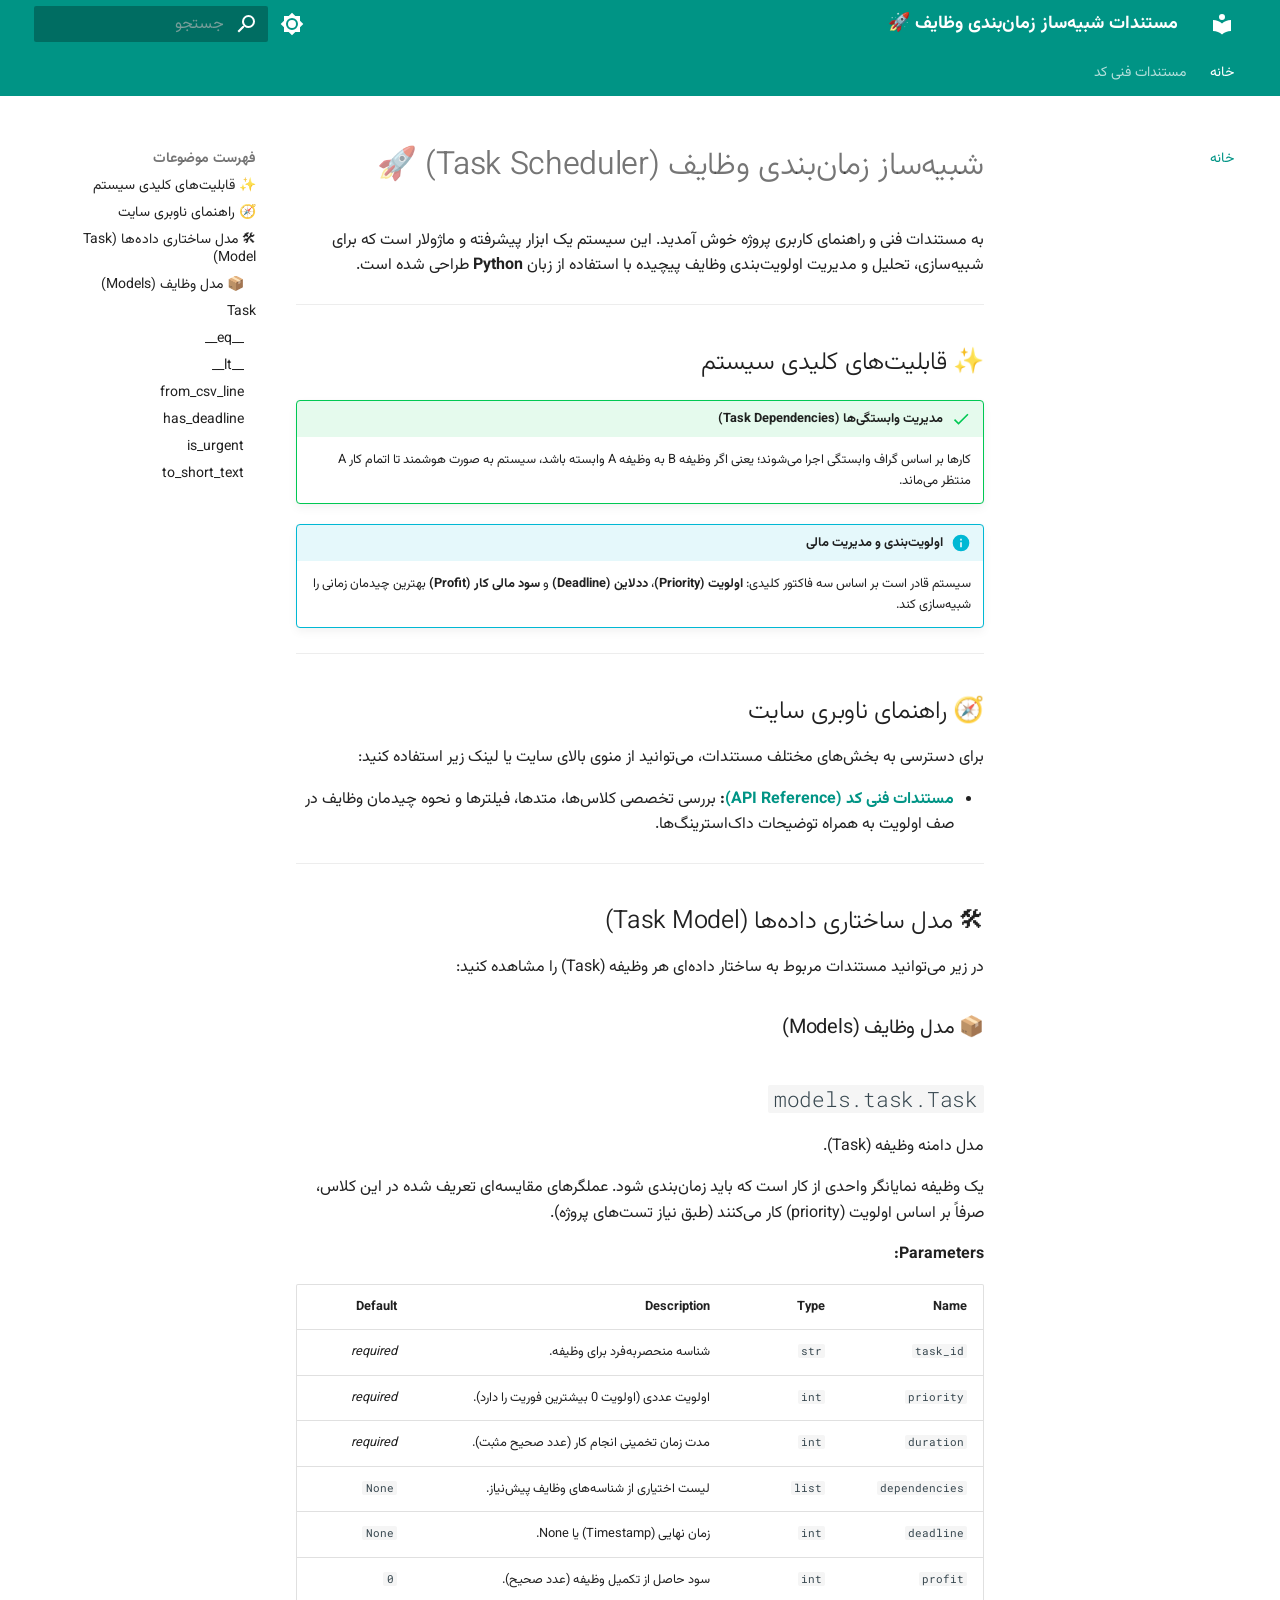
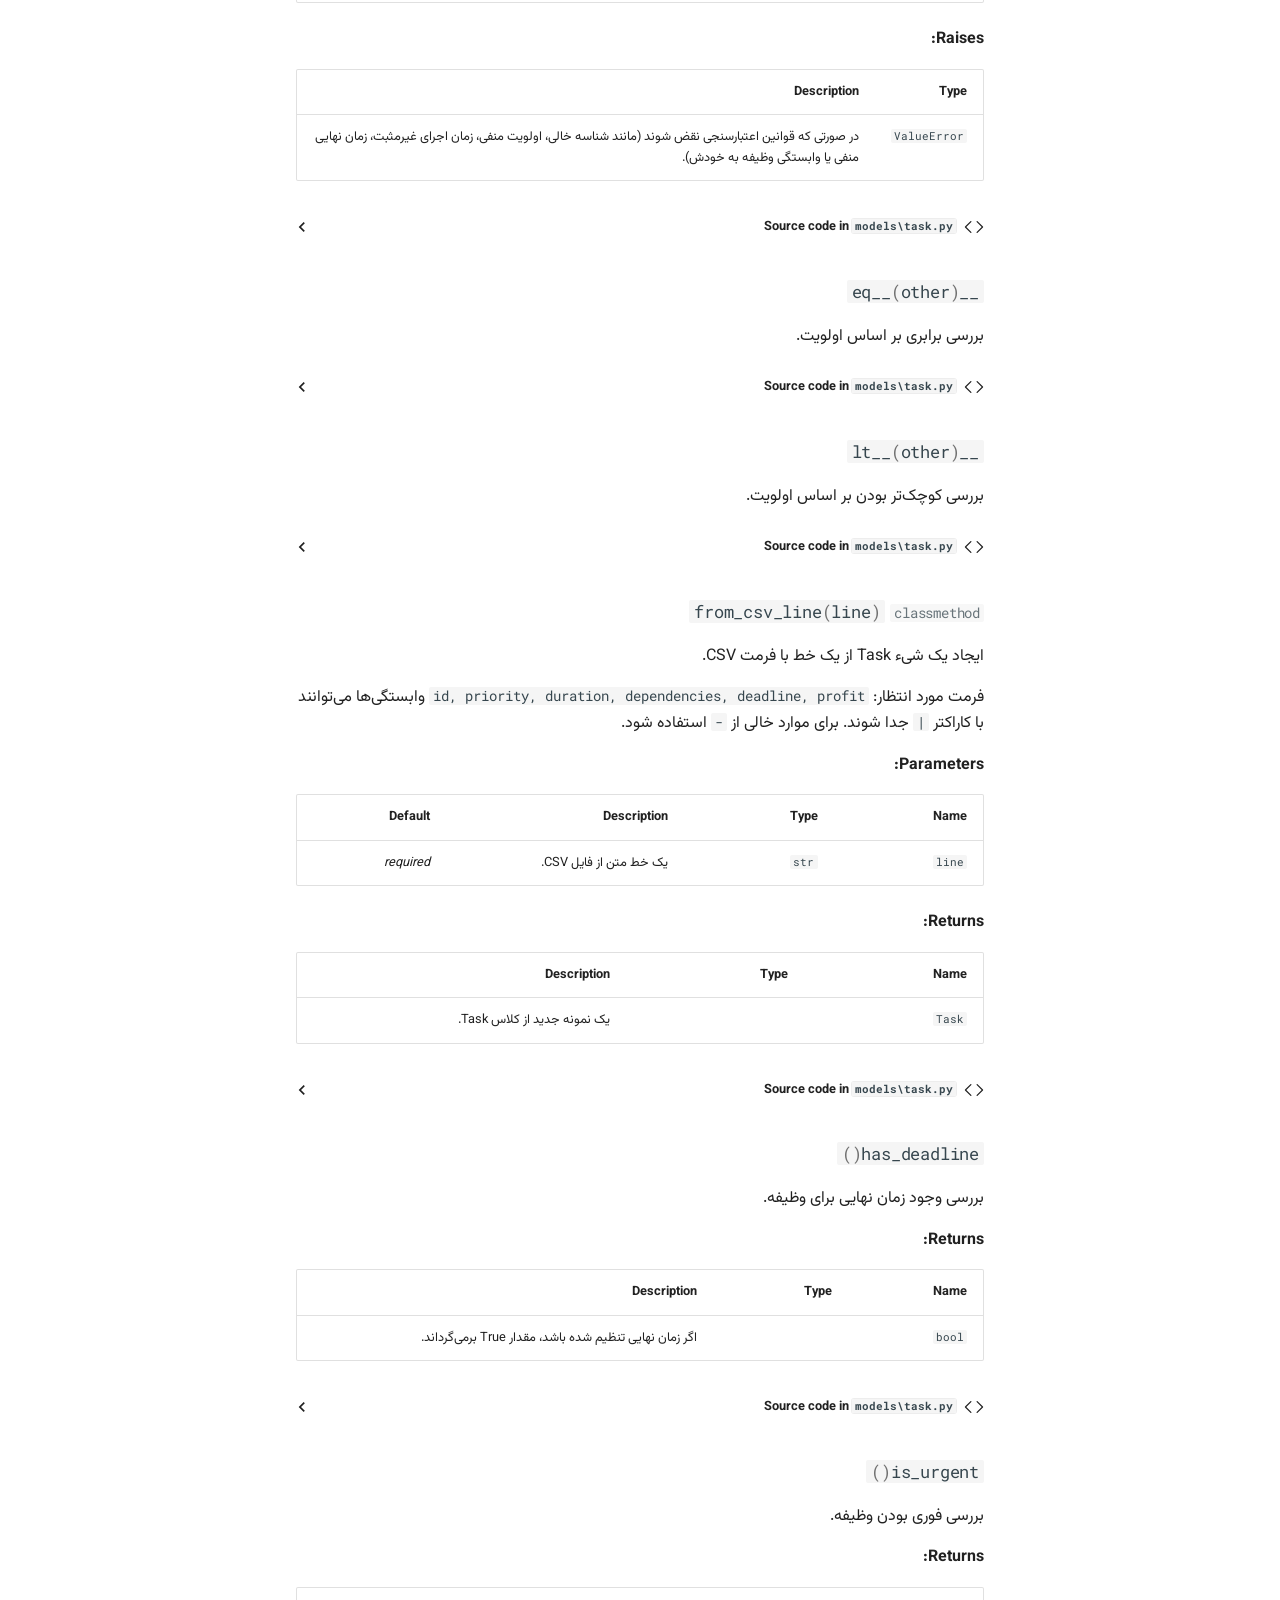
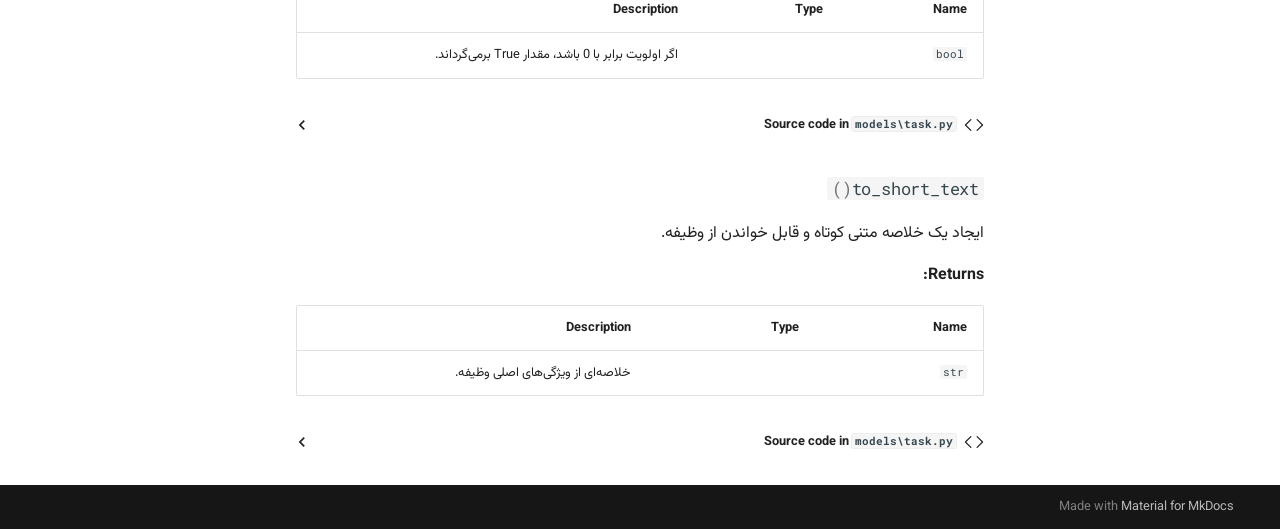
<file: index.html>
<!doctype html>
<html lang="fa" class="no-js">
  <head>
    
      <meta charset="utf-8">
      <meta name="viewport" content="width=device-width,initial-scale=1">
      
        <meta name="description" content="شبیه‌ساز هوشمند زمان‌بندی و مدیریت تسک‌ها با پایتون">
      
      
      
      
      
        <link rel="next" href="simulation/">
      
      
        
      
      
      <link rel="icon" href="assets/images/favicon.png">
      <meta name="generator" content="mkdocs-1.6.1, mkdocs-material-9.7.6">
    
    
      
        <title>مستندات شبیه‌ساز زمان‌بندی وظایف 🚀</title>
      
    
    
      <link rel="stylesheet" href="assets/stylesheets/main.484c7ddc.min.css">
      
        
        <link rel="stylesheet" href="assets/stylesheets/palette.ab4e12ef.min.css">
      
      


    
    
      
    
    
      
        
        
        <link rel="preconnect" href="https://fonts.gstatic.com" crossorigin>
        <link rel="stylesheet" href="https://fonts.googleapis.com/css?family=Vazirmatn:300,300i,400,400i,700,700i%7CRoboto+Mono:400,400i,700,700i&display=fallback">
        <style>:root{--md-text-font:"Vazirmatn";--md-code-font:"Roboto Mono"}</style>
      
    
    
      <link rel="stylesheet" href="assets/_mkdocstrings.css">
    
      <link rel="stylesheet" href="https://fonts.googleapis.com/css2?family=Vazirmatn:wght@300;400;700&display=swap">
    
    <script>__md_scope=new URL(".",location),__md_hash=e=>[...e].reduce(((e,_)=>(e<<5)-e+_.charCodeAt(0)),0),__md_get=(e,_=localStorage,t=__md_scope)=>JSON.parse(_.getItem(t.pathname+"."+e)),__md_set=(e,_,t=localStorage,a=__md_scope)=>{try{t.setItem(a.pathname+"."+e,JSON.stringify(_))}catch(e){}}</script>
    
      

    
    
  </head>
  
  
    
    
      
    
    
    
    
    <body dir="rtl" data-md-color-scheme="default" data-md-color-primary="teal" data-md-color-accent="teal">
  
    
    <input class="md-toggle" data-md-toggle="drawer" type="checkbox" id="__drawer" autocomplete="off">
    <input class="md-toggle" data-md-toggle="search" type="checkbox" id="__search" autocomplete="off">
    <label class="md-overlay" for="__drawer"></label>
    <div data-md-component="skip">
      
        
        <a href="#task-scheduler" class="md-skip">
          پرش به محتویات
        </a>
      
    </div>
    <div data-md-component="announce">
      
    </div>
    
    
      

<header class="md-header" data-md-component="header">
  <nav class="md-header__inner md-grid" aria-label="سرتیتر">
    <a href="." title="مستندات شبیه‌ساز زمان‌بندی وظایف 🚀" class="md-header__button md-logo" aria-label="مستندات شبیه‌ساز زمان‌بندی وظایف 🚀" data-md-component="logo">
      
  
  <svg xmlns="http://www.w3.org/2000/svg" viewBox="0 0 24 24"><path d="M12 8a3 3 0 0 0 3-3 3 3 0 0 0-3-3 3 3 0 0 0-3 3 3 3 0 0 0 3 3m0 3.54C9.64 9.35 6.5 8 3 8v11c3.5 0 6.64 1.35 9 3.54 2.36-2.19 5.5-3.54 9-3.54V8c-3.5 0-6.64 1.35-9 3.54"/></svg>

    </a>
    <label class="md-header__button md-icon" for="__drawer">
      
      <svg xmlns="http://www.w3.org/2000/svg" viewBox="0 0 24 24"><path d="M3 6h18v2H3zm0 5h18v2H3zm0 5h18v2H3z"/></svg>
    </label>
    <div class="md-header__title" data-md-component="header-title">
      <div class="md-header__ellipsis">
        <div class="md-header__topic">
          <span class="md-ellipsis">
            مستندات شبیه‌ساز زمان‌بندی وظایف 🚀
          </span>
        </div>
        <div class="md-header__topic" data-md-component="header-topic">
          <span class="md-ellipsis">
            
              خانه
            
          </span>
        </div>
      </div>
    </div>
    
      
        <form class="md-header__option" data-md-component="palette">
  
    
    
    
    <input class="md-option" data-md-color-media="(prefers-color-scheme: light)" data-md-color-scheme="default" data-md-color-primary="teal" data-md-color-accent="teal"  aria-label="تغییر به حالت تاریک"  type="radio" name="__palette" id="__palette_0">
    
      <label class="md-header__button md-icon" title="تغییر به حالت تاریک" for="__palette_1" hidden>
        <svg xmlns="http://www.w3.org/2000/svg" viewBox="0 0 24 24"><path d="M12 8a4 4 0 0 0-4 4 4 4 0 0 0 4 4 4 4 0 0 0 4-4 4 4 0 0 0-4-4m0 10a6 6 0 0 1-6-6 6 6 0 0 1 6-6 6 6 0 0 1 6 6 6 6 0 0 1-6 6m8-9.31V4h-4.69L12 .69 8.69 4H4v4.69L.69 12 4 15.31V20h4.69L12 23.31 15.31 20H20v-4.69L23.31 12z"/></svg>
      </label>
    
  
    
    
    
    <input class="md-option" data-md-color-media="(prefers-color-scheme: dark)" data-md-color-scheme="slate" data-md-color-primary="teal" data-md-color-accent="teal"  aria-label="تغییر به حالت روشن"  type="radio" name="__palette" id="__palette_1">
    
      <label class="md-header__button md-icon" title="تغییر به حالت روشن" for="__palette_0" hidden>
        <svg xmlns="http://www.w3.org/2000/svg" viewBox="0 0 24 24"><path d="M12 18c-.89 0-1.74-.2-2.5-.55C11.56 16.5 13 14.42 13 12s-1.44-4.5-3.5-5.45C10.26 6.2 11.11 6 12 6a6 6 0 0 1 6 6 6 6 0 0 1-6 6m8-9.31V4h-4.69L12 .69 8.69 4H4v4.69L.69 12 4 15.31V20h4.69L12 23.31 15.31 20H20v-4.69L23.31 12z"/></svg>
      </label>
    
  
</form>
      
    
    
      <script>var palette=__md_get("__palette");if(palette&&palette.color){if("(prefers-color-scheme)"===palette.color.media){var media=matchMedia("(prefers-color-scheme: light)"),input=document.querySelector(media.matches?"[data-md-color-media='(prefers-color-scheme: light)']":"[data-md-color-media='(prefers-color-scheme: dark)']");palette.color.media=input.getAttribute("data-md-color-media"),palette.color.scheme=input.getAttribute("data-md-color-scheme"),palette.color.primary=input.getAttribute("data-md-color-primary"),palette.color.accent=input.getAttribute("data-md-color-accent")}for(var[key,value]of Object.entries(palette.color))document.body.setAttribute("data-md-color-"+key,value)}</script>
    
    
    
      
      
        <label class="md-header__button md-icon" for="__search">
          
          <svg xmlns="http://www.w3.org/2000/svg" viewBox="0 0 24 24"><path d="M9.5 3A6.5 6.5 0 0 1 16 9.5c0 1.61-.59 3.09-1.56 4.23l.27.27h.79l5 5-1.5 1.5-5-5v-.79l-.27-.27A6.52 6.52 0 0 1 9.5 16 6.5 6.5 0 0 1 3 9.5 6.5 6.5 0 0 1 9.5 3m0 2C7 5 5 7 5 9.5S7 14 9.5 14 14 12 14 9.5 12 5 9.5 5"/></svg>
        </label>
        <div class="md-search" data-md-component="search" role="dialog">
  <label class="md-search__overlay" for="__search"></label>
  <div class="md-search__inner" role="search">
    <form class="md-search__form" name="search">
      <input type="text" class="md-search__input" name="query" aria-label="جستجو" placeholder="جستجو" autocapitalize="off" autocorrect="off" autocomplete="off" spellcheck="false" data-md-component="search-query" required>
      <label class="md-search__icon md-icon" for="__search">
        
        <svg xmlns="http://www.w3.org/2000/svg" viewBox="0 0 24 24"><path d="M9.5 3A6.5 6.5 0 0 1 16 9.5c0 1.61-.59 3.09-1.56 4.23l.27.27h.79l5 5-1.5 1.5-5-5v-.79l-.27-.27A6.52 6.52 0 0 1 9.5 16 6.5 6.5 0 0 1 3 9.5 6.5 6.5 0 0 1 9.5 3m0 2C7 5 5 7 5 9.5S7 14 9.5 14 14 12 14 9.5 12 5 9.5 5"/></svg>
        
        <svg xmlns="http://www.w3.org/2000/svg" viewBox="0 0 24 24"><path d="M20 11v2H8l5.5 5.5-1.42 1.42L4.16 12l7.92-7.92L13.5 5.5 8 11z"/></svg>
      </label>
      <nav class="md-search__options" aria-label="جستجو">
        
        <button type="reset" class="md-search__icon md-icon" title="بازنشانی" aria-label="بازنشانی" tabindex="-1">
          
          <svg xmlns="http://www.w3.org/2000/svg" viewBox="0 0 24 24"><path d="M19 6.41 17.59 5 12 10.59 6.41 5 5 6.41 10.59 12 5 17.59 6.41 19 12 13.41 17.59 19 19 17.59 13.41 12z"/></svg>
        </button>
      </nav>
      
        <div class="md-search__suggest" data-md-component="search-suggest"></div>
      
    </form>
    <div class="md-search__output">
      <div class="md-search__scrollwrap" tabindex="0" data-md-scrollfix>
        <div class="md-search-result" data-md-component="search-result">
          <div class="md-search-result__meta">
            راه‌اندازی جستجو
          </div>
          <ol class="md-search-result__list" role="presentation"></ol>
        </div>
      </div>
    </div>
  </div>
</div>
      
    
    
  </nav>
  
</header>
    
    <div class="md-container" data-md-component="container">
      
      
        
          
            
<nav class="md-tabs" aria-label="زبانه‌ها" data-md-component="tabs">
  <div class="md-grid">
    <ul class="md-tabs__list">
      
        
  
  
  
    
  
  
    <li class="md-tabs__item md-tabs__item--active">
      <a href="." class="md-tabs__link">
        
  
  
    
  
  خانه

      </a>
    </li>
  

      
        
  
  
  
  
    <li class="md-tabs__item">
      <a href="simulation/" class="md-tabs__link">
        
  
  
    
  
  مستندات فنی کد

      </a>
    </li>
  

      
    </ul>
  </div>
</nav>
          
        
      
      <main class="md-main" data-md-component="main">
        <div class="md-main__inner md-grid">
          
            
              
              <div class="md-sidebar md-sidebar--primary" data-md-component="sidebar" data-md-type="navigation" >
                <div class="md-sidebar__scrollwrap">
                  <div class="md-sidebar__inner">
                    


  


<nav class="md-nav md-nav--primary md-nav--lifted" aria-label="هدایت" data-md-level="0">
  <label class="md-nav__title" for="__drawer">
    <a href="." title="مستندات شبیه‌ساز زمان‌بندی وظایف 🚀" class="md-nav__button md-logo" aria-label="مستندات شبیه‌ساز زمان‌بندی وظایف 🚀" data-md-component="logo">
      
  
  <svg xmlns="http://www.w3.org/2000/svg" viewBox="0 0 24 24"><path d="M12 8a3 3 0 0 0 3-3 3 3 0 0 0-3-3 3 3 0 0 0-3 3 3 3 0 0 0 3 3m0 3.54C9.64 9.35 6.5 8 3 8v11c3.5 0 6.64 1.35 9 3.54 2.36-2.19 5.5-3.54 9-3.54V8c-3.5 0-6.64 1.35-9 3.54"/></svg>

    </a>
    مستندات شبیه‌ساز زمان‌بندی وظایف 🚀
  </label>
  
  <ul class="md-nav__list" data-md-scrollfix>
    
      
      
  
  
    
  
  
  
    <li class="md-nav__item md-nav__item--active">
      
      <input class="md-nav__toggle md-toggle" type="checkbox" id="__toc">
      
      
        
      
      
        <label class="md-nav__link md-nav__link--active" for="__toc">
          
  
  
  <span class="md-ellipsis">
    
  
    خانه
  

    
  </span>
  
  

          <span class="md-nav__icon md-icon"></span>
        </label>
      
      <a href="." class="md-nav__link md-nav__link--active">
        
  
  
  <span class="md-ellipsis">
    
  
    خانه
  

    
  </span>
  
  

      </a>
      
        

<nav class="md-nav md-nav--secondary" aria-label="فهرست موضوعات">
  
  
  
    
  
  
    <label class="md-nav__title" for="__toc">
      <span class="md-nav__icon md-icon"></span>
      فهرست موضوعات
    </label>
    <ul class="md-nav__list" data-md-component="toc" data-md-scrollfix>
      
        <li class="md-nav__item">
  <a href="#_1" class="md-nav__link">
    <span class="md-ellipsis">
      
        ✨ قابلیت‌های کلیدی سیستم
      
    </span>
  </a>
  
</li>
      
        <li class="md-nav__item">
  <a href="#_2" class="md-nav__link">
    <span class="md-ellipsis">
      
        🧭 راهنمای ناوبری سایت
      
    </span>
  </a>
  
</li>
      
        <li class="md-nav__item">
  <a href="#task-model" class="md-nav__link">
    <span class="md-ellipsis">
      
        🛠 مدل ساختاری داده‌ها (Task Model)
      
    </span>
  </a>
  
    <nav class="md-nav" aria-label="🛠 مدل ساختاری داده‌ها (Task Model)">
      <ul class="md-nav__list">
        
          <li class="md-nav__item">
  <a href="#models" class="md-nav__link">
    <span class="md-ellipsis">
      
        📦 مدل وظایف (Models)
      
    </span>
  </a>
  
</li>
        
      </ul>
    </nav>
  
</li>
      
        <li class="md-nav__item">
  <a href="#models.task.Task" class="md-nav__link">
    <span class="md-ellipsis">
      
        Task
      
    </span>
  </a>
  
    <nav class="md-nav" aria-label="Task">
      <ul class="md-nav__list">
        
          <li class="md-nav__item">
  <a href="#models.task.Task.__eq__" class="md-nav__link">
    <span class="md-ellipsis">
      
        __eq__
      
    </span>
  </a>
  
</li>
        
          <li class="md-nav__item">
  <a href="#models.task.Task.__lt__" class="md-nav__link">
    <span class="md-ellipsis">
      
        __lt__
      
    </span>
  </a>
  
</li>
        
          <li class="md-nav__item">
  <a href="#models.task.Task.from_csv_line" class="md-nav__link">
    <span class="md-ellipsis">
      
        from_csv_line
      
    </span>
  </a>
  
</li>
        
          <li class="md-nav__item">
  <a href="#models.task.Task.has_deadline" class="md-nav__link">
    <span class="md-ellipsis">
      
        has_deadline
      
    </span>
  </a>
  
</li>
        
          <li class="md-nav__item">
  <a href="#models.task.Task.is_urgent" class="md-nav__link">
    <span class="md-ellipsis">
      
        is_urgent
      
    </span>
  </a>
  
</li>
        
          <li class="md-nav__item">
  <a href="#models.task.Task.to_short_text" class="md-nav__link">
    <span class="md-ellipsis">
      
        to_short_text
      
    </span>
  </a>
  
</li>
        
      </ul>
    </nav>
  
</li>
      
    </ul>
  
</nav>
      
    </li>
  

    
      
      
  
  
  
  
    <li class="md-nav__item">
      <a href="simulation/" class="md-nav__link">
        
  
  
  <span class="md-ellipsis">
    
  
    مستندات فنی کد
  

    
  </span>
  
  

      </a>
    </li>
  

    
  </ul>
</nav>
                  </div>
                </div>
              </div>
            
            
              
              <div class="md-sidebar md-sidebar--secondary" data-md-component="sidebar" data-md-type="toc" >
                <div class="md-sidebar__scrollwrap">
                  <div class="md-sidebar__inner">
                    

<nav class="md-nav md-nav--secondary" aria-label="فهرست موضوعات">
  
  
  
    
  
  
    <label class="md-nav__title" for="__toc">
      <span class="md-nav__icon md-icon"></span>
      فهرست موضوعات
    </label>
    <ul class="md-nav__list" data-md-component="toc" data-md-scrollfix>
      
        <li class="md-nav__item">
  <a href="#_1" class="md-nav__link">
    <span class="md-ellipsis">
      
        ✨ قابلیت‌های کلیدی سیستم
      
    </span>
  </a>
  
</li>
      
        <li class="md-nav__item">
  <a href="#_2" class="md-nav__link">
    <span class="md-ellipsis">
      
        🧭 راهنمای ناوبری سایت
      
    </span>
  </a>
  
</li>
      
        <li class="md-nav__item">
  <a href="#task-model" class="md-nav__link">
    <span class="md-ellipsis">
      
        🛠 مدل ساختاری داده‌ها (Task Model)
      
    </span>
  </a>
  
    <nav class="md-nav" aria-label="🛠 مدل ساختاری داده‌ها (Task Model)">
      <ul class="md-nav__list">
        
          <li class="md-nav__item">
  <a href="#models" class="md-nav__link">
    <span class="md-ellipsis">
      
        📦 مدل وظایف (Models)
      
    </span>
  </a>
  
</li>
        
      </ul>
    </nav>
  
</li>
      
        <li class="md-nav__item">
  <a href="#models.task.Task" class="md-nav__link">
    <span class="md-ellipsis">
      
        Task
      
    </span>
  </a>
  
    <nav class="md-nav" aria-label="Task">
      <ul class="md-nav__list">
        
          <li class="md-nav__item">
  <a href="#models.task.Task.__eq__" class="md-nav__link">
    <span class="md-ellipsis">
      
        __eq__
      
    </span>
  </a>
  
</li>
        
          <li class="md-nav__item">
  <a href="#models.task.Task.__lt__" class="md-nav__link">
    <span class="md-ellipsis">
      
        __lt__
      
    </span>
  </a>
  
</li>
        
          <li class="md-nav__item">
  <a href="#models.task.Task.from_csv_line" class="md-nav__link">
    <span class="md-ellipsis">
      
        from_csv_line
      
    </span>
  </a>
  
</li>
        
          <li class="md-nav__item">
  <a href="#models.task.Task.has_deadline" class="md-nav__link">
    <span class="md-ellipsis">
      
        has_deadline
      
    </span>
  </a>
  
</li>
        
          <li class="md-nav__item">
  <a href="#models.task.Task.is_urgent" class="md-nav__link">
    <span class="md-ellipsis">
      
        is_urgent
      
    </span>
  </a>
  
</li>
        
          <li class="md-nav__item">
  <a href="#models.task.Task.to_short_text" class="md-nav__link">
    <span class="md-ellipsis">
      
        to_short_text
      
    </span>
  </a>
  
</li>
        
      </ul>
    </nav>
  
</li>
      
    </ul>
  
</nav>
                  </div>
                </div>
              </div>
            
          
          
            <div class="md-content" data-md-component="content">
              
              <article class="md-content__inner md-typeset">
                
                  



<h1 id="task-scheduler">شبیه‌ساز زمان‌بندی وظایف (Task Scheduler) 🚀<a class="headerlink" href="#task-scheduler" title="Permanent link">&para;</a></h1>
<p>به مستندات فنی و راهنمای کاربری پروژه خوش آمدید. این سیستم یک ابزار پیشرفته و ماژولار است که برای شبیه‌سازی، تحلیل و مدیریت اولویت‌بندی وظایف پیچیده با استفاده از زبان <strong>Python</strong> طراحی شده است.</p>
<hr />
<h2 id="_1">✨ قابلیت‌های کلیدی سیستم<a class="headerlink" href="#_1" title="Permanent link">&para;</a></h2>
<div class="admonition success">
<p class="admonition-title">مدیریت وابستگی‌ها (Task Dependencies)</p>
<p>کارها بر اساس گراف وابستگی اجرا می‌شوند؛ یعنی اگر وظیفه B به وظیفه A وابسته باشد، سیستم به صورت هوشمند تا اتمام کار A منتظر می‌ماند.</p>
</div>
<div class="admonition info">
<p class="admonition-title">اولویت‌بندی و مدیریت مالی</p>
<p>سیستم قادر است بر اساس سه فاکتور کلیدی: <strong>اولویت (Priority)</strong>، <strong>ددلاین (Deadline)</strong> و <strong>سود مالی کار (Profit)</strong> بهترین چیدمان زمانی را شبیه‌سازی کند.</p>
</div>
<hr />
<h2 id="_2">🧭 راهنمای ناوبری سایت<a class="headerlink" href="#_2" title="Permanent link">&para;</a></h2>
<p>برای دسترسی به بخش‌های مختلف مستندات، می‌توانید از منوی بالای سایت یا لینک زیر استفاده کنید:</p>
<ul>
<li><strong><a href="simulation/">مستندات فنی کد (API Reference)</a>:</strong> بررسی تخصصی کلاس‌ها، متدها، فیلترها و نحوه چیدمان وظایف در صف اولویت به همراه توضیحات داک‌استرینگ‌ها.</li>
</ul>
<hr />
<h2 id="task-model">🛠 مدل ساختاری داده‌ها (Task Model)<a class="headerlink" href="#task-model" title="Permanent link">&para;</a></h2>
<p>در زیر می‌توانید مستندات مربوط به ساختار داده‌ای هر وظیفه (Task) را مشاهده کنید:</p>
<h3 id="models">📦 مدل وظایف (Models)<a class="headerlink" href="#models" title="Permanent link">&para;</a></h3>


<div class="doc doc-object doc-class">



<h2 id="models.task.Task" class="doc doc-heading">
            <code>models.task.Task</code>


<a href="#models.task.Task" class="headerlink" title="Permanent link">&para;</a></h2>


    <div class="doc doc-contents first">



        <p>مدل دامنه وظیفه (Task).</p>
<p>یک وظیفه نمایانگر واحدی از کار است که باید زمان‌بندی شود. عملگرهای مقایسه‌ای
تعریف شده در این کلاس، صرفاً بر اساس اولویت (priority) کار می‌کنند (طبق نیاز تست‌های پروژه).</p>


<p><span class="doc-section-title">Parameters:</span></p>
    <table>
      <thead>
        <tr>
          <th>Name</th>
          <th>Type</th>
          <th>Description</th>
          <th>Default</th>
        </tr>
      </thead>
      <tbody>
          <tr class="doc-section-item">
            <td>
                <code>task_id</code>
            </td>
            <td>
                  <code><span title="str">str</span></code>
            </td>
            <td>
              <div class="doc-md-description">
                <p>شناسه منحصربه‌فرد برای وظیفه.</p>
              </div>
            </td>
            <td>
                <em>required</em>
            </td>
          </tr>
          <tr class="doc-section-item">
            <td>
                <code>priority</code>
            </td>
            <td>
                  <code><span title="int">int</span></code>
            </td>
            <td>
              <div class="doc-md-description">
                <p>اولویت عددی (اولویت 0 بیشترین فوریت را دارد).</p>
              </div>
            </td>
            <td>
                <em>required</em>
            </td>
          </tr>
          <tr class="doc-section-item">
            <td>
                <code>duration</code>
            </td>
            <td>
                  <code><span title="int">int</span></code>
            </td>
            <td>
              <div class="doc-md-description">
                <p>مدت زمان تخمینی انجام کار (عدد صحیح مثبت).</p>
              </div>
            </td>
            <td>
                <em>required</em>
            </td>
          </tr>
          <tr class="doc-section-item">
            <td>
                <code>dependencies</code>
            </td>
            <td>
                  <code><span title="list">list</span></code>
            </td>
            <td>
              <div class="doc-md-description">
                <p>لیست اختیاری از شناسه‌های وظایف پیش‌نیاز.</p>
              </div>
            </td>
            <td>
                  <code>None</code>
            </td>
          </tr>
          <tr class="doc-section-item">
            <td>
                <code>deadline</code>
            </td>
            <td>
                  <code><span title="int">int</span></code>
            </td>
            <td>
              <div class="doc-md-description">
                <p>زمان نهایی (Timestamp) یا None.</p>
              </div>
            </td>
            <td>
                  <code>None</code>
            </td>
          </tr>
          <tr class="doc-section-item">
            <td>
                <code>profit</code>
            </td>
            <td>
                  <code><span title="int">int</span></code>
            </td>
            <td>
              <div class="doc-md-description">
                <p>سود حاصل از تکمیل وظیفه (عدد صحیح).</p>
              </div>
            </td>
            <td>
                  <code>0</code>
            </td>
          </tr>
      </tbody>
    </table>


<p><span class="doc-section-title">Raises:</span></p>
    <table>
      <thead>
        <tr>
          <th>Type</th>
          <th>Description</th>
        </tr>
      </thead>
      <tbody>
          <tr class="doc-section-item">
            <td>
                  <code><span title="ValueError">ValueError</span></code>
            </td>
            <td>
              <div class="doc-md-description">
                <p>در صورتی که قوانین اعتبارسنجی نقض شوند (مانند شناسه خالی، اولویت منفی، 
زمان اجرای غیرمثبت، زمان نهایی منفی یا وابستگی وظیفه به خودش).</p>
              </div>
            </td>
          </tr>
      </tbody>
    </table>








              <details class="mkdocstrings-source">
                <summary>Source code in <code>models\task.py</code></summary>
                <div class="highlight"><table class="highlighttable"><tr><td class="linenos"><div class="linenodiv"><pre><span></span><span class="normal">  4</span>
<span class="normal">  5</span>
<span class="normal">  6</span>
<span class="normal">  7</span>
<span class="normal">  8</span>
<span class="normal">  9</span>
<span class="normal"> 10</span>
<span class="normal"> 11</span>
<span class="normal"> 12</span>
<span class="normal"> 13</span>
<span class="normal"> 14</span>
<span class="normal"> 15</span>
<span class="normal"> 16</span>
<span class="normal"> 17</span>
<span class="normal"> 18</span>
<span class="normal"> 19</span>
<span class="normal"> 20</span>
<span class="normal"> 21</span>
<span class="normal"> 22</span>
<span class="normal"> 23</span>
<span class="normal"> 24</span>
<span class="normal"> 25</span>
<span class="normal"> 26</span>
<span class="normal"> 27</span>
<span class="normal"> 28</span>
<span class="normal"> 29</span>
<span class="normal"> 30</span>
<span class="normal"> 31</span>
<span class="normal"> 32</span>
<span class="normal"> 33</span>
<span class="normal"> 34</span>
<span class="normal"> 35</span>
<span class="normal"> 36</span>
<span class="normal"> 37</span>
<span class="normal"> 38</span>
<span class="normal"> 39</span>
<span class="normal"> 40</span>
<span class="normal"> 41</span>
<span class="normal"> 42</span>
<span class="normal"> 43</span>
<span class="normal"> 44</span>
<span class="normal"> 45</span>
<span class="normal"> 46</span>
<span class="normal"> 47</span>
<span class="normal"> 48</span>
<span class="normal"> 49</span>
<span class="normal"> 50</span>
<span class="normal"> 51</span>
<span class="normal"> 52</span>
<span class="normal"> 53</span>
<span class="normal"> 54</span>
<span class="normal"> 55</span>
<span class="normal"> 56</span>
<span class="normal"> 57</span>
<span class="normal"> 58</span>
<span class="normal"> 59</span>
<span class="normal"> 60</span>
<span class="normal"> 61</span>
<span class="normal"> 62</span>
<span class="normal"> 63</span>
<span class="normal"> 64</span>
<span class="normal"> 65</span>
<span class="normal"> 66</span>
<span class="normal"> 67</span>
<span class="normal"> 68</span>
<span class="normal"> 69</span>
<span class="normal"> 70</span>
<span class="normal"> 71</span>
<span class="normal"> 72</span>
<span class="normal"> 73</span>
<span class="normal"> 74</span>
<span class="normal"> 75</span>
<span class="normal"> 76</span>
<span class="normal"> 77</span>
<span class="normal"> 78</span>
<span class="normal"> 79</span>
<span class="normal"> 80</span>
<span class="normal"> 81</span>
<span class="normal"> 82</span>
<span class="normal"> 83</span>
<span class="normal"> 84</span>
<span class="normal"> 85</span>
<span class="normal"> 86</span>
<span class="normal"> 87</span>
<span class="normal"> 88</span>
<span class="normal"> 89</span>
<span class="normal"> 90</span>
<span class="normal"> 91</span>
<span class="normal"> 92</span>
<span class="normal"> 93</span>
<span class="normal"> 94</span>
<span class="normal"> 95</span>
<span class="normal"> 96</span>
<span class="normal"> 97</span>
<span class="normal"> 98</span>
<span class="normal"> 99</span>
<span class="normal">100</span>
<span class="normal">101</span>
<span class="normal">102</span>
<span class="normal">103</span>
<span class="normal">104</span>
<span class="normal">105</span>
<span class="normal">106</span>
<span class="normal">107</span>
<span class="normal">108</span>
<span class="normal">109</span>
<span class="normal">110</span>
<span class="normal">111</span>
<span class="normal">112</span>
<span class="normal">113</span>
<span class="normal">114</span>
<span class="normal">115</span>
<span class="normal">116</span>
<span class="normal">117</span>
<span class="normal">118</span>
<span class="normal">119</span>
<span class="normal">120</span>
<span class="normal">121</span>
<span class="normal">122</span>
<span class="normal">123</span>
<span class="normal">124</span>
<span class="normal">125</span>
<span class="normal">126</span>
<span class="normal">127</span>
<span class="normal">128</span>
<span class="normal">129</span>
<span class="normal">130</span>
<span class="normal">131</span>
<span class="normal">132</span>
<span class="normal">133</span>
<span class="normal">134</span>
<span class="normal">135</span>
<span class="normal">136</span>
<span class="normal">137</span>
<span class="normal">138</span>
<span class="normal">139</span></pre></div></td><td class="code"><div><pre><span></span><code><span class="nd">@total_ordering</span>
<span class="k">class</span><span class="w"> </span><span class="nc">Task</span><span class="p">:</span>
<span class="w">    </span><span class="sd">&quot;&quot;&quot;مدل دامنه وظیفه (Task).</span>

<span class="sd">    یک وظیفه نمایانگر واحدی از کار است که باید زمان‌بندی شود. عملگرهای مقایسه‌ای</span>
<span class="sd">    تعریف شده در این کلاس، صرفاً بر اساس اولویت (priority) کار می‌کنند (طبق نیاز تست‌های پروژه).</span>

<span class="sd">    Args:</span>
<span class="sd">        task_id (str): شناسه منحصربه‌فرد برای وظیفه.</span>
<span class="sd">        priority (int): اولویت عددی (اولویت 0 بیشترین فوریت را دارد).</span>
<span class="sd">        duration (int): مدت زمان تخمینی انجام کار (عدد صحیح مثبت).</span>
<span class="sd">        dependencies (list, optional): لیست اختیاری از شناسه‌های وظایف پیش‌نیاز.</span>
<span class="sd">        deadline (int, optional): زمان نهایی (Timestamp) یا None.</span>
<span class="sd">        profit (int, optional): سود حاصل از تکمیل وظیفه (عدد صحیح).</span>

<span class="sd">    Raises:</span>
<span class="sd">        ValueError: در صورتی که قوانین اعتبارسنجی نقض شوند (مانند شناسه خالی، اولویت منفی، </span>
<span class="sd">            زمان اجرای غیرمثبت، زمان نهایی منفی یا وابستگی وظیفه به خودش).</span>
<span class="sd">    &quot;&quot;&quot;</span>

    <span class="k">def</span><span class="w"> </span><span class="fm">__init__</span><span class="p">(</span><span class="bp">self</span><span class="p">,</span> <span class="n">task_id</span><span class="p">,</span> <span class="n">priority</span><span class="p">,</span> <span class="n">duration</span><span class="p">,</span> <span class="n">dependencies</span><span class="o">=</span><span class="kc">None</span><span class="p">,</span> <span class="n">deadline</span><span class="o">=</span><span class="kc">None</span><span class="p">,</span> <span class="n">profit</span><span class="o">=</span><span class="mi">0</span><span class="p">):</span>
        <span class="k">if</span> <span class="n">dependencies</span> <span class="ow">is</span> <span class="kc">None</span><span class="p">:</span>
            <span class="n">dependencies</span> <span class="o">=</span> <span class="p">[]</span>

        <span class="bp">self</span><span class="o">.</span><span class="n">task_id</span> <span class="o">=</span> <span class="n">task_id</span><span class="o">.</span><span class="n">strip</span><span class="p">()</span>
        <span class="bp">self</span><span class="o">.</span><span class="n">priority</span> <span class="o">=</span> <span class="n">priority</span>
        <span class="bp">self</span><span class="o">.</span><span class="n">duration</span> <span class="o">=</span> <span class="n">duration</span>
        <span class="bp">self</span><span class="o">.</span><span class="n">dependencies</span> <span class="o">=</span> <span class="n">dependencies</span>
        <span class="bp">self</span><span class="o">.</span><span class="n">deadline</span> <span class="o">=</span> <span class="n">deadline</span>
        <span class="bp">self</span><span class="o">.</span><span class="n">profit</span> <span class="o">=</span> <span class="n">profit</span>

        <span class="c1"># اجرای اعتبارسنجی در هنگام نمونه‌سازی</span>
        <span class="bp">self</span><span class="o">.</span><span class="n">_validate</span><span class="p">()</span>

    <span class="k">def</span><span class="w"> </span><span class="nf">_validate</span><span class="p">(</span><span class="bp">self</span><span class="p">):</span>
<span class="w">        </span><span class="sd">&quot;&quot;&quot;اعتبارسنجی داخلی فیلدهای وظیفه.</span>

<span class="sd">        رشته‌های وابستگی را پاک‌سازی کرده و قوانین اصلی داده‌ها را بررسی می‌کند.</span>
<span class="sd">        &quot;&quot;&quot;</span>

        <span class="c1"># پاک‌سازی لیست وابستگی‌ها از فضاهای خالی</span>
        <span class="n">clean_deps</span> <span class="o">=</span> <span class="p">[]</span>
        <span class="k">for</span> <span class="n">d</span> <span class="ow">in</span> <span class="bp">self</span><span class="o">.</span><span class="n">dependencies</span><span class="p">:</span>
            <span class="n">d</span> <span class="o">=</span> <span class="n">d</span><span class="o">.</span><span class="n">strip</span><span class="p">()</span>
            <span class="k">if</span> <span class="n">d</span><span class="p">:</span>
                <span class="n">clean_deps</span><span class="o">.</span><span class="n">append</span><span class="p">(</span><span class="n">d</span><span class="p">)</span>
        <span class="bp">self</span><span class="o">.</span><span class="n">dependencies</span> <span class="o">=</span> <span class="n">clean_deps</span>

        <span class="c1"># بررسی خالی نبودن شناسه</span>
        <span class="k">if</span> <span class="bp">self</span><span class="o">.</span><span class="n">task_id</span> <span class="o">==</span> <span class="s2">&quot;&quot;</span><span class="p">:</span>
            <span class="k">raise</span> <span class="ne">ValueError</span><span class="p">(</span><span class="s2">&quot;Task id cannot be empty&quot;</span><span class="p">)</span>

        <span class="c1"># اولویت نمی‌تواند عدد منفی باشد</span>
        <span class="k">if</span> <span class="bp">self</span><span class="o">.</span><span class="n">priority</span> <span class="o">&lt;</span> <span class="mi">0</span><span class="p">:</span>
            <span class="k">raise</span> <span class="ne">ValueError</span><span class="p">(</span><span class="s2">&quot;Priority must be &gt;= 0&quot;</span><span class="p">)</span>

        <span class="c1"># مدت زمان اجرا باید حتماً بزرگتر از صفر باشد</span>
        <span class="k">if</span> <span class="bp">self</span><span class="o">.</span><span class="n">duration</span> <span class="o">&lt;=</span> <span class="mi">0</span><span class="p">:</span>
            <span class="k">raise</span> <span class="ne">ValueError</span><span class="p">(</span><span class="s2">&quot;Duration must be &gt; 0&quot;</span><span class="p">)</span>

        <span class="c1"># زمان نهایی در صورت وجود نباید منفی باشد</span>
        <span class="k">if</span> <span class="bp">self</span><span class="o">.</span><span class="n">deadline</span> <span class="ow">is</span> <span class="ow">not</span> <span class="kc">None</span> <span class="ow">and</span> <span class="bp">self</span><span class="o">.</span><span class="n">deadline</span> <span class="o">&lt;</span> <span class="mi">0</span><span class="p">:</span>
            <span class="k">raise</span> <span class="ne">ValueError</span><span class="p">(</span><span class="s2">&quot;Deadline cannot be negative&quot;</span><span class="p">)</span>

        <span class="c1"># یک وظیفه نمی‌تواند به خودش وابسته باشد</span>
        <span class="k">if</span> <span class="bp">self</span><span class="o">.</span><span class="n">task_id</span> <span class="ow">in</span> <span class="bp">self</span><span class="o">.</span><span class="n">dependencies</span><span class="p">:</span>
            <span class="k">raise</span> <span class="ne">ValueError</span><span class="p">(</span><span class="s2">&quot;Task cannot depend on itself&quot;</span><span class="p">)</span>

    <span class="k">def</span><span class="w"> </span><span class="fm">__lt__</span><span class="p">(</span><span class="bp">self</span><span class="p">,</span> <span class="n">other</span><span class="p">):</span>
<span class="w">        </span><span class="sd">&quot;&quot;&quot;بررسی کوچک‌تر بودن بر اساس اولویت.&quot;&quot;&quot;</span>
        <span class="k">return</span> <span class="bp">self</span><span class="o">.</span><span class="n">priority</span> <span class="o">&lt;</span> <span class="n">other</span><span class="o">.</span><span class="n">priority</span>

    <span class="k">def</span><span class="w"> </span><span class="fm">__eq__</span><span class="p">(</span><span class="bp">self</span><span class="p">,</span> <span class="n">other</span><span class="p">):</span>
<span class="w">        </span><span class="sd">&quot;&quot;&quot;بررسی برابری بر اساس اولویت.&quot;&quot;&quot;</span>
        <span class="k">return</span> <span class="bp">self</span><span class="o">.</span><span class="n">priority</span> <span class="o">==</span> <span class="n">other</span><span class="o">.</span><span class="n">priority</span>

    <span class="k">def</span><span class="w"> </span><span class="nf">is_urgent</span><span class="p">(</span><span class="bp">self</span><span class="p">):</span>
<span class="w">        </span><span class="sd">&quot;&quot;&quot;بررسی فوری بودن وظیفه.</span>

<span class="sd">        Returns:</span>
<span class="sd">            bool: اگر اولویت برابر با 0 باشد، مقدار True برمی‌گرداند.</span>
<span class="sd">        &quot;&quot;&quot;</span>
        <span class="k">return</span> <span class="bp">self</span><span class="o">.</span><span class="n">priority</span> <span class="o">==</span> <span class="mi">0</span>

    <span class="k">def</span><span class="w"> </span><span class="nf">has_deadline</span><span class="p">(</span><span class="bp">self</span><span class="p">):</span>
<span class="w">        </span><span class="sd">&quot;&quot;&quot;بررسی وجود زمان نهایی برای وظیفه.</span>

<span class="sd">        Returns:</span>
<span class="sd">            bool: اگر زمان نهایی تنظیم شده باشد، مقدار True برمی‌گرداند.</span>
<span class="sd">        &quot;&quot;&quot;</span>
        <span class="k">return</span> <span class="bp">self</span><span class="o">.</span><span class="n">deadline</span> <span class="ow">is</span> <span class="ow">not</span> <span class="kc">None</span>

    <span class="nd">@classmethod</span>
    <span class="k">def</span><span class="w"> </span><span class="nf">from_csv_line</span><span class="p">(</span><span class="bp">cls</span><span class="p">,</span> <span class="n">line</span><span class="p">):</span>
<span class="w">        </span><span class="sd">&quot;&quot;&quot;ایجاد یک شیء Task از یک خط با فرمت CSV.</span>

<span class="sd">        فرمت مورد انتظار: ``id, priority, duration, dependencies, deadline, profit``</span>
<span class="sd">        وابستگی‌ها می‌توانند با کاراکتر ``|`` جدا شوند. برای موارد خالی از ``-`` استفاده شود.</span>

<span class="sd">        Args:</span>
<span class="sd">            line (str): یک خط متن از فایل CSV.</span>

<span class="sd">        Returns:</span>
<span class="sd">            Task: یک نمونه جدید از کلاس Task.</span>
<span class="sd">        &quot;&quot;&quot;</span>
        <span class="n">parts</span> <span class="o">=</span> <span class="n">line</span><span class="o">.</span><span class="n">split</span><span class="p">(</span><span class="s2">&quot;,&quot;</span><span class="p">)</span>
        <span class="n">task_id</span> <span class="o">=</span> <span class="n">parts</span><span class="p">[</span><span class="mi">0</span><span class="p">]</span><span class="o">.</span><span class="n">strip</span><span class="p">()</span>
        <span class="n">priority</span> <span class="o">=</span> <span class="nb">int</span><span class="p">(</span><span class="n">parts</span><span class="p">[</span><span class="mi">1</span><span class="p">])</span>
        <span class="n">duration</span> <span class="o">=</span> <span class="nb">int</span><span class="p">(</span><span class="n">parts</span><span class="p">[</span><span class="mi">2</span><span class="p">])</span>

        <span class="c1"># پردازش وابستگی‌ها</span>
        <span class="n">dependencies</span> <span class="o">=</span> <span class="p">[]</span>
        <span class="k">if</span> <span class="nb">len</span><span class="p">(</span><span class="n">parts</span><span class="p">)</span> <span class="o">&gt;</span> <span class="mi">3</span> <span class="ow">and</span> <span class="n">parts</span><span class="p">[</span><span class="mi">3</span><span class="p">]</span> <span class="o">!=</span> <span class="s2">&quot;-&quot;</span><span class="p">:</span>
            <span class="n">dependencies</span> <span class="o">=</span> <span class="n">parts</span><span class="p">[</span><span class="mi">3</span><span class="p">]</span><span class="o">.</span><span class="n">split</span><span class="p">(</span><span class="s2">&quot;|&quot;</span><span class="p">)</span>

        <span class="c1"># پردازش زمان نهایی</span>
        <span class="n">deadline</span> <span class="o">=</span> <span class="kc">None</span>
        <span class="k">if</span> <span class="nb">len</span><span class="p">(</span><span class="n">parts</span><span class="p">)</span> <span class="o">&gt;</span> <span class="mi">4</span> <span class="ow">and</span> <span class="n">parts</span><span class="p">[</span><span class="mi">4</span><span class="p">]</span> <span class="o">!=</span> <span class="s2">&quot;-&quot;</span><span class="p">:</span>
            <span class="n">deadline</span> <span class="o">=</span> <span class="nb">int</span><span class="p">(</span><span class="n">parts</span><span class="p">[</span><span class="mi">4</span><span class="p">])</span>

        <span class="c1"># پردازش سود</span>
        <span class="n">profit</span> <span class="o">=</span> <span class="mi">0</span>
        <span class="k">if</span> <span class="nb">len</span><span class="p">(</span><span class="n">parts</span><span class="p">)</span> <span class="o">&gt;</span> <span class="mi">5</span> <span class="ow">and</span> <span class="n">parts</span><span class="p">[</span><span class="mi">5</span><span class="p">]</span> <span class="o">!=</span> <span class="s2">&quot;-&quot;</span><span class="p">:</span>
            <span class="n">profit</span> <span class="o">=</span> <span class="nb">int</span><span class="p">(</span><span class="n">parts</span><span class="p">[</span><span class="mi">5</span><span class="p">])</span>

        <span class="k">return</span> <span class="bp">cls</span><span class="p">(</span><span class="n">task_id</span><span class="p">,</span> <span class="n">priority</span><span class="p">,</span> <span class="n">duration</span><span class="p">,</span> <span class="n">dependencies</span><span class="p">,</span> <span class="n">deadline</span><span class="p">,</span> <span class="n">profit</span><span class="p">)</span>

    <span class="k">def</span><span class="w"> </span><span class="nf">to_short_text</span><span class="p">(</span><span class="bp">self</span><span class="p">):</span>
<span class="w">        </span><span class="sd">&quot;&quot;&quot;ایجاد یک خلاصه متنی کوتاه و قابل خواندن از وظیفه.</span>

<span class="sd">        Returns:</span>
<span class="sd">            str: خلاصه‌ای از ویژگی‌های اصلی وظیفه.</span>
<span class="sd">        &quot;&quot;&quot;</span>
        <span class="n">deps</span> <span class="o">=</span> <span class="s2">&quot;-&quot;</span> <span class="k">if</span> <span class="ow">not</span> <span class="bp">self</span><span class="o">.</span><span class="n">dependencies</span> <span class="k">else</span> <span class="s2">&quot;|&quot;</span><span class="o">.</span><span class="n">join</span><span class="p">(</span><span class="bp">self</span><span class="o">.</span><span class="n">dependencies</span><span class="p">)</span>
        <span class="n">dl</span> <span class="o">=</span> <span class="s2">&quot;-&quot;</span> <span class="k">if</span> <span class="bp">self</span><span class="o">.</span><span class="n">deadline</span> <span class="ow">is</span> <span class="kc">None</span> <span class="k">else</span> <span class="nb">str</span><span class="p">(</span><span class="bp">self</span><span class="o">.</span><span class="n">deadline</span><span class="p">)</span>
        <span class="k">return</span> <span class="sa">f</span><span class="s2">&quot;</span><span class="si">{</span><span class="bp">self</span><span class="o">.</span><span class="n">task_id</span><span class="si">}</span><span class="s2"> (p=</span><span class="si">{</span><span class="bp">self</span><span class="o">.</span><span class="n">priority</span><span class="si">}</span><span class="s2">, d=</span><span class="si">{</span><span class="bp">self</span><span class="o">.</span><span class="n">duration</span><span class="si">}</span><span class="s2">, deps=</span><span class="si">{</span><span class="n">deps</span><span class="si">}</span><span class="s2">, dl=</span><span class="si">{</span><span class="n">dl</span><span class="si">}</span><span class="s2">, profit=</span><span class="si">{</span><span class="bp">self</span><span class="o">.</span><span class="n">profit</span><span class="si">}</span><span class="s2">)&quot;</span>
</code></pre></div></td></tr></table></div>
              </details>



<div class="doc doc-children">










<div class="doc doc-object doc-function">


<h3 id="models.task.Task.__eq__" class="doc doc-heading">
            <code class="highlight language-python"><span class="fm">__eq__</span><span class="p">(</span><span class="n">other</span><span class="p">)</span></code>

<a href="#models.task.Task.__eq__" class="headerlink" title="Permanent link">&para;</a></h3>


    <div class="doc doc-contents ">

        <p>بررسی برابری بر اساس اولویت.</p>


            <details class="mkdocstrings-source">
              <summary>Source code in <code>models\task.py</code></summary>
              <div class="highlight"><table class="highlighttable"><tr><td class="linenos"><div class="linenodiv"><pre><span></span><span class="normal">76</span>
<span class="normal">77</span>
<span class="normal">78</span></pre></div></td><td class="code"><div><pre><span></span><code><span class="k">def</span><span class="w"> </span><span class="fm">__eq__</span><span class="p">(</span><span class="bp">self</span><span class="p">,</span> <span class="n">other</span><span class="p">):</span>
<span class="w">    </span><span class="sd">&quot;&quot;&quot;بررسی برابری بر اساس اولویت.&quot;&quot;&quot;</span>
    <span class="k">return</span> <span class="bp">self</span><span class="o">.</span><span class="n">priority</span> <span class="o">==</span> <span class="n">other</span><span class="o">.</span><span class="n">priority</span>
</code></pre></div></td></tr></table></div>
            </details>
    </div>

</div>

<div class="doc doc-object doc-function">


<h3 id="models.task.Task.__lt__" class="doc doc-heading">
            <code class="highlight language-python"><span class="fm">__lt__</span><span class="p">(</span><span class="n">other</span><span class="p">)</span></code>

<a href="#models.task.Task.__lt__" class="headerlink" title="Permanent link">&para;</a></h3>


    <div class="doc doc-contents ">

        <p>بررسی کوچک‌تر بودن بر اساس اولویت.</p>


            <details class="mkdocstrings-source">
              <summary>Source code in <code>models\task.py</code></summary>
              <div class="highlight"><table class="highlighttable"><tr><td class="linenos"><div class="linenodiv"><pre><span></span><span class="normal">72</span>
<span class="normal">73</span>
<span class="normal">74</span></pre></div></td><td class="code"><div><pre><span></span><code><span class="k">def</span><span class="w"> </span><span class="fm">__lt__</span><span class="p">(</span><span class="bp">self</span><span class="p">,</span> <span class="n">other</span><span class="p">):</span>
<span class="w">    </span><span class="sd">&quot;&quot;&quot;بررسی کوچک‌تر بودن بر اساس اولویت.&quot;&quot;&quot;</span>
    <span class="k">return</span> <span class="bp">self</span><span class="o">.</span><span class="n">priority</span> <span class="o">&lt;</span> <span class="n">other</span><span class="o">.</span><span class="n">priority</span>
</code></pre></div></td></tr></table></div>
            </details>
    </div>

</div>

<div class="doc doc-object doc-function">


<h3 id="models.task.Task.from_csv_line" class="doc doc-heading">
            <code class="highlight language-python"><span class="n">from_csv_line</span><span class="p">(</span><span class="n">line</span><span class="p">)</span></code>

  <span class="doc doc-labels">
      <small class="doc doc-label doc-label-classmethod"><code>classmethod</code></small>
  </span>

<a href="#models.task.Task.from_csv_line" class="headerlink" title="Permanent link">&para;</a></h3>


    <div class="doc doc-contents ">

        <p>ایجاد یک شیء Task از یک خط با فرمت CSV.</p>
<p>فرمت مورد انتظار: <code>id, priority, duration, dependencies, deadline, profit</code>
وابستگی‌ها می‌توانند با کاراکتر <code>|</code> جدا شوند. برای موارد خالی از <code>-</code> استفاده شود.</p>


<p><span class="doc-section-title">Parameters:</span></p>
    <table>
      <thead>
        <tr>
          <th>Name</th>
          <th>Type</th>
          <th>Description</th>
          <th>Default</th>
        </tr>
      </thead>
      <tbody>
          <tr class="doc-section-item">
            <td>
                <code>line</code>
            </td>
            <td>
                  <code><span title="str">str</span></code>
            </td>
            <td>
              <div class="doc-md-description">
                <p>یک خط متن از فایل CSV.</p>
              </div>
            </td>
            <td>
                <em>required</em>
            </td>
          </tr>
      </tbody>
    </table>


    <p><span class="doc-section-title">Returns:</span></p>
    <table>
      <thead>
        <tr>
<th>Name</th>          <th>Type</th>
          <th>Description</th>
        </tr>
      </thead>
      <tbody>
          <tr class="doc-section-item">
<td><code>Task</code></td>            <td>
            </td>
            <td>
              <div class="doc-md-description">
                <p>یک نمونه جدید از کلاس Task.</p>
              </div>
            </td>
          </tr>
      </tbody>
    </table>


            <details class="mkdocstrings-source">
              <summary>Source code in <code>models\task.py</code></summary>
              <div class="highlight"><table class="highlighttable"><tr><td class="linenos"><div class="linenodiv"><pre><span></span><span class="normal"> 96</span>
<span class="normal"> 97</span>
<span class="normal"> 98</span>
<span class="normal"> 99</span>
<span class="normal">100</span>
<span class="normal">101</span>
<span class="normal">102</span>
<span class="normal">103</span>
<span class="normal">104</span>
<span class="normal">105</span>
<span class="normal">106</span>
<span class="normal">107</span>
<span class="normal">108</span>
<span class="normal">109</span>
<span class="normal">110</span>
<span class="normal">111</span>
<span class="normal">112</span>
<span class="normal">113</span>
<span class="normal">114</span>
<span class="normal">115</span>
<span class="normal">116</span>
<span class="normal">117</span>
<span class="normal">118</span>
<span class="normal">119</span>
<span class="normal">120</span>
<span class="normal">121</span>
<span class="normal">122</span>
<span class="normal">123</span>
<span class="normal">124</span>
<span class="normal">125</span>
<span class="normal">126</span>
<span class="normal">127</span>
<span class="normal">128</span>
<span class="normal">129</span></pre></div></td><td class="code"><div><pre><span></span><code><span class="nd">@classmethod</span>
<span class="k">def</span><span class="w"> </span><span class="nf">from_csv_line</span><span class="p">(</span><span class="bp">cls</span><span class="p">,</span> <span class="n">line</span><span class="p">):</span>
<span class="w">    </span><span class="sd">&quot;&quot;&quot;ایجاد یک شیء Task از یک خط با فرمت CSV.</span>

<span class="sd">    فرمت مورد انتظار: ``id, priority, duration, dependencies, deadline, profit``</span>
<span class="sd">    وابستگی‌ها می‌توانند با کاراکتر ``|`` جدا شوند. برای موارد خالی از ``-`` استفاده شود.</span>

<span class="sd">    Args:</span>
<span class="sd">        line (str): یک خط متن از فایل CSV.</span>

<span class="sd">    Returns:</span>
<span class="sd">        Task: یک نمونه جدید از کلاس Task.</span>
<span class="sd">    &quot;&quot;&quot;</span>
    <span class="n">parts</span> <span class="o">=</span> <span class="n">line</span><span class="o">.</span><span class="n">split</span><span class="p">(</span><span class="s2">&quot;,&quot;</span><span class="p">)</span>
    <span class="n">task_id</span> <span class="o">=</span> <span class="n">parts</span><span class="p">[</span><span class="mi">0</span><span class="p">]</span><span class="o">.</span><span class="n">strip</span><span class="p">()</span>
    <span class="n">priority</span> <span class="o">=</span> <span class="nb">int</span><span class="p">(</span><span class="n">parts</span><span class="p">[</span><span class="mi">1</span><span class="p">])</span>
    <span class="n">duration</span> <span class="o">=</span> <span class="nb">int</span><span class="p">(</span><span class="n">parts</span><span class="p">[</span><span class="mi">2</span><span class="p">])</span>

    <span class="c1"># پردازش وابستگی‌ها</span>
    <span class="n">dependencies</span> <span class="o">=</span> <span class="p">[]</span>
    <span class="k">if</span> <span class="nb">len</span><span class="p">(</span><span class="n">parts</span><span class="p">)</span> <span class="o">&gt;</span> <span class="mi">3</span> <span class="ow">and</span> <span class="n">parts</span><span class="p">[</span><span class="mi">3</span><span class="p">]</span> <span class="o">!=</span> <span class="s2">&quot;-&quot;</span><span class="p">:</span>
        <span class="n">dependencies</span> <span class="o">=</span> <span class="n">parts</span><span class="p">[</span><span class="mi">3</span><span class="p">]</span><span class="o">.</span><span class="n">split</span><span class="p">(</span><span class="s2">&quot;|&quot;</span><span class="p">)</span>

    <span class="c1"># پردازش زمان نهایی</span>
    <span class="n">deadline</span> <span class="o">=</span> <span class="kc">None</span>
    <span class="k">if</span> <span class="nb">len</span><span class="p">(</span><span class="n">parts</span><span class="p">)</span> <span class="o">&gt;</span> <span class="mi">4</span> <span class="ow">and</span> <span class="n">parts</span><span class="p">[</span><span class="mi">4</span><span class="p">]</span> <span class="o">!=</span> <span class="s2">&quot;-&quot;</span><span class="p">:</span>
        <span class="n">deadline</span> <span class="o">=</span> <span class="nb">int</span><span class="p">(</span><span class="n">parts</span><span class="p">[</span><span class="mi">4</span><span class="p">])</span>

    <span class="c1"># پردازش سود</span>
    <span class="n">profit</span> <span class="o">=</span> <span class="mi">0</span>
    <span class="k">if</span> <span class="nb">len</span><span class="p">(</span><span class="n">parts</span><span class="p">)</span> <span class="o">&gt;</span> <span class="mi">5</span> <span class="ow">and</span> <span class="n">parts</span><span class="p">[</span><span class="mi">5</span><span class="p">]</span> <span class="o">!=</span> <span class="s2">&quot;-&quot;</span><span class="p">:</span>
        <span class="n">profit</span> <span class="o">=</span> <span class="nb">int</span><span class="p">(</span><span class="n">parts</span><span class="p">[</span><span class="mi">5</span><span class="p">])</span>

    <span class="k">return</span> <span class="bp">cls</span><span class="p">(</span><span class="n">task_id</span><span class="p">,</span> <span class="n">priority</span><span class="p">,</span> <span class="n">duration</span><span class="p">,</span> <span class="n">dependencies</span><span class="p">,</span> <span class="n">deadline</span><span class="p">,</span> <span class="n">profit</span><span class="p">)</span>
</code></pre></div></td></tr></table></div>
            </details>
    </div>

</div>

<div class="doc doc-object doc-function">


<h3 id="models.task.Task.has_deadline" class="doc doc-heading">
            <code class="highlight language-python"><span class="n">has_deadline</span><span class="p">()</span></code>

<a href="#models.task.Task.has_deadline" class="headerlink" title="Permanent link">&para;</a></h3>


    <div class="doc doc-contents ">

        <p>بررسی وجود زمان نهایی برای وظیفه.</p>


    <p><span class="doc-section-title">Returns:</span></p>
    <table>
      <thead>
        <tr>
<th>Name</th>          <th>Type</th>
          <th>Description</th>
        </tr>
      </thead>
      <tbody>
          <tr class="doc-section-item">
<td><code>bool</code></td>            <td>
            </td>
            <td>
              <div class="doc-md-description">
                <p>اگر زمان نهایی تنظیم شده باشد، مقدار True برمی‌گرداند.</p>
              </div>
            </td>
          </tr>
      </tbody>
    </table>


            <details class="mkdocstrings-source">
              <summary>Source code in <code>models\task.py</code></summary>
              <div class="highlight"><table class="highlighttable"><tr><td class="linenos"><div class="linenodiv"><pre><span></span><span class="normal">88</span>
<span class="normal">89</span>
<span class="normal">90</span>
<span class="normal">91</span>
<span class="normal">92</span>
<span class="normal">93</span>
<span class="normal">94</span></pre></div></td><td class="code"><div><pre><span></span><code><span class="k">def</span><span class="w"> </span><span class="nf">has_deadline</span><span class="p">(</span><span class="bp">self</span><span class="p">):</span>
<span class="w">    </span><span class="sd">&quot;&quot;&quot;بررسی وجود زمان نهایی برای وظیفه.</span>

<span class="sd">    Returns:</span>
<span class="sd">        bool: اگر زمان نهایی تنظیم شده باشد، مقدار True برمی‌گرداند.</span>
<span class="sd">    &quot;&quot;&quot;</span>
    <span class="k">return</span> <span class="bp">self</span><span class="o">.</span><span class="n">deadline</span> <span class="ow">is</span> <span class="ow">not</span> <span class="kc">None</span>
</code></pre></div></td></tr></table></div>
            </details>
    </div>

</div>

<div class="doc doc-object doc-function">


<h3 id="models.task.Task.is_urgent" class="doc doc-heading">
            <code class="highlight language-python"><span class="n">is_urgent</span><span class="p">()</span></code>

<a href="#models.task.Task.is_urgent" class="headerlink" title="Permanent link">&para;</a></h3>


    <div class="doc doc-contents ">

        <p>بررسی فوری بودن وظیفه.</p>


    <p><span class="doc-section-title">Returns:</span></p>
    <table>
      <thead>
        <tr>
<th>Name</th>          <th>Type</th>
          <th>Description</th>
        </tr>
      </thead>
      <tbody>
          <tr class="doc-section-item">
<td><code>bool</code></td>            <td>
            </td>
            <td>
              <div class="doc-md-description">
                <p>اگر اولویت برابر با 0 باشد، مقدار True برمی‌گرداند.</p>
              </div>
            </td>
          </tr>
      </tbody>
    </table>


            <details class="mkdocstrings-source">
              <summary>Source code in <code>models\task.py</code></summary>
              <div class="highlight"><table class="highlighttable"><tr><td class="linenos"><div class="linenodiv"><pre><span></span><span class="normal">80</span>
<span class="normal">81</span>
<span class="normal">82</span>
<span class="normal">83</span>
<span class="normal">84</span>
<span class="normal">85</span>
<span class="normal">86</span></pre></div></td><td class="code"><div><pre><span></span><code><span class="k">def</span><span class="w"> </span><span class="nf">is_urgent</span><span class="p">(</span><span class="bp">self</span><span class="p">):</span>
<span class="w">    </span><span class="sd">&quot;&quot;&quot;بررسی فوری بودن وظیفه.</span>

<span class="sd">    Returns:</span>
<span class="sd">        bool: اگر اولویت برابر با 0 باشد، مقدار True برمی‌گرداند.</span>
<span class="sd">    &quot;&quot;&quot;</span>
    <span class="k">return</span> <span class="bp">self</span><span class="o">.</span><span class="n">priority</span> <span class="o">==</span> <span class="mi">0</span>
</code></pre></div></td></tr></table></div>
            </details>
    </div>

</div>

<div class="doc doc-object doc-function">


<h3 id="models.task.Task.to_short_text" class="doc doc-heading">
            <code class="highlight language-python"><span class="n">to_short_text</span><span class="p">()</span></code>

<a href="#models.task.Task.to_short_text" class="headerlink" title="Permanent link">&para;</a></h3>


    <div class="doc doc-contents ">

        <p>ایجاد یک خلاصه متنی کوتاه و قابل خواندن از وظیفه.</p>


    <p><span class="doc-section-title">Returns:</span></p>
    <table>
      <thead>
        <tr>
<th>Name</th>          <th>Type</th>
          <th>Description</th>
        </tr>
      </thead>
      <tbody>
          <tr class="doc-section-item">
<td><code>str</code></td>            <td>
            </td>
            <td>
              <div class="doc-md-description">
                <p>خلاصه‌ای از ویژگی‌های اصلی وظیفه.</p>
              </div>
            </td>
          </tr>
      </tbody>
    </table>


            <details class="mkdocstrings-source">
              <summary>Source code in <code>models\task.py</code></summary>
              <div class="highlight"><table class="highlighttable"><tr><td class="linenos"><div class="linenodiv"><pre><span></span><span class="normal">131</span>
<span class="normal">132</span>
<span class="normal">133</span>
<span class="normal">134</span>
<span class="normal">135</span>
<span class="normal">136</span>
<span class="normal">137</span>
<span class="normal">138</span>
<span class="normal">139</span></pre></div></td><td class="code"><div><pre><span></span><code><span class="k">def</span><span class="w"> </span><span class="nf">to_short_text</span><span class="p">(</span><span class="bp">self</span><span class="p">):</span>
<span class="w">    </span><span class="sd">&quot;&quot;&quot;ایجاد یک خلاصه متنی کوتاه و قابل خواندن از وظیفه.</span>

<span class="sd">    Returns:</span>
<span class="sd">        str: خلاصه‌ای از ویژگی‌های اصلی وظیفه.</span>
<span class="sd">    &quot;&quot;&quot;</span>
    <span class="n">deps</span> <span class="o">=</span> <span class="s2">&quot;-&quot;</span> <span class="k">if</span> <span class="ow">not</span> <span class="bp">self</span><span class="o">.</span><span class="n">dependencies</span> <span class="k">else</span> <span class="s2">&quot;|&quot;</span><span class="o">.</span><span class="n">join</span><span class="p">(</span><span class="bp">self</span><span class="o">.</span><span class="n">dependencies</span><span class="p">)</span>
    <span class="n">dl</span> <span class="o">=</span> <span class="s2">&quot;-&quot;</span> <span class="k">if</span> <span class="bp">self</span><span class="o">.</span><span class="n">deadline</span> <span class="ow">is</span> <span class="kc">None</span> <span class="k">else</span> <span class="nb">str</span><span class="p">(</span><span class="bp">self</span><span class="o">.</span><span class="n">deadline</span><span class="p">)</span>
    <span class="k">return</span> <span class="sa">f</span><span class="s2">&quot;</span><span class="si">{</span><span class="bp">self</span><span class="o">.</span><span class="n">task_id</span><span class="si">}</span><span class="s2"> (p=</span><span class="si">{</span><span class="bp">self</span><span class="o">.</span><span class="n">priority</span><span class="si">}</span><span class="s2">, d=</span><span class="si">{</span><span class="bp">self</span><span class="o">.</span><span class="n">duration</span><span class="si">}</span><span class="s2">, deps=</span><span class="si">{</span><span class="n">deps</span><span class="si">}</span><span class="s2">, dl=</span><span class="si">{</span><span class="n">dl</span><span class="si">}</span><span class="s2">, profit=</span><span class="si">{</span><span class="bp">self</span><span class="o">.</span><span class="n">profit</span><span class="si">}</span><span class="s2">)&quot;</span>
</code></pre></div></td></tr></table></div>
            </details>
    </div>

</div>



  </div>

    </div>

</div>












                
              </article>
            </div>
          
          
<script>var target=document.getElementById(location.hash.slice(1));target&&target.name&&(target.checked=target.name.startsWith("__tabbed_"))</script>
        </div>
        
          <button type="button" class="md-top md-icon" data-md-component="top" hidden>
  
  <svg xmlns="http://www.w3.org/2000/svg" viewBox="0 0 24 24"><path d="M13 20h-2V8l-5.5 5.5-1.42-1.42L12 4.16l7.92 7.92-1.42 1.42L13 8z"/></svg>
  برگشت به بالا
</button>
        
      </main>
      
        <footer class="md-footer">
  
  <div class="md-footer-meta md-typeset">
    <div class="md-footer-meta__inner md-grid">
      <div class="md-copyright">
  
  
    Made with
    <a href="https://squidfunk.github.io/mkdocs-material/" target="_blank" rel="noopener">
      Material for MkDocs
    </a>
  
</div>
      
    </div>
  </div>
</footer>
      
    </div>
    <div class="md-dialog" data-md-component="dialog">
      <div class="md-dialog__inner md-typeset"></div>
    </div>
    
    
    
      
      
      <script id="__config" type="application/json">{"annotate": null, "base": ".", "features": ["navigation.tabs", "navigation.sections", "navigation.top", "search.suggest", "search.highlight", "content.code.copy"], "search": "assets/javascripts/workers/search.2c215733.min.js", "tags": null, "translations": {"clipboard.copied": "\u06a9\u067e\u06cc \u0634\u062f", "clipboard.copy": "\u06a9\u067e\u06cc \u06a9\u0631\u062f\u0646", "search.result.more.one": "1 \u0645\u0648\u0631\u062f \u062f\u06cc\u06af\u0631 \u062f\u0631 \u0627\u06cc\u0646 \u0635\u0641\u062d\u0647", "search.result.more.other": "# \u0645\u0648\u0631\u062f \u062f\u06cc\u06af\u0631 \u062f\u0631 \u0627\u06cc\u0646 \u0635\u0641\u062d\u0647", "search.result.none": "\u0633\u0646\u062f\u06cc \u06cc\u0627\u0641\u062a \u0646\u0634\u062f", "search.result.one": "1 \u0633\u0646\u062f \u06cc\u0627\u0641\u062a \u0634\u062f", "search.result.other": "# \u0633\u0646\u062f \u06cc\u0627\u0641\u062a \u0634\u062f", "search.result.placeholder": "\u0628\u0631\u0627\u06cc \u0634\u0631\u0648\u0639 \u062c\u0633\u062a\u062c\u0648 \u062a\u0627\u06cc\u067e \u06a9\u0646\u06cc\u062f", "search.result.term.missing": "\u0645\u0648\u062c\u0648\u062f \u0646\u06cc\u0633\u062a", "select.version": "\u0627\u0646\u062a\u062e\u0627\u0628 \u0648\u06cc\u0631\u0627\u06cc\u0634"}, "version": null}</script>
    
    
      <script src="assets/javascripts/bundle.79ae519e.min.js"></script>
      
    
  </body>
</html>
</file>
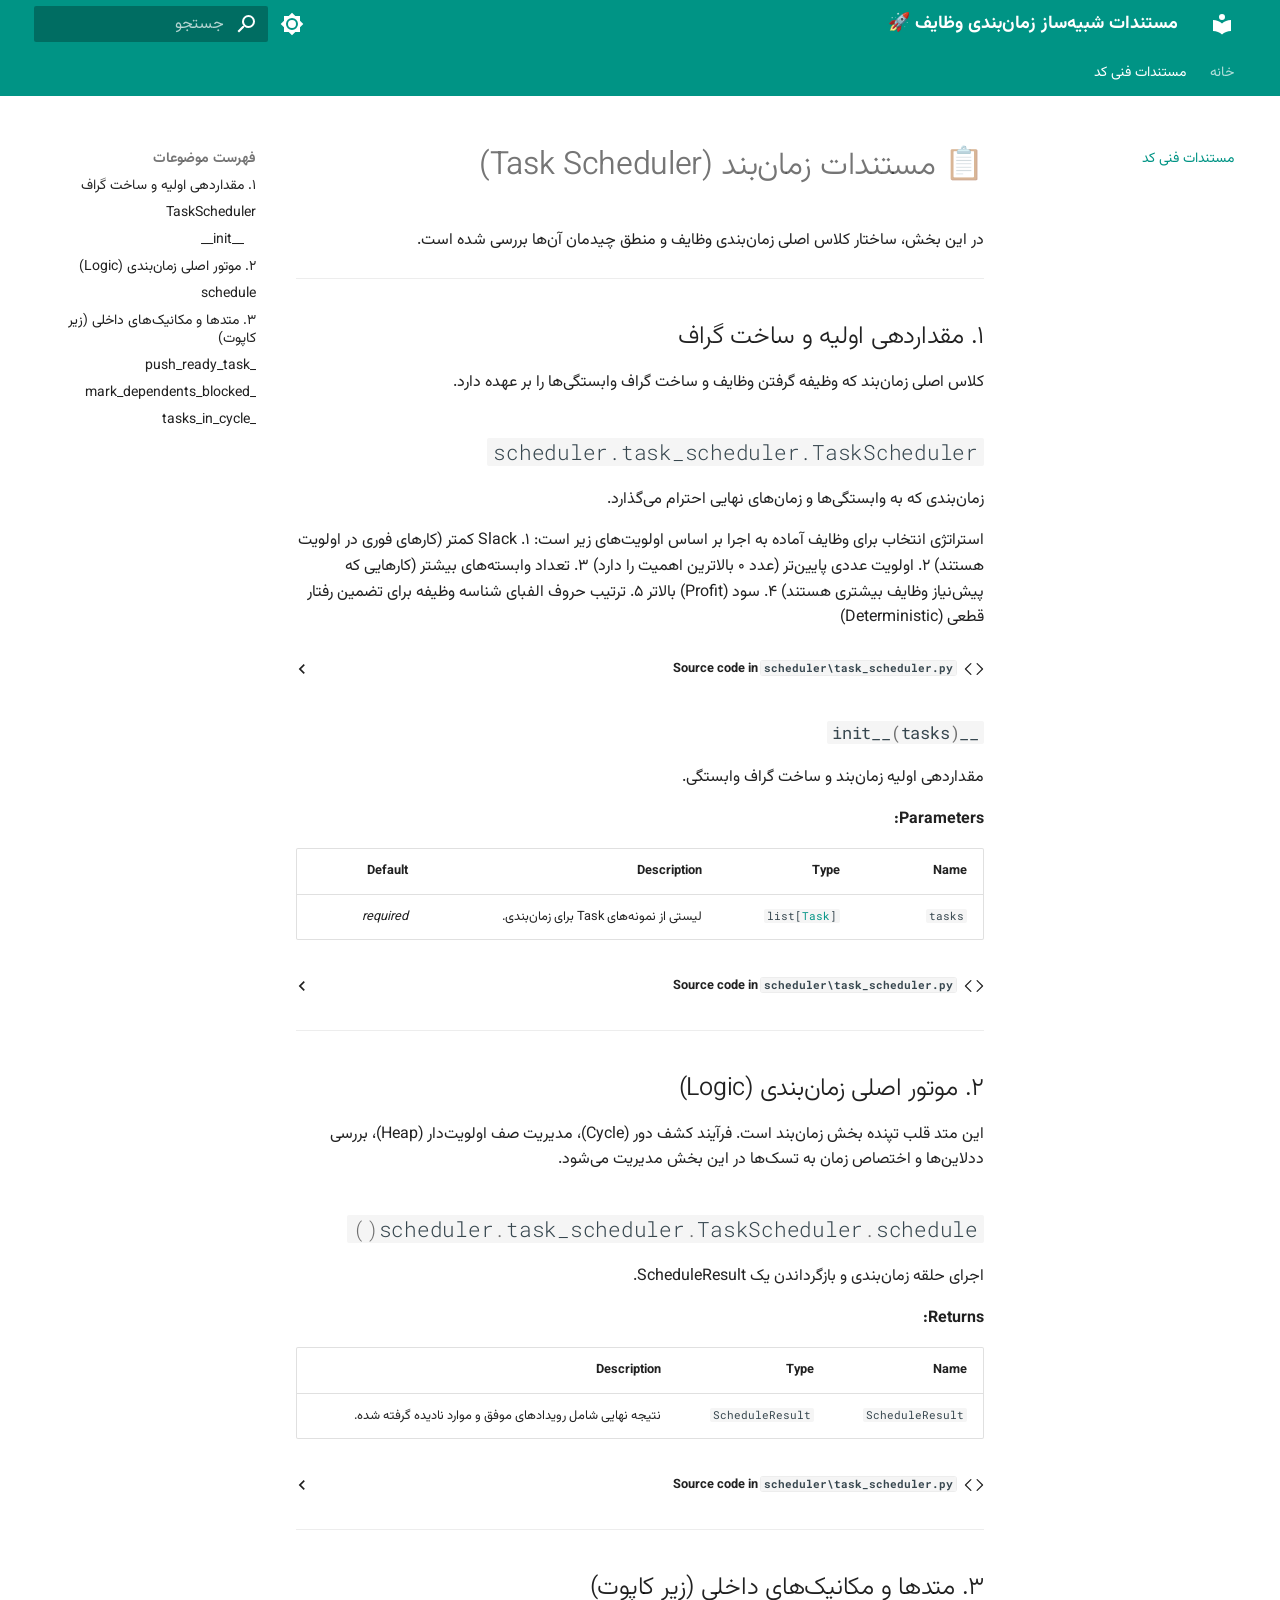
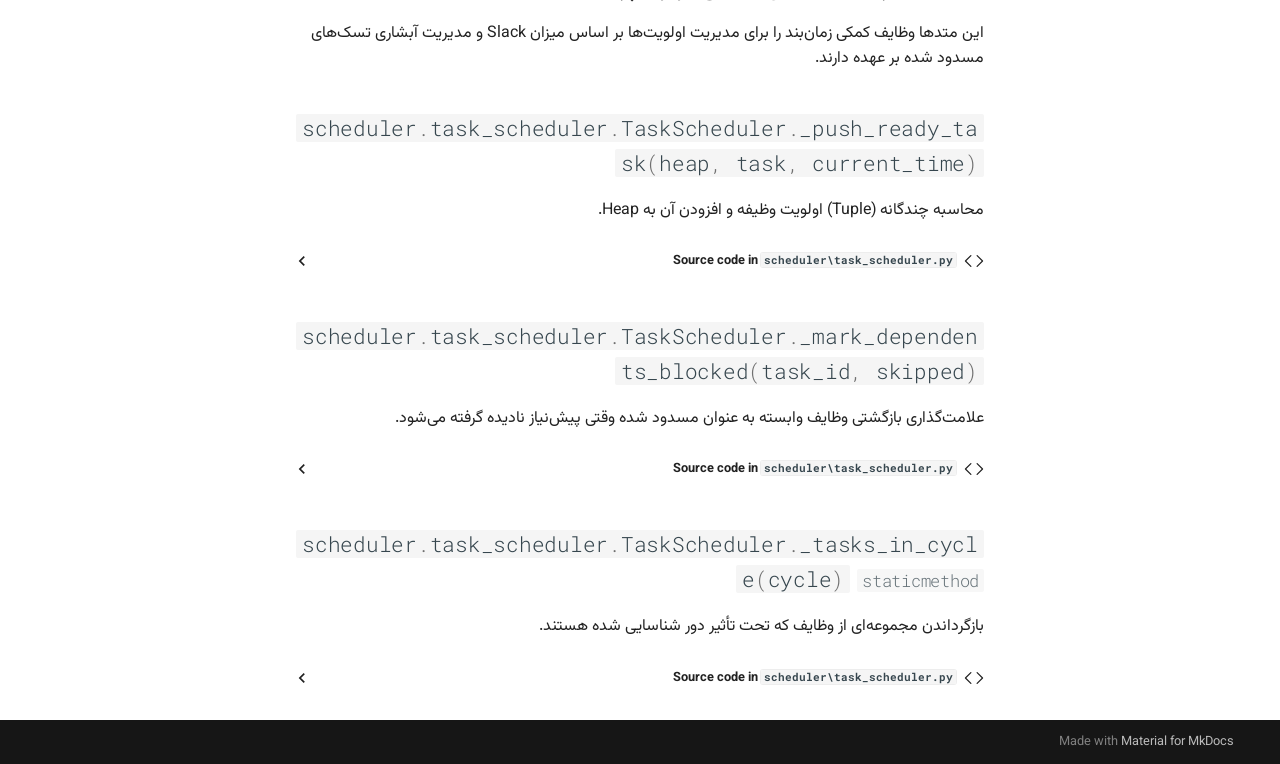
<file: simulation/index.html>
<!doctype html>
<html lang="fa" class="no-js">
  <head>
    
      <meta charset="utf-8">
      <meta name="viewport" content="width=device-width,initial-scale=1">
      
        <meta name="description" content="شبیه‌ساز هوشمند زمان‌بندی و مدیریت تسک‌ها با پایتون">
      
      
      
      
        <link rel="prev" href="..">
      
      
      
        
      
      
      <link rel="icon" href="../assets/images/favicon.png">
      <meta name="generator" content="mkdocs-1.6.1, mkdocs-material-9.7.6">
    
    
      
        <title>مستندات فنی کد - مستندات شبیه‌ساز زمان‌بندی وظایف 🚀</title>
      
    
    
      <link rel="stylesheet" href="../assets/stylesheets/main.484c7ddc.min.css">
      
        
        <link rel="stylesheet" href="../assets/stylesheets/palette.ab4e12ef.min.css">
      
      


    
    
      
    
    
      
        
        
        <link rel="preconnect" href="https://fonts.gstatic.com" crossorigin>
        <link rel="stylesheet" href="https://fonts.googleapis.com/css?family=Vazirmatn:300,300i,400,400i,700,700i%7CRoboto+Mono:400,400i,700,700i&display=fallback">
        <style>:root{--md-text-font:"Vazirmatn";--md-code-font:"Roboto Mono"}</style>
      
    
    
      <link rel="stylesheet" href="../assets/_mkdocstrings.css">
    
      <link rel="stylesheet" href="https://fonts.googleapis.com/css2?family=Vazirmatn:wght@300;400;700&display=swap">
    
    <script>__md_scope=new URL("..",location),__md_hash=e=>[...e].reduce(((e,_)=>(e<<5)-e+_.charCodeAt(0)),0),__md_get=(e,_=localStorage,t=__md_scope)=>JSON.parse(_.getItem(t.pathname+"."+e)),__md_set=(e,_,t=localStorage,a=__md_scope)=>{try{t.setItem(a.pathname+"."+e,JSON.stringify(_))}catch(e){}}</script>
    
      

    
    
  </head>
  
  
    
    
      
    
    
    
    
    <body dir="rtl" data-md-color-scheme="default" data-md-color-primary="teal" data-md-color-accent="teal">
  
    
    <input class="md-toggle" data-md-toggle="drawer" type="checkbox" id="__drawer" autocomplete="off">
    <input class="md-toggle" data-md-toggle="search" type="checkbox" id="__search" autocomplete="off">
    <label class="md-overlay" for="__drawer"></label>
    <div data-md-component="skip">
      
        
        <a href="#task-scheduler" class="md-skip">
          پرش به محتویات
        </a>
      
    </div>
    <div data-md-component="announce">
      
    </div>
    
    
      

<header class="md-header" data-md-component="header">
  <nav class="md-header__inner md-grid" aria-label="سرتیتر">
    <a href=".." title="مستندات شبیه‌ساز زمان‌بندی وظایف 🚀" class="md-header__button md-logo" aria-label="مستندات شبیه‌ساز زمان‌بندی وظایف 🚀" data-md-component="logo">
      
  
  <svg xmlns="http://www.w3.org/2000/svg" viewBox="0 0 24 24"><path d="M12 8a3 3 0 0 0 3-3 3 3 0 0 0-3-3 3 3 0 0 0-3 3 3 3 0 0 0 3 3m0 3.54C9.64 9.35 6.5 8 3 8v11c3.5 0 6.64 1.35 9 3.54 2.36-2.19 5.5-3.54 9-3.54V8c-3.5 0-6.64 1.35-9 3.54"/></svg>

    </a>
    <label class="md-header__button md-icon" for="__drawer">
      
      <svg xmlns="http://www.w3.org/2000/svg" viewBox="0 0 24 24"><path d="M3 6h18v2H3zm0 5h18v2H3zm0 5h18v2H3z"/></svg>
    </label>
    <div class="md-header__title" data-md-component="header-title">
      <div class="md-header__ellipsis">
        <div class="md-header__topic">
          <span class="md-ellipsis">
            مستندات شبیه‌ساز زمان‌بندی وظایف 🚀
          </span>
        </div>
        <div class="md-header__topic" data-md-component="header-topic">
          <span class="md-ellipsis">
            
              مستندات فنی کد
            
          </span>
        </div>
      </div>
    </div>
    
      
        <form class="md-header__option" data-md-component="palette">
  
    
    
    
    <input class="md-option" data-md-color-media="(prefers-color-scheme: light)" data-md-color-scheme="default" data-md-color-primary="teal" data-md-color-accent="teal"  aria-label="تغییر به حالت تاریک"  type="radio" name="__palette" id="__palette_0">
    
      <label class="md-header__button md-icon" title="تغییر به حالت تاریک" for="__palette_1" hidden>
        <svg xmlns="http://www.w3.org/2000/svg" viewBox="0 0 24 24"><path d="M12 8a4 4 0 0 0-4 4 4 4 0 0 0 4 4 4 4 0 0 0 4-4 4 4 0 0 0-4-4m0 10a6 6 0 0 1-6-6 6 6 0 0 1 6-6 6 6 0 0 1 6 6 6 6 0 0 1-6 6m8-9.31V4h-4.69L12 .69 8.69 4H4v4.69L.69 12 4 15.31V20h4.69L12 23.31 15.31 20H20v-4.69L23.31 12z"/></svg>
      </label>
    
  
    
    
    
    <input class="md-option" data-md-color-media="(prefers-color-scheme: dark)" data-md-color-scheme="slate" data-md-color-primary="teal" data-md-color-accent="teal"  aria-label="تغییر به حالت روشن"  type="radio" name="__palette" id="__palette_1">
    
      <label class="md-header__button md-icon" title="تغییر به حالت روشن" for="__palette_0" hidden>
        <svg xmlns="http://www.w3.org/2000/svg" viewBox="0 0 24 24"><path d="M12 18c-.89 0-1.74-.2-2.5-.55C11.56 16.5 13 14.42 13 12s-1.44-4.5-3.5-5.45C10.26 6.2 11.11 6 12 6a6 6 0 0 1 6 6 6 6 0 0 1-6 6m8-9.31V4h-4.69L12 .69 8.69 4H4v4.69L.69 12 4 15.31V20h4.69L12 23.31 15.31 20H20v-4.69L23.31 12z"/></svg>
      </label>
    
  
</form>
      
    
    
      <script>var palette=__md_get("__palette");if(palette&&palette.color){if("(prefers-color-scheme)"===palette.color.media){var media=matchMedia("(prefers-color-scheme: light)"),input=document.querySelector(media.matches?"[data-md-color-media='(prefers-color-scheme: light)']":"[data-md-color-media='(prefers-color-scheme: dark)']");palette.color.media=input.getAttribute("data-md-color-media"),palette.color.scheme=input.getAttribute("data-md-color-scheme"),palette.color.primary=input.getAttribute("data-md-color-primary"),palette.color.accent=input.getAttribute("data-md-color-accent")}for(var[key,value]of Object.entries(palette.color))document.body.setAttribute("data-md-color-"+key,value)}</script>
    
    
    
      
      
        <label class="md-header__button md-icon" for="__search">
          
          <svg xmlns="http://www.w3.org/2000/svg" viewBox="0 0 24 24"><path d="M9.5 3A6.5 6.5 0 0 1 16 9.5c0 1.61-.59 3.09-1.56 4.23l.27.27h.79l5 5-1.5 1.5-5-5v-.79l-.27-.27A6.52 6.52 0 0 1 9.5 16 6.5 6.5 0 0 1 3 9.5 6.5 6.5 0 0 1 9.5 3m0 2C7 5 5 7 5 9.5S7 14 9.5 14 14 12 14 9.5 12 5 9.5 5"/></svg>
        </label>
        <div class="md-search" data-md-component="search" role="dialog">
  <label class="md-search__overlay" for="__search"></label>
  <div class="md-search__inner" role="search">
    <form class="md-search__form" name="search">
      <input type="text" class="md-search__input" name="query" aria-label="جستجو" placeholder="جستجو" autocapitalize="off" autocorrect="off" autocomplete="off" spellcheck="false" data-md-component="search-query" required>
      <label class="md-search__icon md-icon" for="__search">
        
        <svg xmlns="http://www.w3.org/2000/svg" viewBox="0 0 24 24"><path d="M9.5 3A6.5 6.5 0 0 1 16 9.5c0 1.61-.59 3.09-1.56 4.23l.27.27h.79l5 5-1.5 1.5-5-5v-.79l-.27-.27A6.52 6.52 0 0 1 9.5 16 6.5 6.5 0 0 1 3 9.5 6.5 6.5 0 0 1 9.5 3m0 2C7 5 5 7 5 9.5S7 14 9.5 14 14 12 14 9.5 12 5 9.5 5"/></svg>
        
        <svg xmlns="http://www.w3.org/2000/svg" viewBox="0 0 24 24"><path d="M20 11v2H8l5.5 5.5-1.42 1.42L4.16 12l7.92-7.92L13.5 5.5 8 11z"/></svg>
      </label>
      <nav class="md-search__options" aria-label="جستجو">
        
        <button type="reset" class="md-search__icon md-icon" title="بازنشانی" aria-label="بازنشانی" tabindex="-1">
          
          <svg xmlns="http://www.w3.org/2000/svg" viewBox="0 0 24 24"><path d="M19 6.41 17.59 5 12 10.59 6.41 5 5 6.41 10.59 12 5 17.59 6.41 19 12 13.41 17.59 19 19 17.59 13.41 12z"/></svg>
        </button>
      </nav>
      
        <div class="md-search__suggest" data-md-component="search-suggest"></div>
      
    </form>
    <div class="md-search__output">
      <div class="md-search__scrollwrap" tabindex="0" data-md-scrollfix>
        <div class="md-search-result" data-md-component="search-result">
          <div class="md-search-result__meta">
            راه‌اندازی جستجو
          </div>
          <ol class="md-search-result__list" role="presentation"></ol>
        </div>
      </div>
    </div>
  </div>
</div>
      
    
    
  </nav>
  
</header>
    
    <div class="md-container" data-md-component="container">
      
      
        
          
            
<nav class="md-tabs" aria-label="زبانه‌ها" data-md-component="tabs">
  <div class="md-grid">
    <ul class="md-tabs__list">
      
        
  
  
  
  
    <li class="md-tabs__item">
      <a href=".." class="md-tabs__link">
        
  
  
    
  
  خانه

      </a>
    </li>
  

      
        
  
  
  
    
  
  
    <li class="md-tabs__item md-tabs__item--active">
      <a href="./" class="md-tabs__link">
        
  
  
    
  
  مستندات فنی کد

      </a>
    </li>
  

      
    </ul>
  </div>
</nav>
          
        
      
      <main class="md-main" data-md-component="main">
        <div class="md-main__inner md-grid">
          
            
              
              <div class="md-sidebar md-sidebar--primary" data-md-component="sidebar" data-md-type="navigation" >
                <div class="md-sidebar__scrollwrap">
                  <div class="md-sidebar__inner">
                    


  


<nav class="md-nav md-nav--primary md-nav--lifted" aria-label="هدایت" data-md-level="0">
  <label class="md-nav__title" for="__drawer">
    <a href=".." title="مستندات شبیه‌ساز زمان‌بندی وظایف 🚀" class="md-nav__button md-logo" aria-label="مستندات شبیه‌ساز زمان‌بندی وظایف 🚀" data-md-component="logo">
      
  
  <svg xmlns="http://www.w3.org/2000/svg" viewBox="0 0 24 24"><path d="M12 8a3 3 0 0 0 3-3 3 3 0 0 0-3-3 3 3 0 0 0-3 3 3 3 0 0 0 3 3m0 3.54C9.64 9.35 6.5 8 3 8v11c3.5 0 6.64 1.35 9 3.54 2.36-2.19 5.5-3.54 9-3.54V8c-3.5 0-6.64 1.35-9 3.54"/></svg>

    </a>
    مستندات شبیه‌ساز زمان‌بندی وظایف 🚀
  </label>
  
  <ul class="md-nav__list" data-md-scrollfix>
    
      
      
  
  
  
  
    <li class="md-nav__item">
      <a href=".." class="md-nav__link">
        
  
  
  <span class="md-ellipsis">
    
  
    خانه
  

    
  </span>
  
  

      </a>
    </li>
  

    
      
      
  
  
    
  
  
  
    <li class="md-nav__item md-nav__item--active">
      
      <input class="md-nav__toggle md-toggle" type="checkbox" id="__toc">
      
      
        
      
      
        <label class="md-nav__link md-nav__link--active" for="__toc">
          
  
  
  <span class="md-ellipsis">
    
  
    مستندات فنی کد
  

    
  </span>
  
  

          <span class="md-nav__icon md-icon"></span>
        </label>
      
      <a href="./" class="md-nav__link md-nav__link--active">
        
  
  
  <span class="md-ellipsis">
    
  
    مستندات فنی کد
  

    
  </span>
  
  

      </a>
      
        

<nav class="md-nav md-nav--secondary" aria-label="فهرست موضوعات">
  
  
  
    
  
  
    <label class="md-nav__title" for="__toc">
      <span class="md-nav__icon md-icon"></span>
      فهرست موضوعات
    </label>
    <ul class="md-nav__list" data-md-component="toc" data-md-scrollfix>
      
        <li class="md-nav__item">
  <a href="#_1" class="md-nav__link">
    <span class="md-ellipsis">
      
        ۱. مقداردهی اولیه و ساخت گراف
      
    </span>
  </a>
  
</li>
      
        <li class="md-nav__item">
  <a href="#scheduler.task_scheduler.TaskScheduler" class="md-nav__link">
    <span class="md-ellipsis">
      
        TaskScheduler
      
    </span>
  </a>
  
    <nav class="md-nav" aria-label="TaskScheduler">
      <ul class="md-nav__list">
        
          <li class="md-nav__item">
  <a href="#scheduler.task_scheduler.TaskScheduler.__init__" class="md-nav__link">
    <span class="md-ellipsis">
      
        __init__
      
    </span>
  </a>
  
</li>
        
      </ul>
    </nav>
  
</li>
      
        <li class="md-nav__item">
  <a href="#logic" class="md-nav__link">
    <span class="md-ellipsis">
      
        ۲. موتور اصلی زمان‌بندی (Logic)
      
    </span>
  </a>
  
</li>
      
        <li class="md-nav__item">
  <a href="#scheduler.task_scheduler.TaskScheduler.schedule" class="md-nav__link">
    <span class="md-ellipsis">
      
        schedule
      
    </span>
  </a>
  
</li>
      
        <li class="md-nav__item">
  <a href="#_2" class="md-nav__link">
    <span class="md-ellipsis">
      
        ۳. متدها و مکانیک‌های داخلی (زیر کاپوت)
      
    </span>
  </a>
  
</li>
      
        <li class="md-nav__item">
  <a href="#scheduler.task_scheduler.TaskScheduler._push_ready_task" class="md-nav__link">
    <span class="md-ellipsis">
      
        _push_ready_task
      
    </span>
  </a>
  
</li>
      
        <li class="md-nav__item">
  <a href="#scheduler.task_scheduler.TaskScheduler._mark_dependents_blocked" class="md-nav__link">
    <span class="md-ellipsis">
      
        _mark_dependents_blocked
      
    </span>
  </a>
  
</li>
      
        <li class="md-nav__item">
  <a href="#scheduler.task_scheduler.TaskScheduler._tasks_in_cycle" class="md-nav__link">
    <span class="md-ellipsis">
      
        _tasks_in_cycle
      
    </span>
  </a>
  
</li>
      
    </ul>
  
</nav>
      
    </li>
  

    
  </ul>
</nav>
                  </div>
                </div>
              </div>
            
            
              
              <div class="md-sidebar md-sidebar--secondary" data-md-component="sidebar" data-md-type="toc" >
                <div class="md-sidebar__scrollwrap">
                  <div class="md-sidebar__inner">
                    

<nav class="md-nav md-nav--secondary" aria-label="فهرست موضوعات">
  
  
  
    
  
  
    <label class="md-nav__title" for="__toc">
      <span class="md-nav__icon md-icon"></span>
      فهرست موضوعات
    </label>
    <ul class="md-nav__list" data-md-component="toc" data-md-scrollfix>
      
        <li class="md-nav__item">
  <a href="#_1" class="md-nav__link">
    <span class="md-ellipsis">
      
        ۱. مقداردهی اولیه و ساخت گراف
      
    </span>
  </a>
  
</li>
      
        <li class="md-nav__item">
  <a href="#scheduler.task_scheduler.TaskScheduler" class="md-nav__link">
    <span class="md-ellipsis">
      
        TaskScheduler
      
    </span>
  </a>
  
    <nav class="md-nav" aria-label="TaskScheduler">
      <ul class="md-nav__list">
        
          <li class="md-nav__item">
  <a href="#scheduler.task_scheduler.TaskScheduler.__init__" class="md-nav__link">
    <span class="md-ellipsis">
      
        __init__
      
    </span>
  </a>
  
</li>
        
      </ul>
    </nav>
  
</li>
      
        <li class="md-nav__item">
  <a href="#logic" class="md-nav__link">
    <span class="md-ellipsis">
      
        ۲. موتور اصلی زمان‌بندی (Logic)
      
    </span>
  </a>
  
</li>
      
        <li class="md-nav__item">
  <a href="#scheduler.task_scheduler.TaskScheduler.schedule" class="md-nav__link">
    <span class="md-ellipsis">
      
        schedule
      
    </span>
  </a>
  
</li>
      
        <li class="md-nav__item">
  <a href="#_2" class="md-nav__link">
    <span class="md-ellipsis">
      
        ۳. متدها و مکانیک‌های داخلی (زیر کاپوت)
      
    </span>
  </a>
  
</li>
      
        <li class="md-nav__item">
  <a href="#scheduler.task_scheduler.TaskScheduler._push_ready_task" class="md-nav__link">
    <span class="md-ellipsis">
      
        _push_ready_task
      
    </span>
  </a>
  
</li>
      
        <li class="md-nav__item">
  <a href="#scheduler.task_scheduler.TaskScheduler._mark_dependents_blocked" class="md-nav__link">
    <span class="md-ellipsis">
      
        _mark_dependents_blocked
      
    </span>
  </a>
  
</li>
      
        <li class="md-nav__item">
  <a href="#scheduler.task_scheduler.TaskScheduler._tasks_in_cycle" class="md-nav__link">
    <span class="md-ellipsis">
      
        _tasks_in_cycle
      
    </span>
  </a>
  
</li>
      
    </ul>
  
</nav>
                  </div>
                </div>
              </div>
            
          
          
            <div class="md-content" data-md-component="content">
              
              <article class="md-content__inner md-typeset">
                
                  



<h1 id="task-scheduler">📋 مستندات زمان‌بند (Task Scheduler)<a class="headerlink" href="#task-scheduler" title="Permanent link">&para;</a></h1>
<p>در این بخش، ساختار کلاس اصلی زمان‌بندی وظایف و منطق چیدمان آن‌ها بررسی شده است.</p>
<hr />
<h2 id="_1">۱. مقداردهی اولیه و ساخت گراف<a class="headerlink" href="#_1" title="Permanent link">&para;</a></h2>
<p>کلاس اصلی زمان‌بند که وظیفه گرفتن وظایف و ساخت گراف وابستگی‌ها را بر عهده دارد.</p>


<div class="doc doc-object doc-class">



<h2 id="scheduler.task_scheduler.TaskScheduler" class="doc doc-heading">
            <code>scheduler.task_scheduler.TaskScheduler</code>


<a href="#scheduler.task_scheduler.TaskScheduler" class="headerlink" title="Permanent link">&para;</a></h2>


    <div class="doc doc-contents first">



        <p>زمان‌بندی که به وابستگی‌ها و زمان‌های نهایی احترام می‌گذارد.</p>
<p>استراتژی انتخاب برای وظایف آماده به اجرا بر اساس اولویت‌های زیر است:
۱. Slack کمتر (کارهای فوری در اولویت هستند)
۲. اولویت عددی پایین‌تر (عدد ۰ بالاترین اهمیت را دارد)
۳. تعداد وابسته‌های بیشتر (کارهایی که پیش‌نیاز وظایف بیشتری هستند)
۴. سود (Profit) بالاتر
۵. ترتیب حروف الفبای شناسه وظیفه برای تضمین رفتار قطعی (Deterministic)</p>








              <details class="mkdocstrings-source">
                <summary>Source code in <code>scheduler\task_scheduler.py</code></summary>
                <div class="highlight"><table class="highlighttable"><tr><td class="linenos"><div class="linenodiv"><pre><span></span><span class="normal"> 70</span>
<span class="normal"> 71</span>
<span class="normal"> 72</span>
<span class="normal"> 73</span>
<span class="normal"> 74</span>
<span class="normal"> 75</span>
<span class="normal"> 76</span>
<span class="normal"> 77</span>
<span class="normal"> 78</span>
<span class="normal"> 79</span>
<span class="normal"> 80</span>
<span class="normal"> 81</span>
<span class="normal"> 82</span>
<span class="normal"> 83</span>
<span class="normal"> 84</span>
<span class="normal"> 85</span>
<span class="normal"> 86</span>
<span class="normal"> 87</span>
<span class="normal"> 88</span>
<span class="normal"> 89</span>
<span class="normal"> 90</span>
<span class="normal"> 91</span>
<span class="normal"> 92</span>
<span class="normal"> 93</span>
<span class="normal"> 94</span>
<span class="normal"> 95</span>
<span class="normal"> 96</span>
<span class="normal"> 97</span>
<span class="normal"> 98</span>
<span class="normal"> 99</span>
<span class="normal">100</span>
<span class="normal">101</span>
<span class="normal">102</span>
<span class="normal">103</span>
<span class="normal">104</span>
<span class="normal">105</span>
<span class="normal">106</span>
<span class="normal">107</span>
<span class="normal">108</span>
<span class="normal">109</span>
<span class="normal">110</span>
<span class="normal">111</span>
<span class="normal">112</span>
<span class="normal">113</span>
<span class="normal">114</span>
<span class="normal">115</span>
<span class="normal">116</span>
<span class="normal">117</span>
<span class="normal">118</span>
<span class="normal">119</span>
<span class="normal">120</span>
<span class="normal">121</span>
<span class="normal">122</span>
<span class="normal">123</span>
<span class="normal">124</span>
<span class="normal">125</span>
<span class="normal">126</span>
<span class="normal">127</span>
<span class="normal">128</span>
<span class="normal">129</span>
<span class="normal">130</span>
<span class="normal">131</span>
<span class="normal">132</span>
<span class="normal">133</span>
<span class="normal">134</span>
<span class="normal">135</span>
<span class="normal">136</span>
<span class="normal">137</span>
<span class="normal">138</span>
<span class="normal">139</span>
<span class="normal">140</span>
<span class="normal">141</span>
<span class="normal">142</span>
<span class="normal">143</span>
<span class="normal">144</span>
<span class="normal">145</span>
<span class="normal">146</span>
<span class="normal">147</span>
<span class="normal">148</span>
<span class="normal">149</span>
<span class="normal">150</span>
<span class="normal">151</span>
<span class="normal">152</span>
<span class="normal">153</span>
<span class="normal">154</span>
<span class="normal">155</span>
<span class="normal">156</span>
<span class="normal">157</span>
<span class="normal">158</span>
<span class="normal">159</span>
<span class="normal">160</span>
<span class="normal">161</span>
<span class="normal">162</span>
<span class="normal">163</span>
<span class="normal">164</span>
<span class="normal">165</span>
<span class="normal">166</span>
<span class="normal">167</span>
<span class="normal">168</span>
<span class="normal">169</span>
<span class="normal">170</span>
<span class="normal">171</span>
<span class="normal">172</span>
<span class="normal">173</span>
<span class="normal">174</span></pre></div></td><td class="code"><div><pre><span></span><code><span class="k">class</span><span class="w"> </span><span class="nc">TaskScheduler</span><span class="p">:</span>
<span class="w">    </span><span class="sd">&quot;&quot;&quot;زمان‌بندی که به وابستگی‌ها و زمان‌های نهایی احترام می‌گذارد.</span>

<span class="sd">    استراتژی انتخاب برای وظایف آماده به اجرا بر اساس اولویت‌های زیر است:</span>
<span class="sd">    ۱. Slack کمتر (کارهای فوری در اولویت هستند)</span>
<span class="sd">    ۲. اولویت عددی پایین‌تر (عدد ۰ بالاترین اهمیت را دارد)</span>
<span class="sd">    ۳. تعداد وابسته‌های بیشتر (کارهایی که پیش‌نیاز وظایف بیشتری هستند)</span>
<span class="sd">    ۴. سود (Profit) بالاتر</span>
<span class="sd">    ۵. ترتیب حروف الفبای شناسه وظیفه برای تضمین رفتار قطعی (Deterministic)</span>
<span class="sd">    &quot;&quot;&quot;</span>

    <span class="k">def</span><span class="w"> </span><span class="fm">__init__</span><span class="p">(</span><span class="bp">self</span><span class="p">,</span> <span class="n">tasks</span><span class="p">:</span> <span class="nb">list</span><span class="p">[</span><span class="n">Task</span><span class="p">])</span> <span class="o">-&gt;</span> <span class="kc">None</span><span class="p">:</span>
<span class="w">        </span><span class="sd">&quot;&quot;&quot;مقداردهی اولیه زمان‌بند و ساخت گراف وابستگی.</span>

<span class="sd">        Args:</span>
<span class="sd">            tasks (list[Task]): لیستی از نمونه‌های Task برای زمان‌بندی.</span>
<span class="sd">        &quot;&quot;&quot;</span>
        <span class="bp">self</span><span class="o">.</span><span class="n">graph</span> <span class="o">=</span> <span class="n">DependencyGraph</span><span class="p">(</span><span class="n">tasks</span><span class="p">)</span>
        <span class="bp">self</span><span class="o">.</span><span class="n">tasks</span> <span class="o">=</span> <span class="bp">self</span><span class="o">.</span><span class="n">graph</span><span class="o">.</span><span class="n">tasks</span>

    <span class="k">def</span><span class="w"> </span><span class="nf">schedule</span><span class="p">(</span><span class="bp">self</span><span class="p">)</span> <span class="o">-&gt;</span> <span class="n">ScheduleResult</span><span class="p">:</span>
<span class="w">        </span><span class="sd">&quot;&quot;&quot;اجرای حلقه زمان‌بندی و بازگرداندن یک ScheduleResult.</span>

<span class="sd">        Returns:</span>
<span class="sd">            ScheduleResult: نتیجه نهایی شامل رویدادهای موفق و موارد نادیده گرفته شده.</span>
<span class="sd">        &quot;&quot;&quot;</span>

        <span class="c1"># ۱. بررسی وجود دور (حلقه) در گراف</span>
        <span class="n">cycle_report</span> <span class="o">=</span> <span class="bp">self</span><span class="o">.</span><span class="n">graph</span><span class="o">.</span><span class="n">detect_cycle</span><span class="p">()</span>
        <span class="k">if</span> <span class="n">cycle_report</span><span class="o">.</span><span class="n">has_cycle</span><span class="p">:</span>
            <span class="n">skipped</span> <span class="o">=</span> <span class="p">{</span><span class="n">task_id</span><span class="p">:</span> <span class="s2">&quot;dependency cycle detected&quot;</span> <span class="k">for</span> <span class="n">task_id</span> <span class="ow">in</span> <span class="bp">self</span><span class="o">.</span><span class="n">_tasks_in_cycle</span><span class="p">(</span><span class="n">cycle_report</span><span class="o">.</span><span class="n">cycle</span><span class="p">)}</span>
            <span class="k">return</span> <span class="n">ScheduleResult</span><span class="p">(</span><span class="n">cycle_report</span><span class="o">=</span><span class="n">cycle_report</span><span class="p">,</span> <span class="n">skipped</span><span class="o">=</span><span class="n">skipped</span><span class="p">)</span>

        <span class="n">current_time</span> <span class="o">=</span> <span class="mi">0</span>
        <span class="n">result</span> <span class="o">=</span> <span class="n">ScheduleResult</span><span class="p">(</span><span class="n">cycle_report</span><span class="o">=</span><span class="n">cycle_report</span><span class="p">)</span>
        <span class="n">indegree</span> <span class="o">=</span> <span class="nb">dict</span><span class="p">(</span><span class="bp">self</span><span class="o">.</span><span class="n">graph</span><span class="o">.</span><span class="n">indegree</span><span class="p">)</span>

        <span class="c1"># صف اولویت‌دار برای نگهداری تسک‌های آماده (Ready)</span>
        <span class="n">ready_heap</span><span class="p">:</span> <span class="nb">list</span><span class="p">[</span><span class="nb">tuple</span><span class="p">[</span><span class="nb">float</span><span class="p">,</span> <span class="nb">int</span><span class="p">,</span> <span class="nb">int</span><span class="p">,</span> <span class="nb">int</span><span class="p">,</span> <span class="nb">str</span><span class="p">]]</span> <span class="o">=</span> <span class="p">[]</span>

        <span class="c1"># اضافه کردن وظایفی که هیچ پیش‌نیازی ندارند به صف</span>
        <span class="k">for</span> <span class="n">task_id</span><span class="p">,</span> <span class="n">degree</span> <span class="ow">in</span> <span class="n">indegree</span><span class="o">.</span><span class="n">items</span><span class="p">():</span>
            <span class="k">if</span> <span class="n">degree</span> <span class="o">==</span> <span class="mi">0</span><span class="p">:</span>
                <span class="bp">self</span><span class="o">.</span><span class="n">_push_ready_task</span><span class="p">(</span><span class="n">ready_heap</span><span class="p">,</span> <span class="bp">self</span><span class="o">.</span><span class="n">tasks</span><span class="p">[</span><span class="n">task_id</span><span class="p">],</span> <span class="n">current_time</span><span class="p">)</span>

        <span class="k">while</span> <span class="n">ready_heap</span><span class="p">:</span>
            <span class="c1"># انتخاب بهترین تسک بر اساس استراتژی تعریف شده</span>
            <span class="n">_</span><span class="p">,</span> <span class="n">_</span><span class="p">,</span> <span class="n">_</span><span class="p">,</span> <span class="n">_</span><span class="p">,</span> <span class="n">task_id</span> <span class="o">=</span> <span class="n">heapq</span><span class="o">.</span><span class="n">heappop</span><span class="p">(</span><span class="n">ready_heap</span><span class="p">)</span>
            <span class="n">task</span> <span class="o">=</span> <span class="bp">self</span><span class="o">.</span><span class="n">tasks</span><span class="p">[</span><span class="n">task_id</span><span class="p">]</span>

            <span class="n">start_time</span> <span class="o">=</span> <span class="n">current_time</span>
            <span class="n">finish_time</span> <span class="o">=</span> <span class="n">start_time</span> <span class="o">+</span> <span class="n">task</span><span class="o">.</span><span class="n">duration</span>

            <span class="c1"># بررسی اینکه آیا وظیفه قبل از مهلت نهایی (Deadline) تمام می‌شود یا خیر</span>
            <span class="k">if</span> <span class="n">task</span><span class="o">.</span><span class="n">deadline</span> <span class="ow">is</span> <span class="ow">not</span> <span class="kc">None</span> <span class="ow">and</span> <span class="n">finish_time</span> <span class="o">&gt;</span> <span class="n">task</span><span class="o">.</span><span class="n">deadline</span><span class="p">:</span>
                <span class="n">result</span><span class="o">.</span><span class="n">skipped</span><span class="p">[</span><span class="n">task_id</span><span class="p">]</span> <span class="o">=</span> <span class="sa">f</span><span class="s2">&quot;expired: finishes at </span><span class="si">{</span><span class="n">finish_time</span><span class="si">}</span><span class="s2">, deadline is </span><span class="si">{</span><span class="n">task</span><span class="o">.</span><span class="n">deadline</span><span class="si">}</span><span class="s2">&quot;</span>
                <span class="c1"># تمام کارهایی که به این کار وابسته هستند هم باید مسدود شوند</span>
                <span class="bp">self</span><span class="o">.</span><span class="n">_mark_dependents_blocked</span><span class="p">(</span><span class="n">task_id</span><span class="p">,</span> <span class="n">result</span><span class="o">.</span><span class="n">skipped</span><span class="p">)</span>
                <span class="k">continue</span>

            <span class="c1"># ثبت رویداد اجرای موفق</span>
            <span class="n">result</span><span class="o">.</span><span class="n">events</span><span class="o">.</span><span class="n">append</span><span class="p">(</span><span class="n">ScheduleEvent</span><span class="p">(</span><span class="n">task</span><span class="o">=</span><span class="n">task</span><span class="p">,</span> <span class="n">start</span><span class="o">=</span><span class="n">start_time</span><span class="p">,</span> <span class="n">finish</span><span class="o">=</span><span class="n">finish_time</span><span class="p">))</span>
            <span class="n">current_time</span> <span class="o">=</span> <span class="n">finish_time</span>

            <span class="c1"># به‌روزرسانی وابسته‌ها (کاهش درجه ورودی آن‌ها)</span>
            <span class="k">for</span> <span class="n">child_id</span> <span class="ow">in</span> <span class="bp">self</span><span class="o">.</span><span class="n">graph</span><span class="o">.</span><span class="n">dependents</span><span class="p">[</span><span class="n">task_id</span><span class="p">]:</span>
                <span class="k">if</span> <span class="n">child_id</span> <span class="ow">in</span> <span class="n">result</span><span class="o">.</span><span class="n">skipped</span><span class="p">:</span>
                    <span class="k">continue</span>
                <span class="n">indegree</span><span class="p">[</span><span class="n">child_id</span><span class="p">]</span> <span class="o">-=</span> <span class="mi">1</span>
                <span class="k">if</span> <span class="n">indegree</span><span class="p">[</span><span class="n">child_id</span><span class="p">]</span> <span class="o">==</span> <span class="mi">0</span><span class="p">:</span>
                    <span class="bp">self</span><span class="o">.</span><span class="n">_push_ready_task</span><span class="p">(</span><span class="n">ready_heap</span><span class="p">,</span> <span class="bp">self</span><span class="o">.</span><span class="n">tasks</span><span class="p">[</span><span class="n">child_id</span><span class="p">],</span> <span class="n">current_time</span><span class="p">)</span>

        <span class="c1"># مشخص کردن وظایفی که به دلیل اتمام نرسیدن پیش‌نیازها اجرا نشده‌اند</span>
        <span class="k">for</span> <span class="n">task_id</span> <span class="ow">in</span> <span class="bp">self</span><span class="o">.</span><span class="n">tasks</span><span class="p">:</span>
            <span class="k">if</span> <span class="n">task_id</span> <span class="ow">not</span> <span class="ow">in</span> <span class="n">result</span><span class="o">.</span><span class="n">completed_ids</span> <span class="ow">and</span> <span class="n">task_id</span> <span class="ow">not</span> <span class="ow">in</span> <span class="n">result</span><span class="o">.</span><span class="n">skipped</span><span class="p">:</span>
                <span class="n">result</span><span class="o">.</span><span class="n">skipped</span><span class="p">[</span><span class="n">task_id</span><span class="p">]</span> <span class="o">=</span> <span class="s2">&quot;blocked by skipped or unfinished dependency&quot;</span>

        <span class="k">return</span> <span class="n">result</span>

    <span class="k">def</span><span class="w"> </span><span class="nf">_push_ready_task</span><span class="p">(</span><span class="bp">self</span><span class="p">,</span> <span class="n">heap</span><span class="p">:</span> <span class="nb">list</span><span class="p">[</span><span class="nb">tuple</span><span class="p">[</span><span class="nb">float</span><span class="p">,</span> <span class="nb">int</span><span class="p">,</span> <span class="nb">int</span><span class="p">,</span> <span class="nb">int</span><span class="p">,</span> <span class="nb">str</span><span class="p">]],</span> <span class="n">task</span><span class="p">:</span> <span class="n">Task</span><span class="p">,</span> <span class="n">current_time</span><span class="p">:</span> <span class="nb">int</span><span class="p">)</span> <span class="o">-&gt;</span> <span class="kc">None</span><span class="p">:</span>
<span class="w">        </span><span class="sd">&quot;&quot;&quot;محاسبه چندگانه (Tuple) اولویت وظیفه و افزودن آن به Heap.&quot;&quot;&quot;</span>

        <span class="c1"># محاسبه Slack: مدت زمان باقی‌مانده تا ددلاین پس از انجام کار</span>
        <span class="n">slack</span> <span class="o">=</span> <span class="n">inf</span> <span class="k">if</span> <span class="n">task</span><span class="o">.</span><span class="n">deadline</span> <span class="ow">is</span> <span class="kc">None</span> <span class="k">else</span> <span class="n">task</span><span class="o">.</span><span class="n">deadline</span> <span class="o">-</span> <span class="n">current_time</span> <span class="o">-</span> <span class="n">task</span><span class="o">.</span><span class="n">duration</span>

        <span class="c1"># مقادیر منفی برای dependent_count و profit به دلیل ساختار Min-Heap پایتون است (برای تبدیل به Max-Priority)</span>
        <span class="n">heapq</span><span class="o">.</span><span class="n">heappush</span><span class="p">(</span><span class="n">heap</span><span class="p">,</span> <span class="p">(</span>
            <span class="n">slack</span><span class="p">,</span> 
            <span class="n">task</span><span class="o">.</span><span class="n">priority</span><span class="p">,</span> 
            <span class="o">-</span><span class="bp">self</span><span class="o">.</span><span class="n">graph</span><span class="o">.</span><span class="n">dependent_count</span><span class="p">(</span><span class="n">task</span><span class="o">.</span><span class="n">task_id</span><span class="p">),</span> 
            <span class="o">-</span><span class="n">task</span><span class="o">.</span><span class="n">profit</span><span class="p">,</span> 
            <span class="n">task</span><span class="o">.</span><span class="n">task_id</span>
        <span class="p">))</span>

    <span class="k">def</span><span class="w"> </span><span class="nf">_mark_dependents_blocked</span><span class="p">(</span><span class="bp">self</span><span class="p">,</span> <span class="n">task_id</span><span class="p">:</span> <span class="nb">str</span><span class="p">,</span> <span class="n">skipped</span><span class="p">:</span> <span class="nb">dict</span><span class="p">[</span><span class="nb">str</span><span class="p">,</span> <span class="nb">str</span><span class="p">])</span> <span class="o">-&gt;</span> <span class="kc">None</span><span class="p">:</span>
<span class="w">        </span><span class="sd">&quot;&quot;&quot;علامت‌گذاری بازگشتی وظایف وابسته به عنوان مسدود شده وقتی پیش‌نیاز نادیده گرفته می‌شود.&quot;&quot;&quot;</span>
        <span class="k">for</span> <span class="n">child_id</span> <span class="ow">in</span> <span class="bp">self</span><span class="o">.</span><span class="n">graph</span><span class="o">.</span><span class="n">dependents</span><span class="p">[</span><span class="n">task_id</span><span class="p">]:</span>
            <span class="k">if</span> <span class="n">child_id</span> <span class="ow">not</span> <span class="ow">in</span> <span class="n">skipped</span><span class="p">:</span>
                <span class="n">skipped</span><span class="p">[</span><span class="n">child_id</span><span class="p">]</span> <span class="o">=</span> <span class="sa">f</span><span class="s2">&quot;blocked because dependency </span><span class="si">{</span><span class="n">task_id</span><span class="si">}</span><span class="s2"> was skipped&quot;</span>
                <span class="bp">self</span><span class="o">.</span><span class="n">_mark_dependents_blocked</span><span class="p">(</span><span class="n">child_id</span><span class="p">,</span> <span class="n">skipped</span><span class="p">)</span>

    <span class="nd">@staticmethod</span>
    <span class="k">def</span><span class="w"> </span><span class="nf">_tasks_in_cycle</span><span class="p">(</span><span class="n">cycle</span><span class="p">:</span> <span class="nb">list</span><span class="p">[</span><span class="nb">str</span><span class="p">])</span> <span class="o">-&gt;</span> <span class="nb">set</span><span class="p">[</span><span class="nb">str</span><span class="p">]:</span>
<span class="w">        </span><span class="sd">&quot;&quot;&quot;بازگرداندن مجموعه‌ای از وظایف که تحت تأثیر دور شناسایی شده هستند.&quot;&quot;&quot;</span>
        <span class="k">return</span> <span class="nb">set</span><span class="p">(</span><span class="n">cycle</span><span class="p">)</span>
</code></pre></div></td></tr></table></div>
              </details>



<div class="doc doc-children">










<div class="doc doc-object doc-function">


<h3 id="scheduler.task_scheduler.TaskScheduler.__init__" class="doc doc-heading">
            <code class="highlight language-python"><span class="fm">__init__</span><span class="p">(</span><span class="n">tasks</span><span class="p">)</span></code>

<a href="#scheduler.task_scheduler.TaskScheduler.__init__" class="headerlink" title="Permanent link">&para;</a></h3>


    <div class="doc doc-contents ">

        <p>مقداردهی اولیه زمان‌بند و ساخت گراف وابستگی.</p>


<p><span class="doc-section-title">Parameters:</span></p>
    <table>
      <thead>
        <tr>
          <th>Name</th>
          <th>Type</th>
          <th>Description</th>
          <th>Default</th>
        </tr>
      </thead>
      <tbody>
          <tr class="doc-section-item">
            <td>
                <code>tasks</code>
            </td>
            <td>
                  <code><span title="list">list</span>[<a class="autorefs autorefs-internal" title="models.task.Task" href="../#models.task.Task">Task</a>]</code>
            </td>
            <td>
              <div class="doc-md-description">
                <p>لیستی از نمونه‌های Task برای زمان‌بندی.</p>
              </div>
            </td>
            <td>
                <em>required</em>
            </td>
          </tr>
      </tbody>
    </table>


            <details class="mkdocstrings-source">
              <summary>Source code in <code>scheduler\task_scheduler.py</code></summary>
              <div class="highlight"><table class="highlighttable"><tr><td class="linenos"><div class="linenodiv"><pre><span></span><span class="normal">81</span>
<span class="normal">82</span>
<span class="normal">83</span>
<span class="normal">84</span>
<span class="normal">85</span>
<span class="normal">86</span>
<span class="normal">87</span>
<span class="normal">88</span></pre></div></td><td class="code"><div><pre><span></span><code><span class="k">def</span><span class="w"> </span><span class="fm">__init__</span><span class="p">(</span><span class="bp">self</span><span class="p">,</span> <span class="n">tasks</span><span class="p">:</span> <span class="nb">list</span><span class="p">[</span><span class="n">Task</span><span class="p">])</span> <span class="o">-&gt;</span> <span class="kc">None</span><span class="p">:</span>
<span class="w">    </span><span class="sd">&quot;&quot;&quot;مقداردهی اولیه زمان‌بند و ساخت گراف وابستگی.</span>

<span class="sd">    Args:</span>
<span class="sd">        tasks (list[Task]): لیستی از نمونه‌های Task برای زمان‌بندی.</span>
<span class="sd">    &quot;&quot;&quot;</span>
    <span class="bp">self</span><span class="o">.</span><span class="n">graph</span> <span class="o">=</span> <span class="n">DependencyGraph</span><span class="p">(</span><span class="n">tasks</span><span class="p">)</span>
    <span class="bp">self</span><span class="o">.</span><span class="n">tasks</span> <span class="o">=</span> <span class="bp">self</span><span class="o">.</span><span class="n">graph</span><span class="o">.</span><span class="n">tasks</span>
</code></pre></div></td></tr></table></div>
            </details>
    </div>

</div>



  </div>

    </div>

</div><hr />
<h2 id="logic">۲. موتور اصلی زمان‌بندی (Logic)<a class="headerlink" href="#logic" title="Permanent link">&para;</a></h2>
<p>این متد قلب تپنده بخش زمان‌بند است. فرآیند کشف دور (Cycle)، مدیریت صف اولویت‌دار (Heap)، بررسی ددلاین‌ها و اختصاص زمان به تسک‌ها در این بخش مدیریت می‌شود.</p>


<div class="doc doc-object doc-function">


<h2 id="scheduler.task_scheduler.TaskScheduler.schedule" class="doc doc-heading">
            <code class="highlight language-python"><span class="n">scheduler</span><span class="o">.</span><span class="n">task_scheduler</span><span class="o">.</span><span class="n">TaskScheduler</span><span class="o">.</span><span class="n">schedule</span><span class="p">()</span></code>

<a href="#scheduler.task_scheduler.TaskScheduler.schedule" class="headerlink" title="Permanent link">&para;</a></h2>


    <div class="doc doc-contents first">

        <p>اجرای حلقه زمان‌بندی و بازگرداندن یک ScheduleResult.</p>


    <p><span class="doc-section-title">Returns:</span></p>
    <table>
      <thead>
        <tr>
<th>Name</th>          <th>Type</th>
          <th>Description</th>
        </tr>
      </thead>
      <tbody>
          <tr class="doc-section-item">
<td><code>ScheduleResult</code></td>            <td>
                  <code><span title="scheduler.task_scheduler.ScheduleResult">ScheduleResult</span></code>
            </td>
            <td>
              <div class="doc-md-description">
                <p>نتیجه نهایی شامل رویدادهای موفق و موارد نادیده گرفته شده.</p>
              </div>
            </td>
          </tr>
      </tbody>
    </table>


            <details class="mkdocstrings-source">
              <summary>Source code in <code>scheduler\task_scheduler.py</code></summary>
              <div class="highlight"><table class="highlighttable"><tr><td class="linenos"><div class="linenodiv"><pre><span></span><span class="normal"> 90</span>
<span class="normal"> 91</span>
<span class="normal"> 92</span>
<span class="normal"> 93</span>
<span class="normal"> 94</span>
<span class="normal"> 95</span>
<span class="normal"> 96</span>
<span class="normal"> 97</span>
<span class="normal"> 98</span>
<span class="normal"> 99</span>
<span class="normal">100</span>
<span class="normal">101</span>
<span class="normal">102</span>
<span class="normal">103</span>
<span class="normal">104</span>
<span class="normal">105</span>
<span class="normal">106</span>
<span class="normal">107</span>
<span class="normal">108</span>
<span class="normal">109</span>
<span class="normal">110</span>
<span class="normal">111</span>
<span class="normal">112</span>
<span class="normal">113</span>
<span class="normal">114</span>
<span class="normal">115</span>
<span class="normal">116</span>
<span class="normal">117</span>
<span class="normal">118</span>
<span class="normal">119</span>
<span class="normal">120</span>
<span class="normal">121</span>
<span class="normal">122</span>
<span class="normal">123</span>
<span class="normal">124</span>
<span class="normal">125</span>
<span class="normal">126</span>
<span class="normal">127</span>
<span class="normal">128</span>
<span class="normal">129</span>
<span class="normal">130</span>
<span class="normal">131</span>
<span class="normal">132</span>
<span class="normal">133</span>
<span class="normal">134</span>
<span class="normal">135</span>
<span class="normal">136</span>
<span class="normal">137</span>
<span class="normal">138</span>
<span class="normal">139</span>
<span class="normal">140</span>
<span class="normal">141</span>
<span class="normal">142</span>
<span class="normal">143</span>
<span class="normal">144</span>
<span class="normal">145</span>
<span class="normal">146</span>
<span class="normal">147</span></pre></div></td><td class="code"><div><pre><span></span><code><span class="k">def</span><span class="w"> </span><span class="nf">schedule</span><span class="p">(</span><span class="bp">self</span><span class="p">)</span> <span class="o">-&gt;</span> <span class="n">ScheduleResult</span><span class="p">:</span>
<span class="w">    </span><span class="sd">&quot;&quot;&quot;اجرای حلقه زمان‌بندی و بازگرداندن یک ScheduleResult.</span>

<span class="sd">    Returns:</span>
<span class="sd">        ScheduleResult: نتیجه نهایی شامل رویدادهای موفق و موارد نادیده گرفته شده.</span>
<span class="sd">    &quot;&quot;&quot;</span>

    <span class="c1"># ۱. بررسی وجود دور (حلقه) در گراف</span>
    <span class="n">cycle_report</span> <span class="o">=</span> <span class="bp">self</span><span class="o">.</span><span class="n">graph</span><span class="o">.</span><span class="n">detect_cycle</span><span class="p">()</span>
    <span class="k">if</span> <span class="n">cycle_report</span><span class="o">.</span><span class="n">has_cycle</span><span class="p">:</span>
        <span class="n">skipped</span> <span class="o">=</span> <span class="p">{</span><span class="n">task_id</span><span class="p">:</span> <span class="s2">&quot;dependency cycle detected&quot;</span> <span class="k">for</span> <span class="n">task_id</span> <span class="ow">in</span> <span class="bp">self</span><span class="o">.</span><span class="n">_tasks_in_cycle</span><span class="p">(</span><span class="n">cycle_report</span><span class="o">.</span><span class="n">cycle</span><span class="p">)}</span>
        <span class="k">return</span> <span class="n">ScheduleResult</span><span class="p">(</span><span class="n">cycle_report</span><span class="o">=</span><span class="n">cycle_report</span><span class="p">,</span> <span class="n">skipped</span><span class="o">=</span><span class="n">skipped</span><span class="p">)</span>

    <span class="n">current_time</span> <span class="o">=</span> <span class="mi">0</span>
    <span class="n">result</span> <span class="o">=</span> <span class="n">ScheduleResult</span><span class="p">(</span><span class="n">cycle_report</span><span class="o">=</span><span class="n">cycle_report</span><span class="p">)</span>
    <span class="n">indegree</span> <span class="o">=</span> <span class="nb">dict</span><span class="p">(</span><span class="bp">self</span><span class="o">.</span><span class="n">graph</span><span class="o">.</span><span class="n">indegree</span><span class="p">)</span>

    <span class="c1"># صف اولویت‌دار برای نگهداری تسک‌های آماده (Ready)</span>
    <span class="n">ready_heap</span><span class="p">:</span> <span class="nb">list</span><span class="p">[</span><span class="nb">tuple</span><span class="p">[</span><span class="nb">float</span><span class="p">,</span> <span class="nb">int</span><span class="p">,</span> <span class="nb">int</span><span class="p">,</span> <span class="nb">int</span><span class="p">,</span> <span class="nb">str</span><span class="p">]]</span> <span class="o">=</span> <span class="p">[]</span>

    <span class="c1"># اضافه کردن وظایفی که هیچ پیش‌نیازی ندارند به صف</span>
    <span class="k">for</span> <span class="n">task_id</span><span class="p">,</span> <span class="n">degree</span> <span class="ow">in</span> <span class="n">indegree</span><span class="o">.</span><span class="n">items</span><span class="p">():</span>
        <span class="k">if</span> <span class="n">degree</span> <span class="o">==</span> <span class="mi">0</span><span class="p">:</span>
            <span class="bp">self</span><span class="o">.</span><span class="n">_push_ready_task</span><span class="p">(</span><span class="n">ready_heap</span><span class="p">,</span> <span class="bp">self</span><span class="o">.</span><span class="n">tasks</span><span class="p">[</span><span class="n">task_id</span><span class="p">],</span> <span class="n">current_time</span><span class="p">)</span>

    <span class="k">while</span> <span class="n">ready_heap</span><span class="p">:</span>
        <span class="c1"># انتخاب بهترین تسک بر اساس استراتژی تعریف شده</span>
        <span class="n">_</span><span class="p">,</span> <span class="n">_</span><span class="p">,</span> <span class="n">_</span><span class="p">,</span> <span class="n">_</span><span class="p">,</span> <span class="n">task_id</span> <span class="o">=</span> <span class="n">heapq</span><span class="o">.</span><span class="n">heappop</span><span class="p">(</span><span class="n">ready_heap</span><span class="p">)</span>
        <span class="n">task</span> <span class="o">=</span> <span class="bp">self</span><span class="o">.</span><span class="n">tasks</span><span class="p">[</span><span class="n">task_id</span><span class="p">]</span>

        <span class="n">start_time</span> <span class="o">=</span> <span class="n">current_time</span>
        <span class="n">finish_time</span> <span class="o">=</span> <span class="n">start_time</span> <span class="o">+</span> <span class="n">task</span><span class="o">.</span><span class="n">duration</span>

        <span class="c1"># بررسی اینکه آیا وظیفه قبل از مهلت نهایی (Deadline) تمام می‌شود یا خیر</span>
        <span class="k">if</span> <span class="n">task</span><span class="o">.</span><span class="n">deadline</span> <span class="ow">is</span> <span class="ow">not</span> <span class="kc">None</span> <span class="ow">and</span> <span class="n">finish_time</span> <span class="o">&gt;</span> <span class="n">task</span><span class="o">.</span><span class="n">deadline</span><span class="p">:</span>
            <span class="n">result</span><span class="o">.</span><span class="n">skipped</span><span class="p">[</span><span class="n">task_id</span><span class="p">]</span> <span class="o">=</span> <span class="sa">f</span><span class="s2">&quot;expired: finishes at </span><span class="si">{</span><span class="n">finish_time</span><span class="si">}</span><span class="s2">, deadline is </span><span class="si">{</span><span class="n">task</span><span class="o">.</span><span class="n">deadline</span><span class="si">}</span><span class="s2">&quot;</span>
            <span class="c1"># تمام کارهایی که به این کار وابسته هستند هم باید مسدود شوند</span>
            <span class="bp">self</span><span class="o">.</span><span class="n">_mark_dependents_blocked</span><span class="p">(</span><span class="n">task_id</span><span class="p">,</span> <span class="n">result</span><span class="o">.</span><span class="n">skipped</span><span class="p">)</span>
            <span class="k">continue</span>

        <span class="c1"># ثبت رویداد اجرای موفق</span>
        <span class="n">result</span><span class="o">.</span><span class="n">events</span><span class="o">.</span><span class="n">append</span><span class="p">(</span><span class="n">ScheduleEvent</span><span class="p">(</span><span class="n">task</span><span class="o">=</span><span class="n">task</span><span class="p">,</span> <span class="n">start</span><span class="o">=</span><span class="n">start_time</span><span class="p">,</span> <span class="n">finish</span><span class="o">=</span><span class="n">finish_time</span><span class="p">))</span>
        <span class="n">current_time</span> <span class="o">=</span> <span class="n">finish_time</span>

        <span class="c1"># به‌روزرسانی وابسته‌ها (کاهش درجه ورودی آن‌ها)</span>
        <span class="k">for</span> <span class="n">child_id</span> <span class="ow">in</span> <span class="bp">self</span><span class="o">.</span><span class="n">graph</span><span class="o">.</span><span class="n">dependents</span><span class="p">[</span><span class="n">task_id</span><span class="p">]:</span>
            <span class="k">if</span> <span class="n">child_id</span> <span class="ow">in</span> <span class="n">result</span><span class="o">.</span><span class="n">skipped</span><span class="p">:</span>
                <span class="k">continue</span>
            <span class="n">indegree</span><span class="p">[</span><span class="n">child_id</span><span class="p">]</span> <span class="o">-=</span> <span class="mi">1</span>
            <span class="k">if</span> <span class="n">indegree</span><span class="p">[</span><span class="n">child_id</span><span class="p">]</span> <span class="o">==</span> <span class="mi">0</span><span class="p">:</span>
                <span class="bp">self</span><span class="o">.</span><span class="n">_push_ready_task</span><span class="p">(</span><span class="n">ready_heap</span><span class="p">,</span> <span class="bp">self</span><span class="o">.</span><span class="n">tasks</span><span class="p">[</span><span class="n">child_id</span><span class="p">],</span> <span class="n">current_time</span><span class="p">)</span>

    <span class="c1"># مشخص کردن وظایفی که به دلیل اتمام نرسیدن پیش‌نیازها اجرا نشده‌اند</span>
    <span class="k">for</span> <span class="n">task_id</span> <span class="ow">in</span> <span class="bp">self</span><span class="o">.</span><span class="n">tasks</span><span class="p">:</span>
        <span class="k">if</span> <span class="n">task_id</span> <span class="ow">not</span> <span class="ow">in</span> <span class="n">result</span><span class="o">.</span><span class="n">completed_ids</span> <span class="ow">and</span> <span class="n">task_id</span> <span class="ow">not</span> <span class="ow">in</span> <span class="n">result</span><span class="o">.</span><span class="n">skipped</span><span class="p">:</span>
            <span class="n">result</span><span class="o">.</span><span class="n">skipped</span><span class="p">[</span><span class="n">task_id</span><span class="p">]</span> <span class="o">=</span> <span class="s2">&quot;blocked by skipped or unfinished dependency&quot;</span>

    <span class="k">return</span> <span class="n">result</span>
</code></pre></div></td></tr></table></div>
            </details>
    </div>

</div><hr />
<h2 id="_2">۳. متدها و مکانیک‌های داخلی (زیر کاپوت)<a class="headerlink" href="#_2" title="Permanent link">&para;</a></h2>
<p>این متدها وظایف کمکی زمان‌بند را برای مدیریت اولویت‌ها بر اساس میزان Slack و مدیریت آبشاری تسک‌های مسدود شده بر عهده دارند.</p>


<div class="doc doc-object doc-function">


<h2 id="scheduler.task_scheduler.TaskScheduler._push_ready_task" class="doc doc-heading">
            <code class="highlight language-python"><span class="n">scheduler</span><span class="o">.</span><span class="n">task_scheduler</span><span class="o">.</span><span class="n">TaskScheduler</span><span class="o">.</span><span class="n">_push_ready_task</span><span class="p">(</span><span class="n">heap</span><span class="p">,</span> <span class="n">task</span><span class="p">,</span> <span class="n">current_time</span><span class="p">)</span></code>

<a href="#scheduler.task_scheduler.TaskScheduler._push_ready_task" class="headerlink" title="Permanent link">&para;</a></h2>


    <div class="doc doc-contents first">

        <p>محاسبه چندگانه (Tuple) اولویت وظیفه و افزودن آن به Heap.</p>


            <details class="mkdocstrings-source">
              <summary>Source code in <code>scheduler\task_scheduler.py</code></summary>
              <div class="highlight"><table class="highlighttable"><tr><td class="linenos"><div class="linenodiv"><pre><span></span><span class="normal">149</span>
<span class="normal">150</span>
<span class="normal">151</span>
<span class="normal">152</span>
<span class="normal">153</span>
<span class="normal">154</span>
<span class="normal">155</span>
<span class="normal">156</span>
<span class="normal">157</span>
<span class="normal">158</span>
<span class="normal">159</span>
<span class="normal">160</span>
<span class="normal">161</span>
<span class="normal">162</span></pre></div></td><td class="code"><div><pre><span></span><code><span class="k">def</span><span class="w"> </span><span class="nf">_push_ready_task</span><span class="p">(</span><span class="bp">self</span><span class="p">,</span> <span class="n">heap</span><span class="p">:</span> <span class="nb">list</span><span class="p">[</span><span class="nb">tuple</span><span class="p">[</span><span class="nb">float</span><span class="p">,</span> <span class="nb">int</span><span class="p">,</span> <span class="nb">int</span><span class="p">,</span> <span class="nb">int</span><span class="p">,</span> <span class="nb">str</span><span class="p">]],</span> <span class="n">task</span><span class="p">:</span> <span class="n">Task</span><span class="p">,</span> <span class="n">current_time</span><span class="p">:</span> <span class="nb">int</span><span class="p">)</span> <span class="o">-&gt;</span> <span class="kc">None</span><span class="p">:</span>
<span class="w">    </span><span class="sd">&quot;&quot;&quot;محاسبه چندگانه (Tuple) اولویت وظیفه و افزودن آن به Heap.&quot;&quot;&quot;</span>

    <span class="c1"># محاسبه Slack: مدت زمان باقی‌مانده تا ددلاین پس از انجام کار</span>
    <span class="n">slack</span> <span class="o">=</span> <span class="n">inf</span> <span class="k">if</span> <span class="n">task</span><span class="o">.</span><span class="n">deadline</span> <span class="ow">is</span> <span class="kc">None</span> <span class="k">else</span> <span class="n">task</span><span class="o">.</span><span class="n">deadline</span> <span class="o">-</span> <span class="n">current_time</span> <span class="o">-</span> <span class="n">task</span><span class="o">.</span><span class="n">duration</span>

    <span class="c1"># مقادیر منفی برای dependent_count و profit به دلیل ساختار Min-Heap پایتون است (برای تبدیل به Max-Priority)</span>
    <span class="n">heapq</span><span class="o">.</span><span class="n">heappush</span><span class="p">(</span><span class="n">heap</span><span class="p">,</span> <span class="p">(</span>
        <span class="n">slack</span><span class="p">,</span> 
        <span class="n">task</span><span class="o">.</span><span class="n">priority</span><span class="p">,</span> 
        <span class="o">-</span><span class="bp">self</span><span class="o">.</span><span class="n">graph</span><span class="o">.</span><span class="n">dependent_count</span><span class="p">(</span><span class="n">task</span><span class="o">.</span><span class="n">task_id</span><span class="p">),</span> 
        <span class="o">-</span><span class="n">task</span><span class="o">.</span><span class="n">profit</span><span class="p">,</span> 
        <span class="n">task</span><span class="o">.</span><span class="n">task_id</span>
    <span class="p">))</span>
</code></pre></div></td></tr></table></div>
            </details>
    </div>

</div>

<div class="doc doc-object doc-function">


<h2 id="scheduler.task_scheduler.TaskScheduler._mark_dependents_blocked" class="doc doc-heading">
            <code class="highlight language-python"><span class="n">scheduler</span><span class="o">.</span><span class="n">task_scheduler</span><span class="o">.</span><span class="n">TaskScheduler</span><span class="o">.</span><span class="n">_mark_dependents_blocked</span><span class="p">(</span><span class="n">task_id</span><span class="p">,</span> <span class="n">skipped</span><span class="p">)</span></code>

<a href="#scheduler.task_scheduler.TaskScheduler._mark_dependents_blocked" class="headerlink" title="Permanent link">&para;</a></h2>


    <div class="doc doc-contents first">

        <p>علامت‌گذاری بازگشتی وظایف وابسته به عنوان مسدود شده وقتی پیش‌نیاز نادیده گرفته می‌شود.</p>


            <details class="mkdocstrings-source">
              <summary>Source code in <code>scheduler\task_scheduler.py</code></summary>
              <div class="highlight"><table class="highlighttable"><tr><td class="linenos"><div class="linenodiv"><pre><span></span><span class="normal">164</span>
<span class="normal">165</span>
<span class="normal">166</span>
<span class="normal">167</span>
<span class="normal">168</span>
<span class="normal">169</span></pre></div></td><td class="code"><div><pre><span></span><code><span class="k">def</span><span class="w"> </span><span class="nf">_mark_dependents_blocked</span><span class="p">(</span><span class="bp">self</span><span class="p">,</span> <span class="n">task_id</span><span class="p">:</span> <span class="nb">str</span><span class="p">,</span> <span class="n">skipped</span><span class="p">:</span> <span class="nb">dict</span><span class="p">[</span><span class="nb">str</span><span class="p">,</span> <span class="nb">str</span><span class="p">])</span> <span class="o">-&gt;</span> <span class="kc">None</span><span class="p">:</span>
<span class="w">    </span><span class="sd">&quot;&quot;&quot;علامت‌گذاری بازگشتی وظایف وابسته به عنوان مسدود شده وقتی پیش‌نیاز نادیده گرفته می‌شود.&quot;&quot;&quot;</span>
    <span class="k">for</span> <span class="n">child_id</span> <span class="ow">in</span> <span class="bp">self</span><span class="o">.</span><span class="n">graph</span><span class="o">.</span><span class="n">dependents</span><span class="p">[</span><span class="n">task_id</span><span class="p">]:</span>
        <span class="k">if</span> <span class="n">child_id</span> <span class="ow">not</span> <span class="ow">in</span> <span class="n">skipped</span><span class="p">:</span>
            <span class="n">skipped</span><span class="p">[</span><span class="n">child_id</span><span class="p">]</span> <span class="o">=</span> <span class="sa">f</span><span class="s2">&quot;blocked because dependency </span><span class="si">{</span><span class="n">task_id</span><span class="si">}</span><span class="s2"> was skipped&quot;</span>
            <span class="bp">self</span><span class="o">.</span><span class="n">_mark_dependents_blocked</span><span class="p">(</span><span class="n">child_id</span><span class="p">,</span> <span class="n">skipped</span><span class="p">)</span>
</code></pre></div></td></tr></table></div>
            </details>
    </div>

</div>

<div class="doc doc-object doc-function">


<h2 id="scheduler.task_scheduler.TaskScheduler._tasks_in_cycle" class="doc doc-heading">
            <code class="highlight language-python"><span class="n">scheduler</span><span class="o">.</span><span class="n">task_scheduler</span><span class="o">.</span><span class="n">TaskScheduler</span><span class="o">.</span><span class="n">_tasks_in_cycle</span><span class="p">(</span><span class="n">cycle</span><span class="p">)</span></code>

  <span class="doc doc-labels">
      <small class="doc doc-label doc-label-staticmethod"><code>staticmethod</code></small>
  </span>

<a href="#scheduler.task_scheduler.TaskScheduler._tasks_in_cycle" class="headerlink" title="Permanent link">&para;</a></h2>


    <div class="doc doc-contents first">

        <p>بازگرداندن مجموعه‌ای از وظایف که تحت تأثیر دور شناسایی شده هستند.</p>


            <details class="mkdocstrings-source">
              <summary>Source code in <code>scheduler\task_scheduler.py</code></summary>
              <div class="highlight"><table class="highlighttable"><tr><td class="linenos"><div class="linenodiv"><pre><span></span><span class="normal">171</span>
<span class="normal">172</span>
<span class="normal">173</span>
<span class="normal">174</span></pre></div></td><td class="code"><div><pre><span></span><code><span class="nd">@staticmethod</span>
<span class="k">def</span><span class="w"> </span><span class="nf">_tasks_in_cycle</span><span class="p">(</span><span class="n">cycle</span><span class="p">:</span> <span class="nb">list</span><span class="p">[</span><span class="nb">str</span><span class="p">])</span> <span class="o">-&gt;</span> <span class="nb">set</span><span class="p">[</span><span class="nb">str</span><span class="p">]:</span>
<span class="w">    </span><span class="sd">&quot;&quot;&quot;بازگرداندن مجموعه‌ای از وظایف که تحت تأثیر دور شناسایی شده هستند.&quot;&quot;&quot;</span>
    <span class="k">return</span> <span class="nb">set</span><span class="p">(</span><span class="n">cycle</span><span class="p">)</span>
</code></pre></div></td></tr></table></div>
            </details>
    </div>

</div>












                
              </article>
            </div>
          
          
<script>var target=document.getElementById(location.hash.slice(1));target&&target.name&&(target.checked=target.name.startsWith("__tabbed_"))</script>
        </div>
        
          <button type="button" class="md-top md-icon" data-md-component="top" hidden>
  
  <svg xmlns="http://www.w3.org/2000/svg" viewBox="0 0 24 24"><path d="M13 20h-2V8l-5.5 5.5-1.42-1.42L12 4.16l7.92 7.92-1.42 1.42L13 8z"/></svg>
  برگشت به بالا
</button>
        
      </main>
      
        <footer class="md-footer">
  
  <div class="md-footer-meta md-typeset">
    <div class="md-footer-meta__inner md-grid">
      <div class="md-copyright">
  
  
    Made with
    <a href="https://squidfunk.github.io/mkdocs-material/" target="_blank" rel="noopener">
      Material for MkDocs
    </a>
  
</div>
      
    </div>
  </div>
</footer>
      
    </div>
    <div class="md-dialog" data-md-component="dialog">
      <div class="md-dialog__inner md-typeset"></div>
    </div>
    
    
    
      
      
      <script id="__config" type="application/json">{"annotate": null, "base": "..", "features": ["navigation.tabs", "navigation.sections", "navigation.top", "search.suggest", "search.highlight", "content.code.copy"], "search": "../assets/javascripts/workers/search.2c215733.min.js", "tags": null, "translations": {"clipboard.copied": "\u06a9\u067e\u06cc \u0634\u062f", "clipboard.copy": "\u06a9\u067e\u06cc \u06a9\u0631\u062f\u0646", "search.result.more.one": "1 \u0645\u0648\u0631\u062f \u062f\u06cc\u06af\u0631 \u062f\u0631 \u0627\u06cc\u0646 \u0635\u0641\u062d\u0647", "search.result.more.other": "# \u0645\u0648\u0631\u062f \u062f\u06cc\u06af\u0631 \u062f\u0631 \u0627\u06cc\u0646 \u0635\u0641\u062d\u0647", "search.result.none": "\u0633\u0646\u062f\u06cc \u06cc\u0627\u0641\u062a \u0646\u0634\u062f", "search.result.one": "1 \u0633\u0646\u062f \u06cc\u0627\u0641\u062a \u0634\u062f", "search.result.other": "# \u0633\u0646\u062f \u06cc\u0627\u0641\u062a \u0634\u062f", "search.result.placeholder": "\u0628\u0631\u0627\u06cc \u0634\u0631\u0648\u0639 \u062c\u0633\u062a\u062c\u0648 \u062a\u0627\u06cc\u067e \u06a9\u0646\u06cc\u062f", "search.result.term.missing": "\u0645\u0648\u062c\u0648\u062f \u0646\u06cc\u0633\u062a", "select.version": "\u0627\u0646\u062a\u062e\u0627\u0628 \u0648\u06cc\u0631\u0627\u06cc\u0634"}, "version": null}</script>
    
    
      <script src="../assets/javascripts/bundle.79ae519e.min.js"></script>
      
    
  </body>
</html>
</file>
<file: assets/_mkdocstrings.css>
/* Avoid breaking parameter names, etc. in table cells. */
.doc-contents td code {
  word-break: normal !important;
}

/* No line break before first paragraph of descriptions. */
.doc-md-description,
.doc-md-description>p:first-child {
  display: inline;
}

/* No text transformation from Material for MkDocs for H5 headings. */
.md-typeset h5 .doc-object-name {
  text-transform: none;
}

/* Max width for docstring sections tables. */
.doc .md-typeset__table,
.doc .md-typeset__table table {
  display: table !important;
  width: 100%;
}

.doc .md-typeset__table tr {
  display: table-row;
}

/* Defaults in Spacy table style. */
.doc-param-default,
.doc-type_param-default {
  float: right;
}

/* Parameter headings must be inline, not blocks. */
.doc-heading-parameter,
.doc-heading-type_parameter {
  display: inline;
}

/* Default font size for parameter headings. */
.md-typeset .doc-heading-parameter {
  font-size: inherit;
}

/* Prefer space on the right, not the left of parameter permalinks. */
.doc-heading-parameter .headerlink,
.doc-heading-type_parameter .headerlink {
  margin-left: 0 !important;
  margin-right: 0.2rem;
}

/* Backward-compatibility: docstring section titles in bold. */
.doc-section-title {
  font-weight: bold;
}

/* Backlinks crumb separator. */
.doc-backlink-crumb {
  display: inline-flex;
  gap: .2rem;
  white-space: nowrap;
  align-items: center;
  vertical-align: middle;
}
.doc-backlink-crumb:not(:first-child)::before {
  background-color: var(--md-default-fg-color--lighter);
  content: "";
  display: inline;
  height: 1rem;
  --md-path-icon: url('data:image/svg+xml;charset=utf-8,<svg xmlns="http://www.w3.org/2000/svg" viewBox="0 0 24 24"><path d="M8.59 16.58 13.17 12 8.59 7.41 10 6l6 6-6 6z"/></svg>');
  -webkit-mask-image: var(--md-path-icon);
  mask-image: var(--md-path-icon);
  width: 1rem;
}
.doc-backlink-crumb.last {
  font-weight: bold;
}

/* Symbols in Navigation and ToC. */
:root, :host,
[data-md-color-scheme="default"] {
  --doc-symbol-parameter-fg-color: #df50af;
  --doc-symbol-type_parameter-fg-color: #df50af;
  --doc-symbol-attribute-fg-color: #953800;
  --doc-symbol-function-fg-color: #8250df;
  --doc-symbol-method-fg-color: #8250df;
  --doc-symbol-class-fg-color: #0550ae;
  --doc-symbol-type_alias-fg-color: #0550ae;
  --doc-symbol-module-fg-color: #5cad0f;

  --doc-symbol-parameter-bg-color: #df50af1a;
  --doc-symbol-type_parameter-bg-color: #df50af1a;
  --doc-symbol-attribute-bg-color: #9538001a;
  --doc-symbol-function-bg-color: #8250df1a;
  --doc-symbol-method-bg-color: #8250df1a;
  --doc-symbol-class-bg-color: #0550ae1a;
  --doc-symbol-type_alias-bg-color: #0550ae1a;
  --doc-symbol-module-bg-color: #5cad0f1a;
}

[data-md-color-scheme="slate"] {
  --doc-symbol-parameter-fg-color: #ffa8cc;
  --doc-symbol-type_parameter-fg-color: #ffa8cc;
  --doc-symbol-attribute-fg-color: #ffa657;
  --doc-symbol-function-fg-color: #d2a8ff;
  --doc-symbol-method-fg-color: #d2a8ff;
  --doc-symbol-class-fg-color: #79c0ff;
  --doc-symbol-type_alias-fg-color: #79c0ff;
  --doc-symbol-module-fg-color: #baff79;

  --doc-symbol-parameter-bg-color: #ffa8cc1a;
  --doc-symbol-type_parameter-bg-color: #ffa8cc1a;
  --doc-symbol-attribute-bg-color: #ffa6571a;
  --doc-symbol-function-bg-color: #d2a8ff1a;
  --doc-symbol-method-bg-color: #d2a8ff1a;
  --doc-symbol-class-bg-color: #79c0ff1a;
  --doc-symbol-type_alias-bg-color: #79c0ff1a;
  --doc-symbol-module-bg-color: #baff791a;
}

code.doc-symbol {
  border-radius: .1rem;
  font-size: .85em;
  padding: 0 .3em;
  font-weight: bold;
}

code.doc-symbol-parameter,
a code.doc-symbol-parameter {
  color: var(--doc-symbol-parameter-fg-color);
  background-color: var(--doc-symbol-parameter-bg-color);
}

code.doc-symbol-parameter::after {
  content: "param";
}

code.doc-symbol-type_parameter,
a code.doc-symbol-type_parameter {
  color: var(--doc-symbol-type_parameter-fg-color);
  background-color: var(--doc-symbol-type_parameter-bg-color);
}

code.doc-symbol-type_parameter::after {
  content: "type-param";
}

code.doc-symbol-attribute,
a code.doc-symbol-attribute {
  color: var(--doc-symbol-attribute-fg-color);
  background-color: var(--doc-symbol-attribute-bg-color);
}

code.doc-symbol-attribute::after {
  content: "attr";
}

code.doc-symbol-function,
a code.doc-symbol-function {
  color: var(--doc-symbol-function-fg-color);
  background-color: var(--doc-symbol-function-bg-color);
}

code.doc-symbol-function::after {
  content: "func";
}

code.doc-symbol-method,
a code.doc-symbol-method {
  color: var(--doc-symbol-method-fg-color);
  background-color: var(--doc-symbol-method-bg-color);
}

code.doc-symbol-method::after {
  content: "meth";
}

code.doc-symbol-class,
a code.doc-symbol-class {
  color: var(--doc-symbol-class-fg-color);
  background-color: var(--doc-symbol-class-bg-color);
}

code.doc-symbol-class::after {
  content: "class";
}


code.doc-symbol-type_alias,
a code.doc-symbol-type_alias {
  color: var(--doc-symbol-type_alias-fg-color);
  background-color: var(--doc-symbol-type_alias-bg-color);
}

code.doc-symbol-type_alias::after {
  content: "type";
}

code.doc-symbol-module,
a code.doc-symbol-module {
  color: var(--doc-symbol-module-fg-color);
  background-color: var(--doc-symbol-module-bg-color);
}

code.doc-symbol-module::after {
  content: "mod";
}

.doc-signature .autorefs {
  color: inherit;
  border-bottom: 1px dotted currentcolor;
}

/* Source code blocks (admonitions). */
:root {
  --md-admonition-icon--mkdocstrings-source: url('data:image/svg+xml;charset=utf-8,<svg xmlns="http://www.w3.org/2000/svg" viewBox="0 0 24 24"><path d="M15.22 4.97a.75.75 0 0 1 1.06 0l6.5 6.5a.75.75 0 0 1 0 1.06l-6.5 6.5a.749.749 0 0 1-1.275-.326.75.75 0 0 1 .215-.734L21.19 12l-5.97-5.97a.75.75 0 0 1 0-1.06m-6.44 0a.75.75 0 0 1 0 1.06L2.81 12l5.97 5.97a.749.749 0 0 1-.326 1.275.75.75 0 0 1-.734-.215l-6.5-6.5a.75.75 0 0 1 0-1.06l6.5-6.5a.75.75 0 0 1 1.06 0"/></svg>')
}
.md-typeset .admonition.mkdocstrings-source,
.md-typeset details.mkdocstrings-source {
  border: none;
  padding: 0;
}
.md-typeset .admonition.mkdocstrings-source:focus-within,
.md-typeset details.mkdocstrings-source:focus-within {
  box-shadow: none;
}
.md-typeset .mkdocstrings-source > .admonition-title,
.md-typeset .mkdocstrings-source > summary {
  background-color: inherit;
}
.md-typeset .mkdocstrings-source > .admonition-title::before,
.md-typeset .mkdocstrings-source > summary::before {
  background-color: var(--md-default-fg-color);
  -webkit-mask-image: var(--md-admonition-icon--mkdocstrings-source);
          mask-image: var(--md-admonition-icon--mkdocstrings-source);
}
</file>
<file: assets/stylesheets/main.484c7ddc.min.css>
@charset "UTF-8";html{-webkit-text-size-adjust:none;-moz-text-size-adjust:none;text-size-adjust:none;box-sizing:border-box}*,:after,:before{box-sizing:inherit}@media (prefers-reduced-motion){*,:after,:before{transition:none!important}}body{margin:0}a,button,input,label{-webkit-tap-highlight-color:transparent}a{color:inherit;text-decoration:none}hr{border:0;box-sizing:initial;display:block;height:.05rem;overflow:visible;padding:0}small{font-size:80%}sub,sup{line-height:1em}img{border-style:none}table{border-collapse:initial;border-spacing:0}td,th{font-weight:400;vertical-align:top}button{background:#0000;border:0;font-family:inherit;font-size:inherit;margin:0;padding:0}input{border:0;outline:none}:root{--md-primary-fg-color:#4051b5;--md-primary-fg-color--light:#5d6cc0;--md-primary-fg-color--dark:#303fa1;--md-primary-bg-color:#fff;--md-primary-bg-color--light:#ffffffb3;--md-accent-fg-color:#526cfe;--md-accent-fg-color--transparent:#526cfe1a;--md-accent-bg-color:#fff;--md-accent-bg-color--light:#ffffffb3}[data-md-color-scheme=default]{color-scheme:light}[data-md-color-scheme=default] img[src$="#gh-dark-mode-only"],[data-md-color-scheme=default] img[src$="#only-dark"]{display:none}:root,[data-md-color-scheme=default]{--md-hue:225deg;--md-default-fg-color:#000000de;--md-default-fg-color--light:#0000008a;--md-default-fg-color--lighter:#00000052;--md-default-fg-color--lightest:#00000012;--md-default-bg-color:#fff;--md-default-bg-color--light:#ffffffb3;--md-default-bg-color--lighter:#ffffff4d;--md-default-bg-color--lightest:#ffffff1f;--md-code-fg-color:#36464e;--md-code-bg-color:#f5f5f5;--md-code-bg-color--light:#f5f5f5b3;--md-code-bg-color--lighter:#f5f5f54d;--md-code-hl-color:#4287ff;--md-code-hl-color--light:#4287ff1a;--md-code-hl-number-color:#d52a2a;--md-code-hl-special-color:#db1457;--md-code-hl-function-color:#a846b9;--md-code-hl-constant-color:#6e59d9;--md-code-hl-keyword-color:#3f6ec6;--md-code-hl-string-color:#1c7d4d;--md-code-hl-name-color:var(--md-code-fg-color);--md-code-hl-operator-color:var(--md-default-fg-color--light);--md-code-hl-punctuation-color:var(--md-default-fg-color--light);--md-code-hl-comment-color:var(--md-default-fg-color--light);--md-code-hl-generic-color:var(--md-default-fg-color--light);--md-code-hl-variable-color:var(--md-default-fg-color--light);--md-typeset-color:var(--md-default-fg-color);--md-typeset-a-color:var(--md-primary-fg-color);--md-typeset-del-color:#f5503d26;--md-typeset-ins-color:#0bd57026;--md-typeset-kbd-color:#fafafa;--md-typeset-kbd-accent-color:#fff;--md-typeset-kbd-border-color:#b8b8b8;--md-typeset-mark-color:#ffff0080;--md-typeset-table-color:#0000001f;--md-typeset-table-color--light:rgba(0,0,0,.035);--md-admonition-fg-color:var(--md-default-fg-color);--md-admonition-bg-color:var(--md-default-bg-color);--md-warning-fg-color:#000000de;--md-warning-bg-color:#ff9;--md-footer-fg-color:#fff;--md-footer-fg-color--light:#ffffffb3;--md-footer-fg-color--lighter:#ffffff73;--md-footer-bg-color:#000000de;--md-footer-bg-color--dark:#00000052;--md-shadow-z1:0 0.2rem 0.5rem #0000000d,0 0 0.05rem #0000001a;--md-shadow-z2:0 0.2rem 0.5rem #0000001a,0 0 0.05rem #00000040;--md-shadow-z3:0 0.2rem 0.5rem #0003,0 0 0.05rem #00000059}.md-icon svg{fill:currentcolor;display:block;height:1.2rem;width:1.2rem}body{-webkit-font-smoothing:antialiased;-moz-osx-font-smoothing:grayscale;--md-text-font-family:var(--md-text-font,_),-apple-system,BlinkMacSystemFont,Helvetica,Arial,sans-serif;--md-code-font-family:var(--md-code-font,_),SFMono-Regular,Consolas,Menlo,monospace}aside,body,input{font-feature-settings:"kern","liga";color:var(--md-typeset-color);font-family:var(--md-text-font-family)}code,kbd,pre{font-feature-settings:"kern";font-family:var(--md-code-font-family)}:root{--md-typeset-table-sort-icon:url('data:image/svg+xml;charset=utf-8,<svg xmlns="http://www.w3.org/2000/svg" viewBox="0 0 24 24"><path d="m18 21-4-4h3V7h-3l4-4 4 4h-3v10h3M2 19v-2h10v2M2 13v-2h7v2M2 7V5h4v2z"/></svg>');--md-typeset-table-sort-icon--asc:url('data:image/svg+xml;charset=utf-8,<svg xmlns="http://www.w3.org/2000/svg" viewBox="0 0 24 24"><path d="M19 17h3l-4 4-4-4h3V3h2M2 17h10v2H2M6 5v2H2V5m0 6h7v2H2z"/></svg>');--md-typeset-table-sort-icon--desc:url('data:image/svg+xml;charset=utf-8,<svg xmlns="http://www.w3.org/2000/svg" viewBox="0 0 24 24"><path d="M19 7h3l-4-4-4 4h3v14h2M2 17h10v2H2M6 5v2H2V5m0 6h7v2H2z"/></svg>')}.md-typeset{-webkit-print-color-adjust:exact;color-adjust:exact;font-size:.8rem;line-height:1.6;overflow-wrap:break-word}@media print{.md-typeset{font-size:.68rem}}.md-typeset blockquote,.md-typeset dl,.md-typeset figure,.md-typeset ol,.md-typeset pre,.md-typeset ul{margin-bottom:1em;margin-top:1em}.md-typeset h1{color:var(--md-default-fg-color--light);font-size:2em;line-height:1.3;margin:0 0 1.25em}.md-typeset h1,.md-typeset h2{font-weight:300;letter-spacing:-.01em}.md-typeset h2{font-size:1.5625em;line-height:1.4;margin:1.6em 0 .64em}.md-typeset h3{font-size:1.25em;font-weight:400;letter-spacing:-.01em;line-height:1.5;margin:1.6em 0 .8em}.md-typeset h2+h3{margin-top:.8em}.md-typeset h4{font-weight:700;letter-spacing:-.01em;margin:1em 0}.md-typeset h5,.md-typeset h6{color:var(--md-default-fg-color--light);font-size:.8em;font-weight:700;letter-spacing:-.01em;margin:1.25em 0}.md-typeset h5{text-transform:uppercase}.md-typeset h5 code{text-transform:none}.md-typeset hr{border-bottom:.05rem solid var(--md-default-fg-color--lightest);display:flow-root;margin:1.5em 0}.md-typeset a{color:var(--md-typeset-a-color);word-break:break-word}.md-typeset a,.md-typeset a:before{transition:color 125ms}.md-typeset a:focus,.md-typeset a:hover{color:var(--md-accent-fg-color)}.md-typeset a:focus code,.md-typeset a:hover code{background-color:var(--md-accent-fg-color--transparent);color:var(--md-accent-fg-color)}.md-typeset a code{color:var(--md-typeset-a-color)}.md-typeset a.focus-visible{outline-color:var(--md-accent-fg-color);outline-offset:.2rem}.md-typeset code,.md-typeset kbd,.md-typeset pre{color:var(--md-code-fg-color);direction:ltr;font-variant-ligatures:none;transition:background-color 125ms}@media print{.md-typeset code,.md-typeset kbd,.md-typeset pre{white-space:pre-wrap}}.md-typeset code{background-color:var(--md-code-bg-color);border-radius:.1rem;-webkit-box-decoration-break:clone;box-decoration-break:clone;font-size:.85em;padding:0 .2941176471em;transition:color 125ms,background-color 125ms;word-break:break-word}.md-typeset code:not(.focus-visible){-webkit-tap-highlight-color:transparent;outline:none}.md-typeset pre{display:flow-root;line-height:1.4;position:relative}.md-typeset pre>code{-webkit-box-decoration-break:slice;box-decoration-break:slice;box-shadow:none;display:block;margin:0;outline-color:var(--md-accent-fg-color);overflow:auto;padding:.7720588235em 1.1764705882em;scrollbar-color:var(--md-default-fg-color--lighter) #0000;scrollbar-width:thin;touch-action:auto;word-break:normal}.md-typeset pre>code:hover{scrollbar-color:var(--md-accent-fg-color) #0000}.md-typeset pre>code::-webkit-scrollbar{height:.2rem;width:.2rem}.md-typeset pre>code::-webkit-scrollbar-thumb{background-color:var(--md-default-fg-color--lighter)}.md-typeset pre>code::-webkit-scrollbar-thumb:hover{background-color:var(--md-accent-fg-color)}.md-typeset kbd{background-color:var(--md-typeset-kbd-color);border-radius:.1rem;box-shadow:0 .1rem 0 .05rem var(--md-typeset-kbd-border-color),0 .1rem 0 var(--md-typeset-kbd-border-color),0 -.1rem .2rem var(--md-typeset-kbd-accent-color) inset;color:var(--md-default-fg-color);display:inline-block;font-size:.75em;padding:0 .6666666667em;vertical-align:text-top;word-break:break-word}.md-typeset mark{background-color:var(--md-typeset-mark-color);-webkit-box-decoration-break:clone;box-decoration-break:clone;color:inherit;word-break:break-word}.md-typeset abbr{cursor:help;text-decoration:none}.md-typeset [data-preview],.md-typeset abbr{border-bottom:.05rem dotted var(--md-default-fg-color--light)}.md-typeset small{opacity:.75}[dir=ltr] .md-typeset sub,[dir=ltr] .md-typeset sup{margin-left:.078125em}[dir=rtl] .md-typeset sub,[dir=rtl] .md-typeset sup{margin-right:.078125em}[dir=ltr] .md-typeset blockquote{padding-left:.6rem}[dir=rtl] .md-typeset blockquote{padding-right:.6rem}[dir=ltr] .md-typeset blockquote{border-left:.2rem solid var(--md-default-fg-color--lighter)}[dir=rtl] .md-typeset blockquote{border-right:.2rem solid var(--md-default-fg-color--lighter)}.md-typeset blockquote{color:var(--md-default-fg-color--light);margin-left:0;margin-right:0}.md-typeset ul{list-style-type:disc}.md-typeset ul[type]{list-style-type:revert-layer}[dir=ltr] .md-typeset ol,[dir=ltr] .md-typeset ul{margin-left:.625em}[dir=rtl] .md-typeset ol,[dir=rtl] .md-typeset ul{margin-right:.625em}.md-typeset ol,.md-typeset ul{padding:0}.md-typeset ol:not([hidden]),.md-typeset ul:not([hidden]){display:flow-root}.md-typeset ol ol,.md-typeset ul ol{list-style-type:lower-alpha}.md-typeset ol ol ol,.md-typeset ul ol ol{list-style-type:lower-roman}.md-typeset ol ol ol ol,.md-typeset ul ol ol ol{list-style-type:upper-alpha}.md-typeset ol ol ol ol ol,.md-typeset ul ol ol ol ol{list-style-type:upper-roman}.md-typeset ol[type],.md-typeset ul[type]{list-style-type:revert-layer}[dir=ltr] .md-typeset ol li,[dir=ltr] .md-typeset ul li{margin-left:1.25em}[dir=rtl] .md-typeset ol li,[dir=rtl] .md-typeset ul li{margin-right:1.25em}.md-typeset ol li,.md-typeset ul li{margin-bottom:.5em}.md-typeset ol li blockquote,.md-typeset ol li p,.md-typeset ul li blockquote,.md-typeset ul li p{margin:.5em 0}.md-typeset ol li:last-child,.md-typeset ul li:last-child{margin-bottom:0}[dir=ltr] .md-typeset ol li ol,[dir=ltr] .md-typeset ol li ul,[dir=ltr] .md-typeset ul li ol,[dir=ltr] .md-typeset ul li ul{margin-left:.625em}[dir=rtl] .md-typeset ol li ol,[dir=rtl] .md-typeset ol li ul,[dir=rtl] .md-typeset ul li ol,[dir=rtl] .md-typeset ul li ul{margin-right:.625em}.md-typeset ol li ol,.md-typeset ol li ul,.md-typeset ul li ol,.md-typeset ul li ul{margin-bottom:.5em;margin-top:.5em}[dir=ltr] .md-typeset dd{margin-left:1.875em}[dir=rtl] .md-typeset dd{margin-right:1.875em}.md-typeset dd{margin-bottom:1.5em;margin-top:1em}.md-typeset img,.md-typeset svg,.md-typeset video{height:auto;max-width:100%}.md-typeset img[align=left]{margin:1em 1em 1em 0}.md-typeset img[align=right]{margin:1em 0 1em 1em}.md-typeset img[align]:only-child{margin-top:0}.md-typeset figure{display:flow-root;margin:1em auto;max-width:100%;text-align:center;width:fit-content}.md-typeset figure img{display:block;margin:0 auto}.md-typeset figcaption{font-style:italic;margin:1em auto;max-width:24rem}.md-typeset iframe{max-width:100%}.md-typeset table:not([class]){background-color:var(--md-default-bg-color);border:.05rem solid var(--md-typeset-table-color);border-radius:.1rem;display:inline-block;font-size:.64rem;max-width:100%;overflow:auto;touch-action:auto}@media print{.md-typeset table:not([class]){display:table}}.md-typeset table:not([class])+*{margin-top:1.5em}.md-typeset table:not([class]) td>:first-child,.md-typeset table:not([class]) th>:first-child{margin-top:0}.md-typeset table:not([class]) td>:last-child,.md-typeset table:not([class]) th>:last-child{margin-bottom:0}.md-typeset table:not([class]) td:not([align]),.md-typeset table:not([class]) th:not([align]){text-align:left}[dir=rtl] .md-typeset table:not([class]) td:not([align]),[dir=rtl] .md-typeset table:not([class]) th:not([align]){text-align:right}.md-typeset table:not([class]) th{font-weight:700;min-width:5rem;padding:.9375em 1.25em;vertical-align:top}.md-typeset table:not([class]) td{border-top:.05rem solid var(--md-typeset-table-color);padding:.9375em 1.25em;vertical-align:top}.md-typeset table:not([class]) tbody tr{transition:background-color 125ms}.md-typeset table:not([class]) tbody tr:hover{background-color:var(--md-typeset-table-color--light);box-shadow:0 .05rem 0 var(--md-default-bg-color) inset}.md-typeset table:not([class]) a{word-break:normal}.md-typeset table th[role=columnheader]{cursor:pointer}[dir=ltr] .md-typeset table th[role=columnheader]:after{margin-left:.5em}[dir=rtl] .md-typeset table th[role=columnheader]:after{margin-right:.5em}.md-typeset table th[role=columnheader]:after{content:"";display:inline-block;height:1.2em;-webkit-mask-image:var(--md-typeset-table-sort-icon);mask-image:var(--md-typeset-table-sort-icon);-webkit-mask-repeat:no-repeat;mask-repeat:no-repeat;-webkit-mask-size:contain;mask-size:contain;transition:background-color 125ms;vertical-align:text-bottom;width:1.2em}.md-typeset table th[role=columnheader]:hover:after{background-color:var(--md-default-fg-color--lighter)}.md-typeset table th[role=columnheader][aria-sort=ascending]:after{background-color:var(--md-default-fg-color--light);-webkit-mask-image:var(--md-typeset-table-sort-icon--asc);mask-image:var(--md-typeset-table-sort-icon--asc)}.md-typeset table th[role=columnheader][aria-sort=descending]:after{background-color:var(--md-default-fg-color--light);-webkit-mask-image:var(--md-typeset-table-sort-icon--desc);mask-image:var(--md-typeset-table-sort-icon--desc)}.md-typeset__scrollwrap{margin:1em -.8rem;overflow-x:auto;touch-action:auto}.md-typeset__table{display:inline-block;margin-bottom:.5em;padding:0 .8rem}@media print{.md-typeset__table{display:block}}html .md-typeset__table table{display:table;margin:0;overflow:hidden;width:100%}@media screen and (max-width:44.984375em){.md-content__inner>pre{margin:1em -.8rem}.md-content__inner>pre code{border-radius:0}}.md-typeset .md-author{border-radius:100%;display:block;flex-shrink:0;height:1.6rem;overflow:hidden;position:relative;transition:color 125ms,transform 125ms;width:1.6rem}.md-typeset .md-author img{display:block}.md-typeset .md-author--more{background:var(--md-default-fg-color--lightest);color:var(--md-default-fg-color--lighter);font-size:.6rem;font-weight:700;line-height:1.6rem;text-align:center}.md-typeset .md-author--long{height:2.4rem;width:2.4rem}.md-typeset a.md-author{transform:scale(1)}.md-typeset a.md-author img{border-radius:100%;filter:grayscale(100%) opacity(75%);transition:filter 125ms}.md-typeset a.md-author:focus,.md-typeset a.md-author:hover{transform:scale(1.1);z-index:1}.md-typeset a.md-author:focus img,.md-typeset a.md-author:hover img{filter:grayscale(0)}.md-banner{background-color:var(--md-footer-bg-color);color:var(--md-footer-fg-color);overflow:auto}@media print{.md-banner{display:none}}.md-banner--warning{background-color:var(--md-warning-bg-color);color:var(--md-warning-fg-color)}.md-banner__inner{font-size:.7rem;margin:.6rem auto;padding:0 .8rem}[dir=ltr] .md-banner__button{float:right}[dir=rtl] .md-banner__button{float:left}.md-banner__button{color:inherit;cursor:pointer;transition:opacity .25s}.no-js .md-banner__button{display:none}.md-banner__button:hover{opacity:.7}html{font-size:125%;height:100%;overflow-x:hidden}@media screen and (min-width:100em){html{font-size:137.5%}}@media screen and (min-width:125em){html{font-size:150%}}body{background-color:var(--md-default-bg-color);display:flex;flex-direction:column;font-size:.5rem;min-height:100%;position:relative;width:100%}@media print{body{display:block}}@media screen and (max-width:59.984375em){body[data-md-scrolllock]{position:fixed}}.md-grid{margin-left:auto;margin-right:auto;max-width:61rem}.md-container{display:flex;flex-direction:column;flex-grow:1}@media print{.md-container{display:block}}.md-main{flex-grow:1}.md-main__inner{display:flex;height:100%;margin-top:1.5rem}.md-ellipsis{overflow:hidden;text-overflow:ellipsis}.md-toggle{display:none}.md-option{height:0;opacity:0;position:absolute;width:0}.md-option:checked+label:not([hidden]){display:block}.md-option.focus-visible+label{outline-color:var(--md-accent-fg-color);outline-style:auto}.md-skip{background-color:var(--md-default-fg-color);border-radius:.1rem;color:var(--md-default-bg-color);font-size:.64rem;margin:.5rem;opacity:0;outline-color:var(--md-accent-fg-color);padding:.3rem .5rem;position:fixed;transform:translateY(.4rem);z-index:-1}.md-skip:focus{opacity:1;transform:translateY(0);transition:transform .25s cubic-bezier(.4,0,.2,1),opacity 175ms 75ms;z-index:10}@page{margin:25mm}:root{--md-clipboard-icon:url('data:image/svg+xml;charset=utf-8,<svg xmlns="http://www.w3.org/2000/svg" viewBox="0 0 24 24"><path d="M19 21H8V7h11m0-2H8a2 2 0 0 0-2 2v14a2 2 0 0 0 2 2h11a2 2 0 0 0 2-2V7a2 2 0 0 0-2-2m-3-4H4a2 2 0 0 0-2 2v14h2V3h12z"/></svg>')}.md-clipboard{border-radius:.1rem;color:var(--md-default-fg-color--lightest);cursor:pointer;height:1.5em;outline-color:var(--md-accent-fg-color);outline-offset:.1rem;transition:color .25s;width:1.5em;z-index:1}@media print{.md-clipboard{display:none}}.md-clipboard:not(.focus-visible){-webkit-tap-highlight-color:transparent;outline:none}:hover>.md-clipboard{color:var(--md-default-fg-color--light)}.md-clipboard:focus,.md-clipboard:hover{color:var(--md-accent-fg-color)}.md-clipboard:after{background-color:currentcolor;content:"";display:block;height:1.125em;margin:0 auto;-webkit-mask-image:var(--md-clipboard-icon);mask-image:var(--md-clipboard-icon);-webkit-mask-position:center;mask-position:center;-webkit-mask-repeat:no-repeat;mask-repeat:no-repeat;-webkit-mask-size:contain;mask-size:contain;width:1.125em}.md-clipboard--inline{cursor:pointer}.md-clipboard--inline code{transition:color .25s,background-color .25s}.md-clipboard--inline:focus code,.md-clipboard--inline:hover code{background-color:var(--md-accent-fg-color--transparent);color:var(--md-accent-fg-color)}:root{--md-code-select-icon:url('data:image/svg+xml;charset=utf-8,<svg xmlns="http://www.w3.org/2000/svg" viewBox="0 0 24 24"><path d="M19 19h-4v2h4c1.1 0 2-.9 2-2v-4h-2m0-12h-4v2h4v4h2V5c0-1.1-.9-2-2-2M5 5h4V3H5c-1.1 0-2 .9-2 2v4h2m0 6H3v4c0 1.1.9 2 2 2h4v-2H5zm2-4h2v2H7zm4 0h2v2h-2zm4 0h2v2h-2zM7 7h2v2H7zm4 0h2v2h-2zm4 0h2v2h-2zm-8 8h2v2H7zm4 0h2v2h-2zm4 0h2v2h-2z"/></svg>');--md-code-copy-icon:url('data:image/svg+xml;charset=utf-8,<svg xmlns="http://www.w3.org/2000/svg" viewBox="0 0 24 24"><path d="M19 21H8V7h11m0-2H8a2 2 0 0 0-2 2v14a2 2 0 0 0 2 2h11a2 2 0 0 0 2-2V7a2 2 0 0 0-2-2m-3-4H4a2 2 0 0 0-2 2v14h2V3h12z"/></svg>')}.md-typeset .md-code__content{display:grid}.md-code__nav{background-color:var(--md-code-bg-color--lighter);border-radius:.1rem;display:flex;gap:.2rem;padding:.2rem;position:absolute;right:.25em;top:.25em;transition:background-color .25s;z-index:1}:hover>.md-code__nav{background-color:var(--md-code-bg-color--light)}.md-code__button{color:var(--md-default-fg-color--lightest);cursor:pointer;display:block;height:1.5em;outline-color:var(--md-accent-fg-color);outline-offset:.1rem;transition:color .25s;width:1.5em}:hover>*>.md-code__button{color:var(--md-default-fg-color--light)}.md-code__button.focus-visible,.md-code__button:hover{color:var(--md-accent-fg-color)}.md-code__button--active{color:var(--md-default-fg-color)!important}.md-code__button:after{background-color:currentcolor;content:"";display:block;height:1.125em;margin:0 auto;-webkit-mask-position:center;mask-position:center;-webkit-mask-repeat:no-repeat;mask-repeat:no-repeat;-webkit-mask-size:contain;mask-size:contain;width:1.125em}.md-code__button[data-md-type=select]:after{-webkit-mask-image:var(--md-code-select-icon);mask-image:var(--md-code-select-icon)}.md-code__button[data-md-type=copy]:after{-webkit-mask-image:var(--md-code-copy-icon);mask-image:var(--md-code-copy-icon)}@keyframes consent{0%{opacity:0;transform:translateY(100%)}to{opacity:1;transform:translateY(0)}}@keyframes overlay{0%{opacity:0}to{opacity:1}}.md-consent__overlay{animation:overlay .25s both;-webkit-backdrop-filter:blur(.1rem);backdrop-filter:blur(.1rem);background-color:#0000008a;height:100%;opacity:1;position:fixed;top:0;width:100%;z-index:5}.md-consent__inner{animation:consent .5s cubic-bezier(.1,.7,.1,1) both;background-color:var(--md-default-bg-color);border:0;border-radius:.1rem;bottom:0;box-shadow:0 0 .2rem #0000001a,0 .2rem .4rem #0003;max-height:100%;overflow:auto;padding:0;position:fixed;width:100%;z-index:5}.md-consent__form{padding:.8rem}.md-consent__settings{display:none;margin:1em 0}input:checked+.md-consent__settings{display:block}.md-consent__controls{margin-bottom:.8rem}.md-typeset .md-consent__controls .md-button{display:inline}@media screen and (max-width:44.984375em){.md-typeset .md-consent__controls .md-button{display:block;margin-top:.4rem;text-align:center;width:100%}}.md-consent label{cursor:pointer}.md-content{flex-grow:1;min-width:0}.md-content__inner{margin:0 .8rem 1.2rem;padding-top:.6rem}@media screen and (min-width:76.25em){[dir=ltr] .md-sidebar--primary:not([hidden])~.md-content>.md-content__inner{margin-left:1.2rem}[dir=ltr] .md-sidebar--secondary:not([hidden])~.md-content>.md-content__inner,[dir=rtl] .md-sidebar--primary:not([hidden])~.md-content>.md-content__inner{margin-right:1.2rem}[dir=rtl] .md-sidebar--secondary:not([hidden])~.md-content>.md-content__inner{margin-left:1.2rem}}.md-content__inner:before{content:"";display:block;height:.4rem}.md-content__inner>:last-child{margin-bottom:0}[dir=ltr] .md-content__button{float:right}[dir=rtl] .md-content__button{float:left}[dir=ltr] .md-content__button{margin-left:.4rem}[dir=rtl] .md-content__button{margin-right:.4rem}.md-content__button{margin:.4rem 0;padding:0}@media print{.md-content__button{display:none}}.md-typeset .md-content__button{color:var(--md-default-fg-color--lighter)}.md-content__button svg{display:inline;vertical-align:top}[dir=rtl] .md-content__button svg{transform:scaleX(-1)}[dir=ltr] .md-dialog{right:.8rem}[dir=rtl] .md-dialog{left:.8rem}.md-dialog{background-color:var(--md-default-fg-color);border-radius:.1rem;bottom:.8rem;box-shadow:var(--md-shadow-z3);min-width:11.1rem;opacity:0;padding:.4rem .6rem;pointer-events:none;position:fixed;transform:translateY(100%);transition:transform 0ms .4s,opacity .4s;z-index:4}@media print{.md-dialog{display:none}}.md-dialog--active{opacity:1;pointer-events:auto;transform:translateY(0);transition:transform .4s cubic-bezier(.075,.85,.175,1),opacity .4s}.md-dialog__inner{color:var(--md-default-bg-color);font-size:.7rem}.md-feedback{margin:2em 0 1em;text-align:center}.md-feedback fieldset{border:none;margin:0;padding:0}.md-feedback__title{font-weight:700;margin:1em auto}.md-feedback__inner{position:relative}.md-feedback__list{display:flex;flex-wrap:wrap;place-content:baseline center;position:relative}.md-feedback__list:hover .md-icon:not(:disabled){color:var(--md-default-fg-color--lighter)}:disabled .md-feedback__list{min-height:1.8rem}.md-feedback__icon{color:var(--md-default-fg-color--light);cursor:pointer;flex-shrink:0;margin:0 .1rem;transition:color 125ms}.md-feedback__icon:not(:disabled).md-icon:hover{color:var(--md-accent-fg-color)}.md-feedback__icon:disabled{color:var(--md-default-fg-color--lightest);pointer-events:none}.md-feedback__note{opacity:0;position:relative;transform:translateY(.4rem);transition:transform .4s cubic-bezier(.1,.7,.1,1),opacity .15s}.md-feedback__note>*{margin:0 auto;max-width:16rem}:disabled .md-feedback__note{opacity:1;transform:translateY(0)}@media print{.md-feedback{display:none}}.md-footer{background-color:var(--md-footer-bg-color);color:var(--md-footer-fg-color)}@media print{.md-footer{display:none}}.md-footer__inner{justify-content:space-between;overflow:auto;padding:.2rem}.md-footer__inner:not([hidden]){display:flex}.md-footer__link{align-items:end;display:flex;flex-grow:0.01;margin-bottom:.4rem;margin-top:1rem;max-width:100%;outline-color:var(--md-accent-fg-color);overflow:hidden;transition:opacity .25s}.md-footer__link:focus,.md-footer__link:hover{opacity:.7}[dir=rtl] .md-footer__link svg{transform:scaleX(-1)}@media screen and (max-width:44.984375em){.md-footer__link--prev{flex-shrink:0}.md-footer__link--prev .md-footer__title{display:none}}[dir=ltr] .md-footer__link--next{margin-left:auto}[dir=rtl] .md-footer__link--next{margin-right:auto}.md-footer__link--next{text-align:right}[dir=rtl] .md-footer__link--next{text-align:left}.md-footer__title{flex-grow:1;font-size:.9rem;margin-bottom:.7rem;max-width:calc(100% - 2.4rem);padding:0 1rem;white-space:nowrap}.md-footer__button{margin:.2rem;padding:.4rem}.md-footer__direction{font-size:.64rem;opacity:.7}.md-footer-meta{background-color:var(--md-footer-bg-color--dark)}.md-footer-meta__inner{display:flex;flex-wrap:wrap;justify-content:space-between;padding:.2rem}html .md-footer-meta.md-typeset a{color:var(--md-footer-fg-color--light)}html .md-footer-meta.md-typeset a:focus,html .md-footer-meta.md-typeset a:hover{color:var(--md-footer-fg-color)}.md-copyright{color:var(--md-footer-fg-color--lighter);font-size:.64rem;margin:auto .6rem;padding:.4rem 0;width:100%}@media screen and (min-width:45em){.md-copyright{width:auto}}.md-copyright__highlight{color:var(--md-footer-fg-color--light)}.md-social{display:inline-flex;gap:.2rem;margin:0 .4rem;padding:.2rem 0 .6rem}@media screen and (min-width:45em){.md-social{padding:.6rem 0}}.md-social__link{display:inline-block;height:1.6rem;text-align:center;width:1.6rem}.md-social__link:before{line-height:1.9}.md-social__link svg{fill:currentcolor;max-height:.8rem;vertical-align:-25%}.md-typeset .md-button{border:.1rem solid;border-radius:.1rem;color:var(--md-primary-fg-color);cursor:pointer;display:inline-block;font-weight:700;padding:.625em 2em;transition:color 125ms,background-color 125ms,border-color 125ms}.md-typeset .md-button--primary{background-color:var(--md-primary-fg-color);border-color:var(--md-primary-fg-color);color:var(--md-primary-bg-color)}.md-typeset .md-button:focus,.md-typeset .md-button:hover{background-color:var(--md-accent-fg-color);border-color:var(--md-accent-fg-color);color:var(--md-accent-bg-color)}[dir=ltr] .md-typeset .md-input{border-top-left-radius:.1rem}[dir=ltr] .md-typeset .md-input,[dir=rtl] .md-typeset .md-input{border-top-right-radius:.1rem}[dir=rtl] .md-typeset .md-input{border-top-left-radius:.1rem}.md-typeset .md-input{border-bottom:.1rem solid var(--md-default-fg-color--lighter);box-shadow:var(--md-shadow-z1);font-size:.8rem;height:1.8rem;padding:0 .6rem;transition:border .25s,box-shadow .25s}.md-typeset .md-input:focus,.md-typeset .md-input:hover{border-bottom-color:var(--md-accent-fg-color);box-shadow:var(--md-shadow-z2)}.md-typeset .md-input--stretch{width:100%}.md-header{background-color:var(--md-primary-fg-color);box-shadow:0 0 .2rem #0000,0 .2rem .4rem #0000;color:var(--md-primary-bg-color);display:block;left:0;position:sticky;right:0;top:0;z-index:4}@media print{.md-header{display:none}}.md-header[hidden]{transform:translateY(-100%);transition:transform .25s cubic-bezier(.8,0,.6,1),box-shadow .25s}.md-header--shadow{box-shadow:0 0 .2rem #0000001a,0 .2rem .4rem #0003;transition:transform .25s cubic-bezier(.1,.7,.1,1),box-shadow .25s}.md-header__inner{align-items:center;display:flex;padding:0 .2rem}.md-header__button{color:currentcolor;cursor:pointer;margin:.2rem;outline-color:var(--md-accent-fg-color);padding:.4rem;position:relative;transition:opacity .25s;vertical-align:middle;z-index:1}.md-header__button:hover{opacity:.7}.md-header__button:not([hidden]){display:inline-block}.md-header__button:not(.focus-visible){-webkit-tap-highlight-color:transparent;outline:none}.md-header__button.md-logo{margin:.2rem;padding:.4rem}@media screen and (max-width:76.234375em){.md-header__button.md-logo{display:none}}.md-header__button.md-logo img,.md-header__button.md-logo svg{fill:currentcolor;display:block;height:1.2rem;width:auto}@media screen and (min-width:60em){.md-header__button[for=__search]{display:none}}.no-js .md-header__button[for=__search]{display:none}[dir=rtl] .md-header__button[for=__search] svg{transform:scaleX(-1)}@media screen and (min-width:76.25em){.md-header__button[for=__drawer]{display:none}}.md-header__topic{display:flex;max-width:100%;position:absolute;transition:transform .4s cubic-bezier(.1,.7,.1,1),opacity .15s;white-space:nowrap}.md-header__topic+.md-header__topic{opacity:0;pointer-events:none;transform:translateX(1.25rem);transition:transform .4s cubic-bezier(1,.7,.1,.1),opacity .15s;z-index:-1}[dir=rtl] .md-header__topic+.md-header__topic{transform:translateX(-1.25rem)}.md-header__topic:first-child{font-weight:700}[dir=ltr] .md-header__title{margin-left:1rem;margin-right:.4rem}[dir=rtl] .md-header__title{margin-left:.4rem;margin-right:1rem}.md-header__title{flex-grow:1;font-size:.9rem;height:2.4rem;line-height:2.4rem}.md-header__title--active .md-header__topic{opacity:0;pointer-events:none;transform:translateX(-1.25rem);transition:transform .4s cubic-bezier(1,.7,.1,.1),opacity .15s;z-index:-1}[dir=rtl] .md-header__title--active .md-header__topic{transform:translateX(1.25rem)}.md-header__title--active .md-header__topic+.md-header__topic{opacity:1;pointer-events:auto;transform:translateX(0);transition:transform .4s cubic-bezier(.1,.7,.1,1),opacity .15s;z-index:0}.md-header__title>.md-header__ellipsis{height:100%;position:relative;width:100%}.md-header__option{display:flex;flex-shrink:0;max-width:100%;transition:max-width 0ms .25s,opacity .25s .25s;white-space:nowrap}[data-md-toggle=search]:checked~.md-header .md-header__option{max-width:0;opacity:0;transition:max-width 0ms,opacity 0ms}.md-header__option>input{bottom:0}.md-header__source{display:none}@media screen and (min-width:60em){[dir=ltr] .md-header__source{margin-left:1rem}[dir=rtl] .md-header__source{margin-right:1rem}.md-header__source{display:block;max-width:11.7rem;width:11.7rem}}@media screen and (min-width:76.25em){[dir=ltr] .md-header__source{margin-left:1.4rem}[dir=rtl] .md-header__source{margin-right:1.4rem}}.md-meta{color:var(--md-default-fg-color--light);font-size:.7rem;line-height:1.3}.md-meta__list{display:inline-flex;flex-wrap:wrap;list-style:none;margin:0;padding:0}.md-meta__item:not(:last-child):after{content:"·";margin-left:.2rem;margin-right:.2rem}.md-meta__link{color:var(--md-typeset-a-color)}.md-meta__link:focus,.md-meta__link:hover{color:var(--md-accent-fg-color)}.md-draft{background-color:#ff1744;border-radius:.125em;color:#fff;display:inline-block;font-weight:700;padding-left:.5714285714em;padding-right:.5714285714em}:root{--md-nav-icon--prev:url('data:image/svg+xml;charset=utf-8,<svg xmlns="http://www.w3.org/2000/svg" viewBox="0 0 24 24"><path d="M20 11v2H8l5.5 5.5-1.42 1.42L4.16 12l7.92-7.92L13.5 5.5 8 11z"/></svg>');--md-nav-icon--next:url('data:image/svg+xml;charset=utf-8,<svg xmlns="http://www.w3.org/2000/svg" viewBox="0 0 24 24"><path d="M8.59 16.58 13.17 12 8.59 7.41 10 6l6 6-6 6z"/></svg>');--md-toc-icon:url('data:image/svg+xml;charset=utf-8,<svg xmlns="http://www.w3.org/2000/svg" viewBox="0 0 24 24"><path d="M3 9h14V7H3zm0 4h14v-2H3zm0 4h14v-2H3zm16 0h2v-2h-2zm0-10v2h2V7zm0 6h2v-2h-2z"/></svg>')}.md-nav{font-size:.7rem;line-height:1.3}.md-nav__title{color:var(--md-default-fg-color--light);display:block;font-weight:700;overflow:hidden;padding:0 .6rem;text-overflow:ellipsis}.md-nav__title .md-nav__button{display:none}.md-nav__title .md-nav__button img{height:100%;width:auto}.md-nav__title .md-nav__button.md-logo img,.md-nav__title .md-nav__button.md-logo svg{fill:currentcolor;display:block;height:2.4rem;max-width:100%;object-fit:contain;width:auto}.md-nav__list{list-style:none;margin:0;padding:0}.md-nav__link{align-items:flex-start;display:flex;gap:.4rem;margin-top:.625em;scroll-snap-align:start;transition:color 125ms}.md-nav__link--passed,.md-nav__link--passed code{color:var(--md-default-fg-color--light)}.md-nav__item .md-nav__link--active,.md-nav__item .md-nav__link--active code{color:var(--md-typeset-a-color)}.md-nav__link .md-ellipsis{position:relative}.md-nav__link .md-ellipsis code{word-break:normal}[dir=ltr] .md-nav__link .md-icon:last-child{margin-left:auto}[dir=rtl] .md-nav__link .md-icon:last-child{margin-right:auto}.md-nav__link .md-typeset{font-size:.7rem;line-height:1.3}.md-nav__link svg{fill:currentcolor;flex-shrink:0;height:1.3em;position:relative}.md-nav__link[for]:focus,.md-nav__link[for]:hover,.md-nav__link[href]:focus,.md-nav__link[href]:hover{color:var(--md-accent-fg-color);cursor:pointer}.md-nav__link[for]:focus code,.md-nav__link[for]:hover code,.md-nav__link[href]:focus code,.md-nav__link[href]:hover code{background-color:var(--md-accent-fg-color--transparent);color:var(--md-accent-fg-color)}.md-nav__link.focus-visible{outline-color:var(--md-accent-fg-color);outline-offset:.2rem}.md-nav--primary .md-nav__link[for=__toc]{display:none}.md-nav--primary .md-nav__link[for=__toc] .md-icon:after{background-color:currentcolor;display:block;height:100%;-webkit-mask-image:var(--md-toc-icon);mask-image:var(--md-toc-icon);width:100%}.md-nav--primary .md-nav__link[for=__toc]~.md-nav{display:none}.md-nav__container>.md-nav__link{margin-top:0}.md-nav__container>.md-nav__link:first-child{flex-grow:1;min-width:0}.md-nav__icon{flex-shrink:0}.md-nav__source{display:none}@media screen and (max-width:76.234375em){.md-nav--primary,.md-nav--primary .md-nav{background-color:var(--md-default-bg-color);display:flex;flex-direction:column;height:100%;left:0;position:absolute;right:0;top:0;z-index:1}.md-nav--primary .md-nav__item,.md-nav--primary .md-nav__title{font-size:.8rem;line-height:1.5}.md-nav--primary .md-nav__title{background-color:var(--md-default-fg-color--lightest);color:var(--md-default-fg-color--light);cursor:pointer;height:5.6rem;line-height:2.4rem;padding:3rem .8rem .2rem;position:relative;white-space:nowrap}[dir=ltr] .md-nav--primary .md-nav__title .md-nav__icon{left:.4rem}[dir=rtl] .md-nav--primary .md-nav__title .md-nav__icon{right:.4rem}.md-nav--primary .md-nav__title .md-nav__icon{display:block;height:1.2rem;margin:.2rem;position:absolute;top:.4rem;width:1.2rem}.md-nav--primary .md-nav__title .md-nav__icon:after{background-color:currentcolor;content:"";display:block;height:100%;-webkit-mask-image:var(--md-nav-icon--prev);mask-image:var(--md-nav-icon--prev);-webkit-mask-position:center;mask-position:center;-webkit-mask-repeat:no-repeat;mask-repeat:no-repeat;-webkit-mask-size:contain;mask-size:contain;width:100%}.md-nav--primary .md-nav__title~.md-nav__list{background-color:var(--md-default-bg-color);box-shadow:0 .05rem 0 var(--md-default-fg-color--lightest) inset;overflow-y:auto;scroll-snap-type:y mandatory;touch-action:pan-y}.md-nav--primary .md-nav__title~.md-nav__list>:first-child{border-top:0}.md-nav--primary .md-nav__title[for=__drawer]{background-color:var(--md-primary-fg-color);color:var(--md-primary-bg-color);font-weight:700}.md-nav--primary .md-nav__title .md-logo{display:block;left:.2rem;margin:.2rem;padding:.4rem;position:absolute;right:.2rem;top:.2rem}.md-nav--primary .md-nav__list{flex:1}.md-nav--primary .md-nav__item{border-top:.05rem solid var(--md-default-fg-color--lightest)}.md-nav--primary .md-nav__item--active>.md-nav__link{color:var(--md-typeset-a-color)}.md-nav--primary .md-nav__item--active>.md-nav__link:focus,.md-nav--primary .md-nav__item--active>.md-nav__link:hover{color:var(--md-accent-fg-color)}.md-nav--primary .md-nav__link{margin-top:0;padding:.6rem .8rem}.md-nav--primary .md-nav__link svg{margin-top:.1em}.md-nav--primary .md-nav__link>.md-nav__link{padding:0}[dir=ltr] .md-nav--primary .md-nav__link .md-nav__icon{margin-right:-.2rem}[dir=rtl] .md-nav--primary .md-nav__link .md-nav__icon{margin-left:-.2rem}.md-nav--primary .md-nav__link .md-nav__icon{font-size:1.2rem;height:1.2rem;width:1.2rem}.md-nav--primary .md-nav__link .md-nav__icon:after{background-color:currentcolor;content:"";display:block;height:100%;-webkit-mask-image:var(--md-nav-icon--next);mask-image:var(--md-nav-icon--next);-webkit-mask-position:center;mask-position:center;-webkit-mask-repeat:no-repeat;mask-repeat:no-repeat;-webkit-mask-size:contain;mask-size:contain;width:100%}[dir=rtl] .md-nav--primary .md-nav__icon:after{transform:scale(-1)}.md-nav--primary .md-nav--secondary .md-nav{background-color:initial;position:static}[dir=ltr] .md-nav--primary .md-nav--secondary .md-nav .md-nav__link{padding-left:1.4rem}[dir=rtl] .md-nav--primary .md-nav--secondary .md-nav .md-nav__link{padding-right:1.4rem}[dir=ltr] .md-nav--primary .md-nav--secondary .md-nav .md-nav .md-nav__link{padding-left:2rem}[dir=rtl] .md-nav--primary .md-nav--secondary .md-nav .md-nav .md-nav__link{padding-right:2rem}[dir=ltr] .md-nav--primary .md-nav--secondary .md-nav .md-nav .md-nav .md-nav__link{padding-left:2.6rem}[dir=rtl] .md-nav--primary .md-nav--secondary .md-nav .md-nav .md-nav .md-nav__link{padding-right:2.6rem}[dir=ltr] .md-nav--primary .md-nav--secondary .md-nav .md-nav .md-nav .md-nav .md-nav__link{padding-left:3.2rem}[dir=rtl] .md-nav--primary .md-nav--secondary .md-nav .md-nav .md-nav .md-nav .md-nav__link{padding-right:3.2rem}.md-nav--secondary{background-color:initial}.md-nav__toggle~.md-nav{display:flex;opacity:0;transform:translateX(100%);transition:transform .25s cubic-bezier(.8,0,.6,1),opacity 125ms 50ms}[dir=rtl] .md-nav__toggle~.md-nav{transform:translateX(-100%)}.md-nav__toggle:checked~.md-nav{opacity:1;transform:translateX(0);transition:transform .25s cubic-bezier(.4,0,.2,1),opacity 125ms 125ms}.md-nav__toggle:checked~.md-nav>.md-nav__list{backface-visibility:hidden}}@media screen and (max-width:59.984375em){.md-nav--primary .md-nav__link[for=__toc]{display:flex}.md-nav--primary .md-nav__link[for=__toc] .md-icon:after{content:""}.md-nav--primary .md-nav__link[for=__toc]+.md-nav__link{display:none}.md-nav--primary .md-nav__link[for=__toc]~.md-nav{display:flex}.md-nav__source{background-color:var(--md-primary-fg-color--dark);color:var(--md-primary-bg-color);display:block;padding:0 .2rem}}@media screen and (min-width:60em) and (max-width:76.234375em){.md-nav--integrated .md-nav__link[for=__toc]{display:flex}.md-nav--integrated .md-nav__link[for=__toc] .md-icon:after{content:""}.md-nav--integrated .md-nav__link[for=__toc]+.md-nav__link{display:none}.md-nav--integrated .md-nav__link[for=__toc]~.md-nav{display:flex}}@media screen and (min-width:60em){.md-nav{margin-bottom:-.4rem}.md-nav--secondary .md-nav__title{background:var(--md-default-bg-color);box-shadow:0 0 .4rem .4rem var(--md-default-bg-color);position:sticky;top:0;z-index:1}.md-nav--secondary .md-nav__title[for=__toc]{scroll-snap-align:start}.md-nav--secondary .md-nav__title .md-nav__icon{display:none}[dir=ltr] .md-nav--secondary .md-nav__list{padding-left:.6rem}[dir=rtl] .md-nav--secondary .md-nav__list{padding-right:.6rem}.md-nav--secondary .md-nav__list{padding-bottom:.4rem}[dir=ltr] .md-nav--secondary .md-nav__item>.md-nav__link{margin-right:.4rem}[dir=rtl] .md-nav--secondary .md-nav__item>.md-nav__link{margin-left:.4rem}}@media screen and (min-width:76.25em){.md-nav{margin-bottom:-.4rem;transition:max-height .25s cubic-bezier(.86,0,.07,1)}.md-nav--primary .md-nav__title{background:var(--md-default-bg-color);box-shadow:0 0 .4rem .4rem var(--md-default-bg-color);position:sticky;top:0;z-index:1}.md-nav--primary .md-nav__title[for=__drawer]{scroll-snap-align:start}.md-nav--primary .md-nav__title .md-nav__icon{display:none}[dir=ltr] .md-nav--primary .md-nav__list{padding-left:.6rem}[dir=rtl] .md-nav--primary .md-nav__list{padding-right:.6rem}.md-nav--primary .md-nav__list{padding-bottom:.4rem}[dir=ltr] .md-nav--primary .md-nav__item>.md-nav__link{margin-right:.4rem}[dir=rtl] .md-nav--primary .md-nav__item>.md-nav__link{margin-left:.4rem}.md-nav__toggle~.md-nav{display:grid;grid-template-rows:minmax(.4rem,0fr);opacity:0;transition:grid-template-rows .25s cubic-bezier(.86,0,.07,1),opacity .25s,visibility 0ms .25s;visibility:collapse}.md-nav__toggle~.md-nav>.md-nav__list{overflow:hidden}.md-nav__toggle.md-toggle--indeterminate~.md-nav,.md-nav__toggle:checked~.md-nav{grid-template-rows:minmax(.4rem,1fr);opacity:1;transition:grid-template-rows .25s cubic-bezier(.86,0,.07,1),opacity .15s .1s,visibility 0ms;visibility:visible}.md-nav__toggle.md-toggle--indeterminate~.md-nav{transition:none}.md-nav__item--nested>.md-nav>.md-nav__title{display:none}.md-nav__item--section{display:block;margin:1.25em 0}.md-nav__item--section:last-child{margin-bottom:0}.md-nav__item--section>.md-nav__link{font-weight:700}.md-nav__item--section>.md-nav__link[for]{color:var(--md-default-fg-color--light)}.md-nav__item--section>.md-nav__link:not(.md-nav__container){pointer-events:none}.md-nav__item--section>.md-nav__link .md-icon,.md-nav__item--section>.md-nav__link>[for]{display:none}[dir=ltr] .md-nav__item--section>.md-nav{margin-left:-.6rem}[dir=rtl] .md-nav__item--section>.md-nav{margin-right:-.6rem}.md-nav__item--section>.md-nav{display:block;opacity:1;visibility:visible}.md-nav__item--section>.md-nav>.md-nav__list>.md-nav__item{padding:0}.md-nav__icon{border-radius:100%;height:.9rem;transition:background-color .25s;width:.9rem}.md-nav__icon:hover{background-color:var(--md-accent-fg-color--transparent)}.md-nav__icon:after{background-color:currentcolor;border-radius:100%;content:"";display:inline-block;height:100%;-webkit-mask-image:var(--md-nav-icon--next);mask-image:var(--md-nav-icon--next);-webkit-mask-position:center;mask-position:center;-webkit-mask-repeat:no-repeat;mask-repeat:no-repeat;-webkit-mask-size:contain;mask-size:contain;transition:transform .25s;vertical-align:-.1rem;width:100%}[dir=rtl] .md-nav__icon:after{transform:rotate(180deg)}.md-nav__item--nested .md-nav__toggle:checked~.md-nav__link .md-nav__icon:after,.md-nav__item--nested .md-toggle--indeterminate~.md-nav__link .md-nav__icon:after{transform:rotate(90deg)}.md-nav--lifted>.md-nav__list>.md-nav__item,.md-nav--lifted>.md-nav__title{display:none}.md-nav--lifted>.md-nav__list>.md-nav__item--active{display:block}.md-nav--lifted>.md-nav__list>.md-nav__item--active>.md-nav__link{background:var(--md-default-bg-color);box-shadow:0 0 .4rem .4rem var(--md-default-bg-color);margin-top:0;position:sticky;top:0;z-index:1}.md-nav--lifted>.md-nav__list>.md-nav__item--active>.md-nav__link:not(.md-nav__container){pointer-events:none}.md-nav--lifted>.md-nav__list>.md-nav__item--active.md-nav__item--section{margin:0}[dir=ltr] .md-nav--lifted>.md-nav__list>.md-nav__item>.md-nav:not(.md-nav--secondary){margin-left:-.6rem}[dir=rtl] .md-nav--lifted>.md-nav__list>.md-nav__item>.md-nav:not(.md-nav--secondary){margin-right:-.6rem}.md-nav--lifted>.md-nav__list>.md-nav__item>[for]{color:var(--md-default-fg-color--light)}.md-nav--lifted .md-nav[data-md-level="1"]{grid-template-rows:minmax(.4rem,1fr);opacity:1;visibility:visible}[dir=ltr] .md-nav--integrated>.md-nav__list>.md-nav__item--active .md-nav--secondary{border-left:.05rem solid var(--md-primary-fg-color)}[dir=rtl] .md-nav--integrated>.md-nav__list>.md-nav__item--active .md-nav--secondary{border-right:.05rem solid var(--md-primary-fg-color)}.md-nav--integrated>.md-nav__list>.md-nav__item--active .md-nav--secondary{display:block;margin-bottom:1.25em;opacity:1;visibility:visible}.md-nav--integrated>.md-nav__list>.md-nav__item--active .md-nav--secondary>.md-nav__list{overflow:visible;padding-bottom:0}.md-nav--integrated>.md-nav__list>.md-nav__item--active .md-nav--secondary>.md-nav__title{display:none}}.md-pagination{font-size:.8rem;font-weight:700;gap:.4rem}.md-pagination,.md-pagination>*{align-items:center;display:flex;justify-content:center}.md-pagination>*{border-radius:.2rem;height:1.8rem;min-width:1.8rem;text-align:center}.md-pagination__current{background-color:var(--md-default-fg-color--lightest);color:var(--md-default-fg-color--light)}.md-pagination__link{transition:color 125ms,background-color 125ms}.md-pagination__link:focus,.md-pagination__link:hover{background-color:var(--md-accent-fg-color--transparent);color:var(--md-accent-fg-color)}.md-pagination__link:focus svg,.md-pagination__link:hover svg{color:var(--md-accent-fg-color)}.md-pagination__link.focus-visible{outline-color:var(--md-accent-fg-color);outline-offset:.2rem}.md-pagination__link svg{fill:currentcolor;color:var(--md-default-fg-color--lighter);display:block;max-height:100%;width:1.2rem}:root{--md-path-icon:url('data:image/svg+xml;charset=utf-8,<svg xmlns="http://www.w3.org/2000/svg" viewBox="0 0 24 24"><path d="M8.59 16.58 13.17 12 8.59 7.41 10 6l6 6-6 6z"/></svg>')}.md-path{font-size:.7rem;margin:0 .8rem;overflow:auto;padding-top:1.2rem}.md-path:not([hidden]){display:block}@media screen and (min-width:76.25em){.md-path{margin:0 1.2rem}}.md-path__list{align-items:center;display:flex;gap:.2rem;list-style:none;margin:0;padding:0}.md-path__item:not(:first-child){display:inline-flex;gap:.2rem;white-space:nowrap}.md-path__item:not(:first-child):before{background-color:var(--md-default-fg-color--lighter);content:"";display:inline;height:.8rem;-webkit-mask-image:var(--md-path-icon);mask-image:var(--md-path-icon);width:.8rem}.md-path__link{align-items:center;color:var(--md-default-fg-color--light);display:flex}.md-path__link:focus,.md-path__link:hover{color:var(--md-accent-fg-color)}:root{--md-post-pin-icon:url('data:image/svg+xml;charset=utf-8,<svg xmlns="http://www.w3.org/2000/svg" viewBox="0 0 24 24"><path d="M16 12V4h1V2H7v2h1v8l-2 2v2h5.2v6h1.6v-6H18v-2z"/></svg>')}.md-post__back{border-bottom:.05rem solid var(--md-default-fg-color--lightest);margin-bottom:1.2rem;padding-bottom:1.2rem}@media screen and (max-width:76.234375em){.md-post__back{display:none}}[dir=rtl] .md-post__back svg{transform:scaleX(-1)}.md-post__authors{display:flex;flex-direction:column;gap:.6rem;margin:0 .6rem 1.2rem}.md-post .md-post__meta a{transition:color 125ms}.md-post .md-post__meta a:focus,.md-post .md-post__meta a:hover{color:var(--md-accent-fg-color)}.md-post__title{color:var(--md-default-fg-color--light);font-weight:700}.md-post--excerpt{margin-bottom:3.2rem}.md-post--excerpt .md-post__header{align-items:center;display:flex;gap:.6rem;min-height:1.6rem}.md-post--excerpt .md-post__authors{align-items:center;display:inline-flex;flex-direction:row;gap:.2rem;margin:0;min-height:2.4rem}[dir=ltr] .md-post--excerpt .md-post__meta .md-meta__list{margin-right:.4rem}[dir=rtl] .md-post--excerpt .md-post__meta .md-meta__list{margin-left:.4rem}.md-post--excerpt .md-post__content>:first-child{--md-scroll-margin:6rem;margin-top:0}.md-post>.md-nav--secondary{margin:1em 0}.md-pin{background:var(--md-default-fg-color--lightest);border-radius:1rem;margin-top:-.05rem;padding:.2rem}.md-pin:after{background-color:currentcolor;content:"";display:block;height:.6rem;margin:0 auto;-webkit-mask-image:var(--md-post-pin-icon);mask-image:var(--md-post-pin-icon);-webkit-mask-position:center;mask-position:center;-webkit-mask-repeat:no-repeat;mask-repeat:no-repeat;-webkit-mask-size:contain;mask-size:contain;width:.6rem}.md-profile{align-items:center;display:flex;font-size:.7rem;gap:.6rem;line-height:1.4;width:100%}.md-profile__description{flex-grow:1}.md-content--post{display:flex}@media screen and (max-width:76.234375em){.md-content--post{flex-flow:column-reverse}}.md-content--post>.md-content__inner{flex-grow:1;min-width:0}@media screen and (min-width:76.25em){[dir=ltr] .md-content--post>.md-content__inner{margin-left:1.2rem}[dir=rtl] .md-content--post>.md-content__inner{margin-right:1.2rem}}@media screen and (max-width:76.234375em){.md-sidebar.md-sidebar--post{padding:0;position:static;width:100%}.md-sidebar.md-sidebar--post .md-sidebar__scrollwrap{overflow:visible}.md-sidebar.md-sidebar--post .md-sidebar__inner{padding:0}.md-sidebar.md-sidebar--post .md-post__meta{margin-left:.6rem;margin-right:.6rem}.md-sidebar.md-sidebar--post .md-nav__item{border:none;display:inline}.md-sidebar.md-sidebar--post .md-nav__list{display:inline-flex;flex-wrap:wrap;gap:.6rem;padding-bottom:.6rem;padding-top:.6rem}.md-sidebar.md-sidebar--post .md-nav__link{padding:0}.md-sidebar.md-sidebar--post .md-nav{height:auto;margin-bottom:0;position:static}}:root{--md-progress-value:0;--md-progress-delay:400ms}.md-progress{background:var(--md-primary-bg-color);height:.075rem;opacity:min(clamp(0,var(--md-progress-value),1),clamp(0,100 - var(--md-progress-value),1));position:fixed;top:0;transform:scaleX(calc(var(--md-progress-value)*1%));transform-origin:left;transition:transform .5s cubic-bezier(.19,1,.22,1),opacity .25s var(--md-progress-delay);width:100%;z-index:4}:root{--md-search-result-icon:url('data:image/svg+xml;charset=utf-8,<svg xmlns="http://www.w3.org/2000/svg" viewBox="0 0 24 24"><path d="M14 2H6a2 2 0 0 0-2 2v16a2 2 0 0 0 2 2h7c-.41-.25-.8-.56-1.14-.9-.33-.33-.61-.7-.86-1.1H6V4h7v5h5v1.18c.71.16 1.39.43 2 .82V8zm6.31 16.9c1.33-2.11.69-4.9-1.4-6.22-2.11-1.33-4.91-.68-6.22 1.4-1.34 2.11-.69 4.89 1.4 6.22 1.46.93 3.32.93 4.79.02L22 23.39 23.39 22zm-3.81.1a2.5 2.5 0 0 1-2.5-2.5 2.5 2.5 0 0 1 2.5-2.5 2.5 2.5 0 0 1 2.5 2.5 2.5 2.5 0 0 1-2.5 2.5"/></svg>')}.md-search{position:relative}@media screen and (min-width:60em){.md-search{padding:.2rem 0}}.no-js .md-search{display:none}.md-search__overlay{opacity:0;z-index:1}@media screen and (max-width:59.984375em){[dir=ltr] .md-search__overlay{left:-2.2rem}[dir=rtl] .md-search__overlay{right:-2.2rem}.md-search__overlay{background-color:var(--md-default-bg-color);border-radius:1rem;height:2rem;overflow:hidden;pointer-events:none;position:absolute;top:-1rem;transform-origin:center;transition:transform .3s .1s,opacity .2s .2s;width:2rem}[data-md-toggle=search]:checked~.md-header .md-search__overlay{opacity:1;transition:transform .4s,opacity .1s}}@media screen and (min-width:60em){[dir=ltr] .md-search__overlay{left:0}[dir=rtl] .md-search__overlay{right:0}.md-search__overlay{background-color:#0000008a;cursor:pointer;height:0;position:fixed;top:0;transition:width 0ms .25s,height 0ms .25s,opacity .25s;width:0}[data-md-toggle=search]:checked~.md-header .md-search__overlay{height:200vh;opacity:1;transition:width 0ms,height 0ms,opacity .25s;width:100%}}@media screen and (max-width:29.984375em){[data-md-toggle=search]:checked~.md-header .md-search__overlay{transform:scale(45)}}@media screen and (min-width:30em) and (max-width:44.984375em){[data-md-toggle=search]:checked~.md-header .md-search__overlay{transform:scale(60)}}@media screen and (min-width:45em) and (max-width:59.984375em){[data-md-toggle=search]:checked~.md-header .md-search__overlay{transform:scale(75)}}.md-search__inner{backface-visibility:hidden}@media screen and (max-width:59.984375em){[dir=ltr] .md-search__inner{left:0}[dir=rtl] .md-search__inner{right:0}.md-search__inner{height:0;opacity:0;overflow:hidden;position:fixed;top:0;transform:translateX(5%);transition:width 0ms .3s,height 0ms .3s,transform .15s cubic-bezier(.4,0,.2,1) .15s,opacity .15s .15s;width:0;z-index:2}[dir=rtl] .md-search__inner{transform:translateX(-5%)}[data-md-toggle=search]:checked~.md-header .md-search__inner{height:100%;opacity:1;transform:translateX(0);transition:width 0ms 0ms,height 0ms 0ms,transform .15s cubic-bezier(.1,.7,.1,1) .15s,opacity .15s .15s;width:100%}}@media screen and (min-width:60em){[dir=ltr] .md-search__inner{float:right}[dir=rtl] .md-search__inner{float:left}.md-search__inner{padding:.1rem 0;position:relative;transition:width .25s cubic-bezier(.1,.7,.1,1);width:11.7rem}}@media screen and (min-width:60em) and (max-width:76.234375em){[data-md-toggle=search]:checked~.md-header .md-search__inner{width:23.4rem}}@media screen and (min-width:76.25em){[data-md-toggle=search]:checked~.md-header .md-search__inner{width:34.4rem}}.md-search__form{background-color:var(--md-default-bg-color);box-shadow:0 0 .6rem #0000;height:2.4rem;position:relative;transition:color .25s,background-color .25s;z-index:2}@media screen and (min-width:60em){.md-search__form{background-color:#00000042;border-radius:.1rem;height:1.8rem}.md-search__form:hover{background-color:#ffffff1f}}[data-md-toggle=search]:checked~.md-header .md-search__form{background-color:var(--md-default-bg-color);border-radius:.1rem .1rem 0 0;box-shadow:0 0 .6rem #00000012;color:var(--md-default-fg-color)}[dir=ltr] .md-search__input{padding-left:3.6rem;padding-right:2.2rem}[dir=rtl] .md-search__input{padding-left:2.2rem;padding-right:3.6rem}.md-search__input{background:#0000;font-size:.9rem;height:100%;position:relative;text-overflow:ellipsis;width:100%;z-index:2}.md-search__input::placeholder{transition:color .25s}.md-search__input::placeholder,.md-search__input~.md-search__icon{color:var(--md-default-fg-color--light)}.md-search__input::-ms-clear{display:none}@media screen and (max-width:59.984375em){.md-search__input{font-size:.9rem;height:2.4rem;width:100%}}@media screen and (min-width:60em){[dir=ltr] .md-search__input{padding-left:2.2rem}[dir=rtl] .md-search__input{padding-right:2.2rem}.md-search__input{color:inherit;font-size:.8rem}.md-search__input::placeholder{color:var(--md-primary-bg-color--light)}.md-search__input+.md-search__icon{color:var(--md-primary-bg-color)}[data-md-toggle=search]:checked~.md-header .md-search__input{text-overflow:clip}[data-md-toggle=search]:checked~.md-header .md-search__input+.md-search__icon{color:var(--md-default-fg-color--light)}[data-md-toggle=search]:checked~.md-header .md-search__input::placeholder{color:#0000}}.md-search__icon{cursor:pointer;display:inline-block;height:1.2rem;transition:color .25s,opacity .25s;width:1.2rem}.md-search__icon:hover{opacity:.7}[dir=ltr] .md-search__icon[for=__search]{left:.5rem}[dir=rtl] .md-search__icon[for=__search]{right:.5rem}.md-search__icon[for=__search]{position:absolute;top:.3rem;z-index:2}[dir=rtl] .md-search__icon[for=__search] svg{transform:scaleX(-1)}@media screen and (max-width:59.984375em){[dir=ltr] .md-search__icon[for=__search]{left:.8rem}[dir=rtl] .md-search__icon[for=__search]{right:.8rem}.md-search__icon[for=__search]{top:.6rem}.md-search__icon[for=__search] svg:first-child{display:none}}@media screen and (min-width:60em){.md-search__icon[for=__search]{pointer-events:none}.md-search__icon[for=__search] svg:last-child{display:none}}[dir=ltr] .md-search__options{right:.5rem}[dir=rtl] .md-search__options{left:.5rem}.md-search__options{pointer-events:none;position:absolute;top:.3rem;z-index:2}@media screen and (max-width:59.984375em){[dir=ltr] .md-search__options{right:.8rem}[dir=rtl] .md-search__options{left:.8rem}.md-search__options{top:.6rem}}[dir=ltr] .md-search__options>.md-icon{margin-left:.2rem}[dir=rtl] .md-search__options>.md-icon{margin-right:.2rem}.md-search__options>.md-icon{color:var(--md-default-fg-color--light);opacity:0;transform:scale(.75);transition:transform .15s cubic-bezier(.1,.7,.1,1),opacity .15s}.md-search__options>.md-icon:not(.focus-visible){-webkit-tap-highlight-color:transparent;outline:none}[data-md-toggle=search]:checked~.md-header .md-search__input:valid~.md-search__options>.md-icon{opacity:1;pointer-events:auto;transform:scale(1)}[data-md-toggle=search]:checked~.md-header .md-search__input:valid~.md-search__options>.md-icon:hover{opacity:.7}[dir=ltr] .md-search__suggest{padding-left:3.6rem;padding-right:2.2rem}[dir=rtl] .md-search__suggest{padding-left:2.2rem;padding-right:3.6rem}.md-search__suggest{align-items:center;color:var(--md-default-fg-color--lighter);display:flex;font-size:.9rem;height:100%;opacity:0;position:absolute;top:0;transition:opacity 50ms;white-space:nowrap;width:100%}@media screen and (min-width:60em){[dir=ltr] .md-search__suggest{padding-left:2.2rem}[dir=rtl] .md-search__suggest{padding-right:2.2rem}.md-search__suggest{font-size:.8rem}}[data-md-toggle=search]:checked~.md-header .md-search__suggest{opacity:1;transition:opacity .3s .1s}[dir=ltr] .md-search__output{border-bottom-left-radius:.1rem}[dir=ltr] .md-search__output,[dir=rtl] .md-search__output{border-bottom-right-radius:.1rem}[dir=rtl] .md-search__output{border-bottom-left-radius:.1rem}.md-search__output{overflow:hidden;position:absolute;width:100%;z-index:1}@media screen and (max-width:59.984375em){.md-search__output{bottom:0;top:2.4rem}}@media screen and (min-width:60em){.md-search__output{opacity:0;top:1.9rem;transition:opacity .4s}[data-md-toggle=search]:checked~.md-header .md-search__output{box-shadow:var(--md-shadow-z3);opacity:1}}.md-search__scrollwrap{backface-visibility:hidden;background-color:var(--md-default-bg-color);height:100%;overflow-y:auto;touch-action:pan-y}@media (-webkit-max-device-pixel-ratio:1),(max-resolution:1dppx){.md-search__scrollwrap{transform:translateZ(0)}}@media screen and (min-width:60em) and (max-width:76.234375em){.md-search__scrollwrap{width:23.4rem}}@media screen and (min-width:76.25em){.md-search__scrollwrap{width:34.4rem}}@media screen and (min-width:60em){.md-search__scrollwrap{max-height:0;scrollbar-color:var(--md-default-fg-color--lighter) #0000;scrollbar-width:thin}[data-md-toggle=search]:checked~.md-header .md-search__scrollwrap{max-height:75vh}.md-search__scrollwrap:hover{scrollbar-color:var(--md-accent-fg-color) #0000}.md-search__scrollwrap::-webkit-scrollbar{height:.2rem;width:.2rem}.md-search__scrollwrap::-webkit-scrollbar-thumb{background-color:var(--md-default-fg-color--lighter)}.md-search__scrollwrap::-webkit-scrollbar-thumb:hover{background-color:var(--md-accent-fg-color)}}.md-search-result{color:var(--md-default-fg-color);word-break:break-word}.md-search-result__meta{background-color:var(--md-default-fg-color--lightest);color:var(--md-default-fg-color--light);font-size:.64rem;line-height:1.8rem;padding:0 .8rem;scroll-snap-align:start}@media screen and (min-width:60em){[dir=ltr] .md-search-result__meta{padding-left:2.2rem}[dir=rtl] .md-search-result__meta{padding-right:2.2rem}}.md-search-result__list{list-style:none;margin:0;padding:0;-webkit-user-select:none;user-select:none}.md-search-result__item{box-shadow:0 -.05rem var(--md-default-fg-color--lightest)}.md-search-result__item:first-child{box-shadow:none}.md-search-result__link{display:block;outline:none;scroll-snap-align:start;transition:background-color .25s}.md-search-result__link:focus,.md-search-result__link:hover{background-color:var(--md-accent-fg-color--transparent)}.md-search-result__link:last-child p:last-child{margin-bottom:.6rem}.md-search-result__more>summary{cursor:pointer;display:block;outline:none;position:sticky;scroll-snap-align:start;top:0;z-index:1}.md-search-result__more>summary::marker{display:none}.md-search-result__more>summary::-webkit-details-marker{display:none}.md-search-result__more>summary>div{color:var(--md-typeset-a-color);font-size:.64rem;padding:.75em .8rem;transition:color .25s,background-color .25s}@media screen and (min-width:60em){[dir=ltr] .md-search-result__more>summary>div{padding-left:2.2rem}[dir=rtl] .md-search-result__more>summary>div{padding-right:2.2rem}}.md-search-result__more>summary:focus>div,.md-search-result__more>summary:hover>div{background-color:var(--md-accent-fg-color--transparent);color:var(--md-accent-fg-color)}.md-search-result__more[open]>summary{background-color:var(--md-default-bg-color)}.md-search-result__article{overflow:hidden;padding:0 .8rem;position:relative}@media screen and (min-width:60em){[dir=ltr] .md-search-result__article{padding-left:2.2rem}[dir=rtl] .md-search-result__article{padding-right:2.2rem}}[dir=ltr] .md-search-result__icon{left:0}[dir=rtl] .md-search-result__icon{right:0}.md-search-result__icon{color:var(--md-default-fg-color--light);height:1.2rem;margin:.5rem;position:absolute;width:1.2rem}@media screen and (max-width:59.984375em){.md-search-result__icon{display:none}}.md-search-result__icon:after{background-color:currentcolor;content:"";display:inline-block;height:100%;-webkit-mask-image:var(--md-search-result-icon);mask-image:var(--md-search-result-icon);-webkit-mask-position:center;mask-position:center;-webkit-mask-repeat:no-repeat;mask-repeat:no-repeat;-webkit-mask-size:contain;mask-size:contain;width:100%}[dir=rtl] .md-search-result__icon:after{transform:scaleX(-1)}.md-search-result .md-typeset{color:var(--md-default-fg-color--light);font-size:.64rem;line-height:1.6}.md-search-result .md-typeset h1{color:var(--md-default-fg-color);font-size:.8rem;font-weight:400;line-height:1.4;margin:.55rem 0}.md-search-result .md-typeset h1 mark{text-decoration:none}.md-search-result .md-typeset h2{color:var(--md-default-fg-color);font-size:.64rem;font-weight:700;line-height:1.6;margin:.5em 0}.md-search-result .md-typeset h2 mark{text-decoration:none}.md-search-result__terms{color:var(--md-default-fg-color);display:block;font-size:.64rem;font-style:italic;margin:.5em 0}.md-search-result mark{background-color:initial;color:var(--md-accent-fg-color);text-decoration:underline}.md-select{position:relative;z-index:1}.md-select__inner{background-color:var(--md-default-bg-color);border-radius:.1rem;box-shadow:var(--md-shadow-z2);color:var(--md-default-fg-color);left:50%;margin-top:.2rem;max-height:0;opacity:0;position:absolute;top:calc(100% - .2rem);transform:translate3d(-50%,.3rem,0);transition:transform .25s 375ms,opacity .25s .25s,max-height 0ms .5s}.md-select:focus-within .md-select__inner,.md-select:hover .md-select__inner{max-height:10rem;opacity:1;transform:translate3d(-50%,0,0);transition:transform .25s cubic-bezier(.1,.7,.1,1),opacity .25s,max-height 0ms}.md-select__inner:after{border-bottom:.2rem solid #0000;border-bottom-color:var(--md-default-bg-color);border-left:.2rem solid #0000;border-right:.2rem solid #0000;border-top:0;content:"";height:0;left:50%;margin-left:-.2rem;margin-top:-.2rem;position:absolute;top:0;width:0}.md-select__list{border-radius:.1rem;font-size:.8rem;list-style-type:none;margin:0;max-height:inherit;overflow:auto;padding:0}.md-select__item{line-height:1.8rem}[dir=ltr] .md-select__link{padding-left:.6rem;padding-right:1.2rem}[dir=rtl] .md-select__link{padding-left:1.2rem;padding-right:.6rem}.md-select__link{cursor:pointer;display:block;outline:none;scroll-snap-align:start;transition:background-color .25s,color .25s;width:100%}.md-select__link:focus,.md-select__link:hover{color:var(--md-accent-fg-color)}.md-select__link:focus{background-color:var(--md-default-fg-color--lightest)}.md-sidebar{align-self:flex-start;flex-shrink:0;padding:1.2rem 0;position:sticky;top:2.4rem;width:12.1rem}@media print{.md-sidebar{display:none}}@media screen and (max-width:76.234375em){[dir=ltr] .md-sidebar--primary{left:-12.1rem}[dir=rtl] .md-sidebar--primary{right:-12.1rem}.md-sidebar--primary{background-color:var(--md-default-bg-color);display:block;height:100%;position:fixed;top:0;transform:translateX(0);transition:transform .25s cubic-bezier(.4,0,.2,1),box-shadow .25s;width:12.1rem;z-index:5}[data-md-toggle=drawer]:checked~.md-container .md-sidebar--primary{box-shadow:var(--md-shadow-z3);transform:translateX(12.1rem)}[dir=rtl] [data-md-toggle=drawer]:checked~.md-container .md-sidebar--primary{transform:translateX(-12.1rem)}.md-sidebar--primary .md-sidebar__scrollwrap{bottom:0;left:0;margin:0;overflow:hidden;position:absolute;right:0;scroll-snap-type:none;top:0}}@media screen and (min-width:76.25em){.md-sidebar{height:0}.no-js .md-sidebar{height:auto}.md-header--lifted~.md-container .md-sidebar{top:4.8rem}}.md-sidebar--secondary{display:none;order:2}@media screen and (min-width:60em){.md-sidebar--secondary{height:0}.no-js .md-sidebar--secondary{height:auto}.md-sidebar--secondary:not([hidden]){display:block}.md-sidebar--secondary .md-sidebar__scrollwrap{touch-action:pan-y}}.md-sidebar__scrollwrap{backface-visibility:hidden;margin:0 .2rem;overflow-y:auto;scrollbar-color:var(--md-default-fg-color--lighter) #0000}@media screen and (min-width:60em){.md-sidebar__scrollwrap{scrollbar-gutter:stable;scrollbar-width:thin}}.md-sidebar__scrollwrap::-webkit-scrollbar{height:.2rem;width:.2rem}.md-sidebar__scrollwrap:focus-within,.md-sidebar__scrollwrap:hover{scrollbar-color:var(--md-accent-fg-color) #0000}.md-sidebar__scrollwrap:focus-within::-webkit-scrollbar-thumb,.md-sidebar__scrollwrap:hover::-webkit-scrollbar-thumb{background-color:var(--md-default-fg-color--lighter)}.md-sidebar__scrollwrap:focus-within::-webkit-scrollbar-thumb:hover,.md-sidebar__scrollwrap:hover::-webkit-scrollbar-thumb:hover{background-color:var(--md-accent-fg-color)}@supports selector(::-webkit-scrollbar){.md-sidebar__scrollwrap{scrollbar-gutter:auto}[dir=ltr] .md-sidebar__inner{padding-right:calc(100% - 11.5rem)}[dir=rtl] .md-sidebar__inner{padding-left:calc(100% - 11.5rem)}}@media screen and (max-width:76.234375em){.md-overlay{background-color:#0000008a;height:0;opacity:0;position:fixed;top:0;transition:width 0ms .25s,height 0ms .25s,opacity .25s;width:0;z-index:5}[data-md-toggle=drawer]:checked~.md-overlay{height:100%;opacity:1;transition:width 0ms,height 0ms,opacity .25s;width:100%}}@keyframes facts{0%{height:0}to{height:.65rem}}@keyframes fact{0%{opacity:0;transform:translateY(100%)}50%{opacity:0}to{opacity:1;transform:translateY(0)}}:root{--md-source-forks-icon:url('data:image/svg+xml;charset=utf-8,<svg xmlns="http://www.w3.org/2000/svg" viewBox="0 0 16 16"><path d="M5 5.372v.878c0 .414.336.75.75.75h4.5a.75.75 0 0 0 .75-.75v-.878a2.25 2.25 0 1 1 1.5 0v.878a2.25 2.25 0 0 1-2.25 2.25h-1.5v2.128a2.251 2.251 0 1 1-1.5 0V8.5h-1.5A2.25 2.25 0 0 1 3.5 6.25v-.878a2.25 2.25 0 1 1 1.5 0M5 3.25a.75.75 0 1 0-1.5 0 .75.75 0 0 0 1.5 0m6.75.75a.75.75 0 1 0 0-1.5.75.75 0 0 0 0 1.5m-3 8.75a.75.75 0 1 0-1.5 0 .75.75 0 0 0 1.5 0"/></svg>');--md-source-repositories-icon:url('data:image/svg+xml;charset=utf-8,<svg xmlns="http://www.w3.org/2000/svg" viewBox="0 0 16 16"><path d="M2 2.5A2.5 2.5 0 0 1 4.5 0h8.75a.75.75 0 0 1 .75.75v12.5a.75.75 0 0 1-.75.75h-2.5a.75.75 0 0 1 0-1.5h1.75v-2h-8a1 1 0 0 0-.714 1.7.75.75 0 1 1-1.072 1.05A2.5 2.5 0 0 1 2 11.5Zm10.5-1h-8a1 1 0 0 0-1 1v6.708A2.5 2.5 0 0 1 4.5 9h8ZM5 12.25a.25.25 0 0 1 .25-.25h3.5a.25.25 0 0 1 .25.25v3.25a.25.25 0 0 1-.4.2l-1.45-1.087a.25.25 0 0 0-.3 0L5.4 15.7a.25.25 0 0 1-.4-.2Z"/></svg>');--md-source-stars-icon:url('data:image/svg+xml;charset=utf-8,<svg xmlns="http://www.w3.org/2000/svg" viewBox="0 0 16 16"><path d="M8 .25a.75.75 0 0 1 .673.418l1.882 3.815 4.21.612a.75.75 0 0 1 .416 1.279l-3.046 2.97.719 4.192a.751.751 0 0 1-1.088.791L8 12.347l-3.766 1.98a.75.75 0 0 1-1.088-.79l.72-4.194L.818 6.374a.75.75 0 0 1 .416-1.28l4.21-.611L7.327.668A.75.75 0 0 1 8 .25m0 2.445L6.615 5.5a.75.75 0 0 1-.564.41l-3.097.45 2.24 2.184a.75.75 0 0 1 .216.664l-.528 3.084 2.769-1.456a.75.75 0 0 1 .698 0l2.77 1.456-.53-3.084a.75.75 0 0 1 .216-.664l2.24-2.183-3.096-.45a.75.75 0 0 1-.564-.41z"/></svg>');--md-source-version-icon:url('data:image/svg+xml;charset=utf-8,<svg xmlns="http://www.w3.org/2000/svg" viewBox="0 0 16 16"><path d="M1 7.775V2.75C1 1.784 1.784 1 2.75 1h5.025c.464 0 .91.184 1.238.513l6.25 6.25a1.75 1.75 0 0 1 0 2.474l-5.026 5.026a1.75 1.75 0 0 1-2.474 0l-6.25-6.25A1.75 1.75 0 0 1 1 7.775m1.5 0c0 .066.026.13.073.177l6.25 6.25a.25.25 0 0 0 .354 0l5.025-5.025a.25.25 0 0 0 0-.354l-6.25-6.25a.25.25 0 0 0-.177-.073H2.75a.25.25 0 0 0-.25.25ZM6 5a1 1 0 1 1 0 2 1 1 0 0 1 0-2"/></svg>')}.md-source{backface-visibility:hidden;display:block;font-size:.65rem;line-height:1.2;outline-color:var(--md-accent-fg-color);transition:opacity .25s;white-space:nowrap}.md-source:hover{opacity:.7}.md-source__icon{display:inline-block;height:2.4rem;vertical-align:middle;width:2rem}[dir=ltr] .md-source__icon svg{margin-left:.6rem}[dir=rtl] .md-source__icon svg{margin-right:.6rem}.md-source__icon svg{margin-top:.6rem}[dir=ltr] .md-source__icon+.md-source__repository{padding-left:2rem}[dir=rtl] .md-source__icon+.md-source__repository{padding-right:2rem}[dir=ltr] .md-source__icon+.md-source__repository{margin-left:-2rem}[dir=rtl] .md-source__icon+.md-source__repository{margin-right:-2rem}[dir=ltr] .md-source__repository{margin-left:.6rem}[dir=rtl] .md-source__repository{margin-right:.6rem}.md-source__repository{display:inline-block;max-width:calc(100% - 1.2rem);overflow:hidden;text-overflow:ellipsis;vertical-align:middle}.md-source__facts{display:flex;font-size:.55rem;gap:.4rem;list-style-type:none;margin:.1rem 0 0;opacity:.75;overflow:hidden;padding:0;width:100%}.md-source__repository--active .md-source__facts{animation:facts .25s ease-in}.md-source__fact{overflow:hidden;text-overflow:ellipsis}.md-source__repository--active .md-source__fact{animation:fact .4s ease-out}[dir=ltr] .md-source__fact:before{margin-right:.1rem}[dir=rtl] .md-source__fact:before{margin-left:.1rem}.md-source__fact:before{background-color:currentcolor;content:"";display:inline-block;height:.6rem;-webkit-mask-position:center;mask-position:center;-webkit-mask-repeat:no-repeat;mask-repeat:no-repeat;-webkit-mask-size:contain;mask-size:contain;vertical-align:text-top;width:.6rem}.md-source__fact:nth-child(1n+2){flex-shrink:0}.md-source__fact--version:before{-webkit-mask-image:var(--md-source-version-icon);mask-image:var(--md-source-version-icon)}.md-source__fact--stars:before{-webkit-mask-image:var(--md-source-stars-icon);mask-image:var(--md-source-stars-icon)}.md-source__fact--forks:before{-webkit-mask-image:var(--md-source-forks-icon);mask-image:var(--md-source-forks-icon)}.md-source__fact--repositories:before{-webkit-mask-image:var(--md-source-repositories-icon);mask-image:var(--md-source-repositories-icon)}.md-source-file{margin:1em 0}[dir=ltr] .md-source-file__fact{margin-right:.6rem}[dir=rtl] .md-source-file__fact{margin-left:.6rem}.md-source-file__fact{align-items:center;color:var(--md-default-fg-color--light);display:inline-flex;font-size:.68rem;gap:.3rem}.md-source-file__fact .md-icon{flex-shrink:0;margin-bottom:.05rem}[dir=ltr] .md-source-file__fact .md-author{float:left}[dir=rtl] .md-source-file__fact .md-author{float:right}.md-source-file__fact .md-author{margin-right:.2rem}.md-source-file__fact svg{width:.9rem}:root{--md-status:url('data:image/svg+xml;charset=utf-8,<svg xmlns="http://www.w3.org/2000/svg" viewBox="0 0 24 24"><path d="M11 9h2V7h-2m1 13c-4.41 0-8-3.59-8-8s3.59-8 8-8 8 3.59 8 8-3.59 8-8 8m0-18A10 10 0 0 0 2 12a10 10 0 0 0 10 10 10 10 0 0 0 10-10A10 10 0 0 0 12 2m-1 15h2v-6h-2z"/></svg>');--md-status--new:url('data:image/svg+xml;charset=utf-8,<svg xmlns="http://www.w3.org/2000/svg" viewBox="0 0 24 24"><path d="m23 12-2.44-2.78.34-3.68-3.61-.82-1.89-3.18L12 3 8.6 1.54 6.71 4.72l-3.61.81.34 3.68L1 12l2.44 2.78-.34 3.69 3.61.82 1.89 3.18L12 21l3.4 1.46 1.89-3.18 3.61-.82-.34-3.68zm-10 5h-2v-2h2zm0-4h-2V7h2z"/></svg>');--md-status--deprecated:url('data:image/svg+xml;charset=utf-8,<svg xmlns="http://www.w3.org/2000/svg" viewBox="0 0 24 24"><path d="M9 3v1H4v2h1v13a2 2 0 0 0 2 2h10a2 2 0 0 0 2-2V6h1V4h-5V3zm0 5h2v9H9zm4 0h2v9h-2z"/></svg>');--md-status--encrypted:url('data:image/svg+xml;charset=utf-8,<svg xmlns="http://www.w3.org/2000/svg" viewBox="0 0 24 24"><path d="M12 1 3 5v6c0 5.55 3.84 10.74 9 12 5.16-1.26 9-6.45 9-12V5zm0 6c1.4 0 2.8 1.1 2.8 2.5V11c.6 0 1.2.6 1.2 1.3v3.5c0 .6-.6 1.2-1.3 1.2H9.2c-.6 0-1.2-.6-1.2-1.3v-3.5c0-.6.6-1.2 1.2-1.2V9.5C9.2 8.1 10.6 7 12 7m0 1.2c-.8 0-1.5.5-1.5 1.3V11h3V9.5c0-.8-.7-1.3-1.5-1.3"/></svg>')}.md-status:after{background-color:var(--md-default-fg-color--light);content:"";display:inline-block;height:1.125em;-webkit-mask-image:var(--md-status);mask-image:var(--md-status);-webkit-mask-position:center;mask-position:center;-webkit-mask-repeat:no-repeat;mask-repeat:no-repeat;-webkit-mask-size:contain;mask-size:contain;vertical-align:text-bottom;width:1.125em}.md-status:hover:after{background-color:currentcolor}.md-status--new:after{-webkit-mask-image:var(--md-status--new);mask-image:var(--md-status--new)}.md-status--deprecated:after{-webkit-mask-image:var(--md-status--deprecated);mask-image:var(--md-status--deprecated)}.md-status--encrypted:after{-webkit-mask-image:var(--md-status--encrypted);mask-image:var(--md-status--encrypted)}.md-tabs{background-color:var(--md-primary-fg-color);color:var(--md-primary-bg-color);display:block;line-height:1.3;overflow:auto;width:100%;z-index:3}@media print{.md-tabs{display:none}}@media screen and (max-width:76.234375em){.md-tabs{display:none}}.md-tabs[hidden]{pointer-events:none}[dir=ltr] .md-tabs__list{margin-left:.2rem}[dir=rtl] .md-tabs__list{margin-right:.2rem}.md-tabs__list{contain:content;display:flex;list-style:none;margin:0;overflow:auto;padding:0;scrollbar-width:none;white-space:nowrap}.md-tabs__list::-webkit-scrollbar{display:none}.md-tabs__item{height:2.4rem;padding-left:.6rem;padding-right:.6rem}.md-tabs__item--active .md-tabs__link{color:inherit;opacity:1}.md-tabs__link{backface-visibility:hidden;display:flex;font-size:.7rem;margin-top:.8rem;opacity:.7;outline-color:var(--md-accent-fg-color);outline-offset:.2rem;transition:transform .4s cubic-bezier(.1,.7,.1,1),opacity .25s}.md-tabs__link:focus,.md-tabs__link:hover{color:inherit;opacity:1}[dir=ltr] .md-tabs__link svg{margin-right:.4rem}[dir=rtl] .md-tabs__link svg{margin-left:.4rem}.md-tabs__link svg{fill:currentcolor;height:1.3em}.md-tabs__item:nth-child(2) .md-tabs__link{transition-delay:20ms}.md-tabs__item:nth-child(3) .md-tabs__link{transition-delay:40ms}.md-tabs__item:nth-child(4) .md-tabs__link{transition-delay:60ms}.md-tabs__item:nth-child(5) .md-tabs__link{transition-delay:80ms}.md-tabs__item:nth-child(6) .md-tabs__link{transition-delay:.1s}.md-tabs__item:nth-child(7) .md-tabs__link{transition-delay:.12s}.md-tabs__item:nth-child(8) .md-tabs__link{transition-delay:.14s}.md-tabs__item:nth-child(9) .md-tabs__link{transition-delay:.16s}.md-tabs__item:nth-child(10) .md-tabs__link{transition-delay:.18s}.md-tabs__item:nth-child(11) .md-tabs__link{transition-delay:.2s}.md-tabs__item:nth-child(12) .md-tabs__link{transition-delay:.22s}.md-tabs__item:nth-child(13) .md-tabs__link{transition-delay:.24s}.md-tabs__item:nth-child(14) .md-tabs__link{transition-delay:.26s}.md-tabs__item:nth-child(15) .md-tabs__link{transition-delay:.28s}.md-tabs__item:nth-child(16) .md-tabs__link{transition-delay:.3s}.md-tabs[hidden] .md-tabs__link{opacity:0;transform:translateY(50%);transition:transform 0ms .1s,opacity .1s}:root{--md-tag-icon:url('data:image/svg+xml;charset=utf-8,<svg xmlns="http://www.w3.org/2000/svg" viewBox="0 0 24 24"><path d="m5.41 21 .71-4h-4l.35-2h4l1.06-6h-4l.35-2h4l.71-4h2l-.71 4h6l.71-4h2l-.71 4h4l-.35 2h-4l-1.06 6h4l-.35 2h-4l-.71 4h-2l.71-4h-6l-.71 4zM9.53 9l-1.06 6h6l1.06-6z"/></svg>')}.md-typeset .md-tags:not([hidden]){display:inline-flex;flex-wrap:wrap;gap:.5em;margin-bottom:.75em;margin-top:-.125em}.md-typeset .md-tag{align-items:center;background:var(--md-default-fg-color--lightest);border-radius:2.4rem;display:inline-flex;font-size:.64rem;font-size:min(.8em,.64rem);font-weight:700;gap:.5em;letter-spacing:normal;line-height:1.6;padding:.3125em .78125em}.md-typeset .md-tag[href]{-webkit-tap-highlight-color:transparent;color:inherit;outline:none;transition:color 125ms,background-color 125ms}.md-typeset .md-tag[href]:focus,.md-typeset .md-tag[href]:hover{background-color:var(--md-accent-fg-color);color:var(--md-accent-bg-color)}[id]>.md-typeset .md-tag{vertical-align:text-top}.md-typeset .md-tag-shadow{opacity:.5}.md-typeset .md-tag-icon:before{background-color:var(--md-default-fg-color--lighter);content:"";display:inline-block;height:1.2em;-webkit-mask-image:var(--md-tag-icon);mask-image:var(--md-tag-icon);-webkit-mask-position:center;mask-position:center;-webkit-mask-repeat:no-repeat;mask-repeat:no-repeat;-webkit-mask-size:contain;mask-size:contain;transition:background-color 125ms;vertical-align:text-bottom;width:1.2em}.md-typeset .md-tag-icon[href]:focus:before,.md-typeset .md-tag-icon[href]:hover:before{background-color:var(--md-accent-bg-color)}@keyframes pulse{0%{transform:scale(.95)}75%{transform:scale(1)}to{transform:scale(.95)}}:root{--md-annotation-bg-icon:url('data:image/svg+xml;charset=utf-8,<svg xmlns="http://www.w3.org/2000/svg" viewBox="0 0 24 24"><path d="M12 2A10 10 0 0 0 2 12a10 10 0 0 0 10 10 10 10 0 0 0 10-10A10 10 0 0 0 12 2"/></svg>');--md-annotation-icon:url('data:image/svg+xml;charset=utf-8,<svg xmlns="http://www.w3.org/2000/svg" viewBox="0 0 24 24"><path d="M17 13h-4v4h-2v-4H7v-2h4V7h2v4h4m-5-9A10 10 0 0 0 2 12a10 10 0 0 0 10 10 10 10 0 0 0 10-10A10 10 0 0 0 12 2"/></svg>')}.md-tooltip{backface-visibility:hidden;background-color:var(--md-default-bg-color);border-radius:.1rem;box-shadow:var(--md-shadow-z2);color:var(--md-default-fg-color);font-family:var(--md-text-font-family);left:clamp(var(--md-tooltip-0,0rem) + .8rem,var(--md-tooltip-x),100vw + var(--md-tooltip-0,0rem) + .8rem - var(--md-tooltip-width) - 2 * .8rem);max-width:calc(100vw - 1.6rem);opacity:0;position:absolute;top:var(--md-tooltip-y);transform:translateY(-.4rem);transition:transform 0ms .25s,opacity .25s,z-index .25s;width:var(--md-tooltip-width);z-index:0}.md-tooltip--active{opacity:1;transform:translateY(0);transition:transform .25s cubic-bezier(.1,.7,.1,1),opacity .25s,z-index 0ms;z-index:2}.md-tooltip--inline{font-weight:700;-webkit-user-select:none;user-select:none;width:auto}.md-tooltip--inline:not(.md-tooltip--active){transform:translateY(.2rem) scale(.9)}.md-tooltip--inline .md-tooltip__inner{font-size:.5rem;padding:.2rem .4rem}[hidden]+.md-tooltip--inline{display:none}.focus-visible>.md-tooltip,.md-tooltip:target{outline:var(--md-accent-fg-color) auto}.md-tooltip__inner{font-size:.64rem;padding:.8rem}.md-tooltip__inner.md-typeset>:first-child{margin-top:0}.md-tooltip__inner.md-typeset>:last-child{margin-bottom:0}.md-annotation{font-style:normal;font-weight:400;outline:none;text-align:initial;vertical-align:text-bottom;white-space:normal}[dir=rtl] .md-annotation{direction:rtl}code .md-annotation{font-family:var(--md-code-font-family);font-size:inherit}.md-annotation:not([hidden]){display:inline-block;line-height:1.25}.md-annotation__index{border-radius:.01px;cursor:pointer;display:inline-block;margin-left:.4ch;margin-right:.4ch;outline:none;overflow:hidden;position:relative;-webkit-user-select:none;user-select:none;vertical-align:text-top;z-index:0}.md-annotation .md-annotation__index{transition:z-index .25s}@media screen{.md-annotation__index{width:2.2ch}[data-md-visible]>.md-annotation__index{animation:pulse 2s infinite}.md-annotation__index:before{background:var(--md-default-bg-color);-webkit-mask-image:var(--md-annotation-bg-icon);mask-image:var(--md-annotation-bg-icon)}.md-annotation__index:after,.md-annotation__index:before{content:"";height:2.2ch;-webkit-mask-position:center;mask-position:center;-webkit-mask-repeat:no-repeat;mask-repeat:no-repeat;-webkit-mask-size:contain;mask-size:contain;position:absolute;top:-.1ch;width:2.2ch;z-index:-1}.md-annotation__index:after{background-color:var(--md-default-fg-color--lighter);-webkit-mask-image:var(--md-annotation-icon);mask-image:var(--md-annotation-icon);transform:scale(1.0001);transition:background-color .25s,transform .25s}.md-tooltip--active+.md-annotation__index:after{transform:rotate(45deg)}.md-tooltip--active+.md-annotation__index:after,:hover>.md-annotation__index:after{background-color:var(--md-accent-fg-color)}}.md-tooltip--active+.md-annotation__index{animation-play-state:paused;transition-duration:0ms;z-index:2}.md-annotation__index [data-md-annotation-id]{display:inline-block}@media print{.md-annotation__index [data-md-annotation-id]{background:var(--md-default-fg-color--lighter);border-radius:2ch;color:var(--md-default-bg-color);font-weight:700;padding:0 .6ch;white-space:nowrap}.md-annotation__index [data-md-annotation-id]:after{content:attr(data-md-annotation-id)}}.md-typeset .md-annotation-list{counter-reset:annotation;list-style:none!important}.md-typeset .md-annotation-list li{position:relative}[dir=ltr] .md-typeset .md-annotation-list li:before{left:-2.125em}[dir=rtl] .md-typeset .md-annotation-list li:before{right:-2.125em}.md-typeset .md-annotation-list li:before{background:var(--md-default-fg-color--lighter);border-radius:2ch;color:var(--md-default-bg-color);content:counter(annotation);counter-increment:annotation;font-size:.8875em;font-weight:700;height:2ch;line-height:1.25;min-width:2ch;padding:0 .6ch;position:absolute;text-align:center;top:.25em}:root{--md-tooltip-width:20rem;--md-tooltip-tail:0.3rem}.md-tooltip2{backface-visibility:hidden;color:var(--md-default-fg-color);font-family:var(--md-text-font-family);opacity:0;pointer-events:none;position:absolute;top:calc(var(--md-tooltip-host-y) + var(--md-tooltip-y));transform:translateY(-.4rem);transform-origin:calc(var(--md-tooltip-host-x) + var(--md-tooltip-x)) 0;transition:transform 0ms .25s,opacity .25s,z-index .25s;width:100%;z-index:0}.md-tooltip2:before{border-left:var(--md-tooltip-tail) solid #0000;border-right:var(--md-tooltip-tail) solid #0000;content:"";display:block;left:clamp(1.5 * .8rem,var(--md-tooltip-host-x) + var(--md-tooltip-x) - var(--md-tooltip-tail),100vw - 2 * var(--md-tooltip-tail) - 1.5 * .8rem);position:absolute;z-index:1}.md-tooltip2--top:before{border-top:var(--md-tooltip-tail) solid var(--md-default-bg-color);bottom:calc(var(--md-tooltip-tail)*-1 + .025rem);filter:drop-shadow(0 1px 0 hsla(0,0%,0%,.05))}.md-tooltip2--bottom:before{border-bottom:var(--md-tooltip-tail) solid var(--md-default-bg-color);filter:drop-shadow(0 -1px 0 hsla(0,0%,0%,.05));top:calc(var(--md-tooltip-tail)*-1 + .025rem)}.md-tooltip2--active{opacity:1;transform:translateY(0);transition:transform .4s cubic-bezier(0,1,.5,1),opacity .25s,z-index 0ms;z-index:2}.md-tooltip2__inner{scrollbar-gutter:stable;background-color:var(--md-default-bg-color);border-radius:.1rem;box-shadow:var(--md-shadow-z2);left:clamp(.8rem,var(--md-tooltip-host-x) - .8rem,100vw - var(--md-tooltip-width) - .8rem);max-height:40vh;max-width:calc(100vw - 1.6rem);position:relative;scrollbar-width:thin}.md-tooltip2__inner::-webkit-scrollbar{height:.2rem;width:.2rem}.md-tooltip2__inner::-webkit-scrollbar-thumb{background-color:var(--md-default-fg-color--lighter)}.md-tooltip2__inner::-webkit-scrollbar-thumb:hover{background-color:var(--md-accent-fg-color)}[role=dialog]>.md-tooltip2__inner{font-size:.64rem;overflow:auto;padding:0 .8rem;pointer-events:auto;width:var(--md-tooltip-width)}[role=dialog]>.md-tooltip2__inner:after,[role=dialog]>.md-tooltip2__inner:before{content:"";display:block;height:.8rem;position:sticky;width:100%;z-index:10}[role=dialog]>.md-tooltip2__inner:before{background:linear-gradient(var(--md-default-bg-color),#0000 75%);top:0}[role=dialog]>.md-tooltip2__inner:after{background:linear-gradient(#0000,var(--md-default-bg-color) 75%);bottom:0}[role=tooltip]>.md-tooltip2__inner{font-size:.5rem;font-weight:700;left:clamp(.8rem,var(--md-tooltip-host-x) + var(--md-tooltip-x) - var(--md-tooltip-width)/2,100vw - var(--md-tooltip-width) - .8rem);max-width:min(100vw - 2 * .8rem,400px);padding:.2rem .4rem;-webkit-user-select:none;user-select:none;width:fit-content}.md-tooltip2__inner.md-typeset>:first-child{margin-top:0}.md-tooltip2__inner.md-typeset>:last-child{margin-bottom:0}[dir=ltr] .md-top{margin-left:50%}[dir=rtl] .md-top{margin-right:50%}.md-top{background-color:var(--md-default-bg-color);border-radius:1.6rem;box-shadow:var(--md-shadow-z2);color:var(--md-default-fg-color--light);cursor:pointer;display:block;font-size:.7rem;outline:none;padding:.4rem .8rem;position:fixed;top:3.2rem;transform:translate(-50%);transition:color 125ms,background-color 125ms,transform 125ms cubic-bezier(.4,0,.2,1),opacity 125ms;z-index:2}@media print{.md-top{display:none}}[dir=rtl] .md-top{transform:translate(50%)}.md-top[hidden]{opacity:0;pointer-events:none;transform:translate(-50%,.2rem);transition-duration:0ms}[dir=rtl] .md-top[hidden]{transform:translate(50%,.2rem)}.md-top:focus,.md-top:hover{background-color:var(--md-accent-fg-color);color:var(--md-accent-bg-color)}.md-top svg{display:inline-block;vertical-align:-.5em}@keyframes hoverfix{0%{pointer-events:none}}:root{--md-version-icon:url('data:image/svg+xml;charset=utf-8,<svg xmlns="http://www.w3.org/2000/svg" viewBox="0 0 320 512"><!--! Font Awesome Free 7.1.0 by @fontawesome - https://fontawesome.com License - https://fontawesome.com/license/free (Icons: CC BY 4.0, Fonts: SIL OFL 1.1, Code: MIT License) Copyright 2025 Fonticons, Inc.--><path d="M140.3 376.8c12.6 10.2 31.1 9.5 42.8-2.2l128-128c9.2-9.2 11.9-22.9 6.9-34.9S301.4 192 288.5 192h-256c-12.9 0-24.6 7.8-29.6 19.8s-2.2 25.7 7 34.8l128 128z"/></svg>')}.md-version{flex-shrink:0;font-size:.8rem;height:2.4rem}[dir=ltr] .md-version__current{margin-left:1.4rem;margin-right:.4rem}[dir=rtl] .md-version__current{margin-left:.4rem;margin-right:1.4rem}.md-version__current{color:inherit;cursor:pointer;outline:none;position:relative;top:.05rem}[dir=ltr] .md-version__current:after{margin-left:.4rem}[dir=rtl] .md-version__current:after{margin-right:.4rem}.md-version__current:after{background-color:currentcolor;content:"";display:inline-block;height:.6rem;-webkit-mask-image:var(--md-version-icon);mask-image:var(--md-version-icon);-webkit-mask-position:center;mask-position:center;-webkit-mask-repeat:no-repeat;mask-repeat:no-repeat;-webkit-mask-size:contain;mask-size:contain;width:.4rem}.md-version__alias{margin-left:.3rem;opacity:.7}.md-version__list{background-color:var(--md-default-bg-color);border-radius:.1rem;box-shadow:var(--md-shadow-z2);color:var(--md-default-fg-color);list-style-type:none;margin:.2rem .8rem;max-height:0;opacity:0;overflow:auto;padding:0;position:absolute;scroll-snap-type:y mandatory;top:.15rem;transition:max-height 0ms .5s,opacity .25s .25s;z-index:3}.md-version:focus-within .md-version__list,.md-version:hover .md-version__list{max-height:10rem;opacity:1;transition:max-height 0ms,opacity .25s}@media (hover:none),(pointer:coarse){.md-version:hover .md-version__list{animation:hoverfix .25s forwards}.md-version:focus-within .md-version__list{animation:none}}.md-version__item{line-height:1.8rem}[dir=ltr] .md-version__link{padding-left:.6rem;padding-right:1.2rem}[dir=rtl] .md-version__link{padding-left:1.2rem;padding-right:.6rem}.md-version__link{cursor:pointer;display:block;outline:none;scroll-snap-align:start;transition:color .25s,background-color .25s;white-space:nowrap;width:100%}.md-version__link:focus,.md-version__link:hover{color:var(--md-accent-fg-color)}.md-version__link:focus{background-color:var(--md-default-fg-color--lightest)}:root{--md-admonition-icon--note:url('data:image/svg+xml;charset=utf-8,<svg xmlns="http://www.w3.org/2000/svg" viewBox="0 0 24 24"><path d="M12 2C6.47 2 2 6.47 2 12s4.47 10 10 10 10-4.47 10-10S17.53 2 12 2m3.1 5.07c.14 0 .28.05.4.16l1.27 1.27c.23.22.23.57 0 .78l-1 1-2.05-2.05 1-1c.1-.11.24-.16.38-.16m-1.97 1.74 2.06 2.06-6.06 6.06H7.07v-2.06z"/></svg>');--md-admonition-icon--abstract:url('data:image/svg+xml;charset=utf-8,<svg xmlns="http://www.w3.org/2000/svg" viewBox="0 0 24 24"><path d="M17 9H7V7h10m0 6H7v-2h10m-3 6H7v-2h7M12 3a1 1 0 0 1 1 1 1 1 0 0 1-1 1 1 1 0 0 1-1-1 1 1 0 0 1 1-1m7 0h-4.18C14.4 1.84 13.3 1 12 1s-2.4.84-2.82 2H5a2 2 0 0 0-2 2v14a2 2 0 0 0 2 2h14a2 2 0 0 0 2-2V5a2 2 0 0 0-2-2"/></svg>');--md-admonition-icon--info:url('data:image/svg+xml;charset=utf-8,<svg xmlns="http://www.w3.org/2000/svg" viewBox="0 0 24 24"><path d="M13 9h-2V7h2m0 10h-2v-6h2m-1-9A10 10 0 0 0 2 12a10 10 0 0 0 10 10 10 10 0 0 0 10-10A10 10 0 0 0 12 2"/></svg>');--md-admonition-icon--tip:url('data:image/svg+xml;charset=utf-8,<svg xmlns="http://www.w3.org/2000/svg" viewBox="0 0 24 24"><path d="M17.66 11.2c-.23-.3-.51-.56-.77-.82-.67-.6-1.43-1.03-2.07-1.66C13.33 7.26 13 4.85 13.95 3c-.95.23-1.78.75-2.49 1.32-2.59 2.08-3.61 5.75-2.39 8.9.04.1.08.2.08.33 0 .22-.15.42-.35.5-.23.1-.47.04-.66-.12a.6.6 0 0 1-.14-.17c-1.13-1.43-1.31-3.48-.55-5.12C5.78 10 4.87 12.3 5 14.47c.06.5.12 1 .29 1.5.14.6.41 1.2.71 1.73 1.08 1.73 2.95 2.97 4.96 3.22 2.14.27 4.43-.12 6.07-1.6 1.83-1.66 2.47-4.32 1.53-6.6l-.13-.26c-.21-.46-.77-1.26-.77-1.26m-3.16 6.3c-.28.24-.74.5-1.1.6-1.12.4-2.24-.16-2.9-.82 1.19-.28 1.9-1.16 2.11-2.05.17-.8-.15-1.46-.28-2.23-.12-.74-.1-1.37.17-2.06.19.38.39.76.63 1.06.77 1 1.98 1.44 2.24 2.8.04.14.06.28.06.43.03.82-.33 1.72-.93 2.27"/></svg>');--md-admonition-icon--success:url('data:image/svg+xml;charset=utf-8,<svg xmlns="http://www.w3.org/2000/svg" viewBox="0 0 24 24"><path d="M21 7 9 19l-5.5-5.5 1.41-1.41L9 16.17 19.59 5.59z"/></svg>');--md-admonition-icon--question:url('data:image/svg+xml;charset=utf-8,<svg xmlns="http://www.w3.org/2000/svg" viewBox="0 0 24 24"><path d="m15.07 11.25-.9.92C13.45 12.89 13 13.5 13 15h-2v-.5c0-1.11.45-2.11 1.17-2.83l1.24-1.26c.37-.36.59-.86.59-1.41a2 2 0 0 0-2-2 2 2 0 0 0-2 2H8a4 4 0 0 1 4-4 4 4 0 0 1 4 4 3.2 3.2 0 0 1-.93 2.25M13 19h-2v-2h2M12 2A10 10 0 0 0 2 12a10 10 0 0 0 10 10 10 10 0 0 0 10-10c0-5.53-4.5-10-10-10"/></svg>');--md-admonition-icon--warning:url('data:image/svg+xml;charset=utf-8,<svg xmlns="http://www.w3.org/2000/svg" viewBox="0 0 24 24"><path d="M13 14h-2V9h2m0 9h-2v-2h2M1 21h22L12 2z"/></svg>');--md-admonition-icon--failure:url('data:image/svg+xml;charset=utf-8,<svg xmlns="http://www.w3.org/2000/svg" viewBox="0 0 24 24"><path d="M19 6.41 17.59 5 12 10.59 6.41 5 5 6.41 10.59 12 5 17.59 6.41 19 12 13.41 17.59 19 19 17.59 13.41 12z"/></svg>');--md-admonition-icon--danger:url('data:image/svg+xml;charset=utf-8,<svg xmlns="http://www.w3.org/2000/svg" viewBox="0 0 24 24"><path d="m11.5 20 4.86-9.73H13V4l-5 9.73h3.5zM12 2c2.75 0 5.1 1 7.05 2.95S22 9.25 22 12s-1 5.1-2.95 7.05S14.75 22 12 22s-5.1-1-7.05-2.95S2 14.75 2 12s1-5.1 2.95-7.05S9.25 2 12 2"/></svg>');--md-admonition-icon--bug:url('data:image/svg+xml;charset=utf-8,<svg xmlns="http://www.w3.org/2000/svg" viewBox="0 0 24 24"><path d="M11 13h2v1h-2zm10-8v6c0 5.5-3.8 10.7-9 12-5.2-1.3-9-6.5-9-12V5l9-4zm-4 5h-2.2c-.2-.6-.6-1.1-1.1-1.5l1.2-1.2-.7-.7L12.8 8H12c-.2 0-.5 0-.7.1L9.9 6.6l-.8.8 1.2 1.2c-.5.3-.9.8-1.1 1.4H7v1h2v1H7v1h2v1H7v1h2.2c.4 1.2 1.5 2 2.8 2s2.4-.8 2.8-2H17v-1h-2v-1h2v-1h-2v-1h2zm-6 2h2v-1h-2z"/></svg>');--md-admonition-icon--example:url('data:image/svg+xml;charset=utf-8,<svg xmlns="http://www.w3.org/2000/svg" viewBox="0 0 24 24"><path d="M7 2v2h1v14a4 4 0 0 0 4 4 4 4 0 0 0 4-4V4h1V2zm4 14c-.6 0-1-.4-1-1s.4-1 1-1 1 .4 1 1-.4 1-1 1m2-4c-.6 0-1-.4-1-1s.4-1 1-1 1 .4 1 1-.4 1-1 1m1-5h-4V4h4z"/></svg>');--md-admonition-icon--quote:url('data:image/svg+xml;charset=utf-8,<svg xmlns="http://www.w3.org/2000/svg" viewBox="0 0 24 24"><path d="M14 17h3l2-4V7h-6v6h3M6 17h3l2-4V7H5v6h3z"/></svg>')}.md-typeset .admonition,.md-typeset details{background-color:var(--md-admonition-bg-color);border:.075rem solid #448aff;border-radius:.2rem;box-shadow:var(--md-shadow-z1);color:var(--md-admonition-fg-color);display:flow-root;font-size:.64rem;margin:1.5625em 0;padding:0 .6rem;page-break-inside:avoid;transition:box-shadow 125ms}@media print{.md-typeset .admonition,.md-typeset details{box-shadow:none}}.md-typeset .admonition:focus-within,.md-typeset details:focus-within{box-shadow:0 0 0 .2rem #448aff1a}.md-typeset .admonition>*,.md-typeset details>*{box-sizing:border-box}.md-typeset .admonition .admonition,.md-typeset .admonition details,.md-typeset details .admonition,.md-typeset details details{margin-bottom:1em;margin-top:1em}.md-typeset .admonition .md-typeset__scrollwrap,.md-typeset details .md-typeset__scrollwrap{margin:1em -.6rem}.md-typeset .admonition .md-typeset__table,.md-typeset details .md-typeset__table{padding:0 .6rem}.md-typeset .admonition>.tabbed-set:only-child,.md-typeset details>.tabbed-set:only-child{margin-top:0}html .md-typeset .admonition>:last-child,html .md-typeset details>:last-child{margin-bottom:.6rem}[dir=ltr] .md-typeset .admonition-title,[dir=ltr] .md-typeset summary{padding-left:2rem;padding-right:.6rem}[dir=rtl] .md-typeset .admonition-title,[dir=rtl] .md-typeset summary{padding-left:.6rem;padding-right:2rem}[dir=ltr] .md-typeset .admonition-title,[dir=ltr] .md-typeset summary{border-left-width:.2rem}[dir=rtl] .md-typeset .admonition-title,[dir=rtl] .md-typeset summary{border-right-width:.2rem}[dir=ltr] .md-typeset .admonition-title,[dir=ltr] .md-typeset summary{border-top-left-radius:.1rem}[dir=ltr] .md-typeset .admonition-title,[dir=ltr] .md-typeset summary,[dir=rtl] .md-typeset .admonition-title,[dir=rtl] .md-typeset summary{border-top-right-radius:.1rem}[dir=rtl] .md-typeset .admonition-title,[dir=rtl] .md-typeset summary{border-top-left-radius:.1rem}.md-typeset .admonition-title,.md-typeset summary{background-color:#448aff1a;border:none;font-weight:700;margin:0 -.6rem;padding-bottom:.4rem;padding-top:.4rem;position:relative}html .md-typeset .admonition-title:last-child,html .md-typeset summary:last-child{margin-bottom:0}[dir=ltr] .md-typeset .admonition-title:before,[dir=ltr] .md-typeset summary:before{left:.6rem}[dir=rtl] .md-typeset .admonition-title:before,[dir=rtl] .md-typeset summary:before{right:.6rem}.md-typeset .admonition-title:before,.md-typeset summary:before{background-color:#448aff;content:"";height:1rem;-webkit-mask-image:var(--md-admonition-icon--note);mask-image:var(--md-admonition-icon--note);-webkit-mask-position:center;mask-position:center;-webkit-mask-repeat:no-repeat;mask-repeat:no-repeat;-webkit-mask-size:contain;mask-size:contain;position:absolute;top:.625em;width:1rem}.md-typeset .admonition-title code,.md-typeset summary code{box-shadow:0 0 0 .05rem var(--md-default-fg-color--lightest)}.md-typeset .admonition.note,.md-typeset details.note{border-color:#448aff}.md-typeset .admonition.note:focus-within,.md-typeset details.note:focus-within{box-shadow:0 0 0 .2rem #448aff1a}.md-typeset .note>.admonition-title,.md-typeset .note>summary{background-color:#448aff1a}.md-typeset .note>.admonition-title:before,.md-typeset .note>summary:before{background-color:#448aff;-webkit-mask-image:var(--md-admonition-icon--note);mask-image:var(--md-admonition-icon--note)}.md-typeset .note>.admonition-title:after,.md-typeset .note>summary:after{color:#448aff}.md-typeset .admonition.abstract,.md-typeset details.abstract{border-color:#00b0ff}.md-typeset .admonition.abstract:focus-within,.md-typeset details.abstract:focus-within{box-shadow:0 0 0 .2rem #00b0ff1a}.md-typeset .abstract>.admonition-title,.md-typeset .abstract>summary{background-color:#00b0ff1a}.md-typeset .abstract>.admonition-title:before,.md-typeset .abstract>summary:before{background-color:#00b0ff;-webkit-mask-image:var(--md-admonition-icon--abstract);mask-image:var(--md-admonition-icon--abstract)}.md-typeset .abstract>.admonition-title:after,.md-typeset .abstract>summary:after{color:#00b0ff}.md-typeset .admonition.info,.md-typeset details.info{border-color:#00b8d4}.md-typeset .admonition.info:focus-within,.md-typeset details.info:focus-within{box-shadow:0 0 0 .2rem #00b8d41a}.md-typeset .info>.admonition-title,.md-typeset .info>summary{background-color:#00b8d41a}.md-typeset .info>.admonition-title:before,.md-typeset .info>summary:before{background-color:#00b8d4;-webkit-mask-image:var(--md-admonition-icon--info);mask-image:var(--md-admonition-icon--info)}.md-typeset .info>.admonition-title:after,.md-typeset .info>summary:after{color:#00b8d4}.md-typeset .admonition.tip,.md-typeset details.tip{border-color:#00bfa5}.md-typeset .admonition.tip:focus-within,.md-typeset details.tip:focus-within{box-shadow:0 0 0 .2rem #00bfa51a}.md-typeset .tip>.admonition-title,.md-typeset .tip>summary{background-color:#00bfa51a}.md-typeset .tip>.admonition-title:before,.md-typeset .tip>summary:before{background-color:#00bfa5;-webkit-mask-image:var(--md-admonition-icon--tip);mask-image:var(--md-admonition-icon--tip)}.md-typeset .tip>.admonition-title:after,.md-typeset .tip>summary:after{color:#00bfa5}.md-typeset .admonition.success,.md-typeset details.success{border-color:#00c853}.md-typeset .admonition.success:focus-within,.md-typeset details.success:focus-within{box-shadow:0 0 0 .2rem #00c8531a}.md-typeset .success>.admonition-title,.md-typeset .success>summary{background-color:#00c8531a}.md-typeset .success>.admonition-title:before,.md-typeset .success>summary:before{background-color:#00c853;-webkit-mask-image:var(--md-admonition-icon--success);mask-image:var(--md-admonition-icon--success)}.md-typeset .success>.admonition-title:after,.md-typeset .success>summary:after{color:#00c853}.md-typeset .admonition.question,.md-typeset details.question{border-color:#64dd17}.md-typeset .admonition.question:focus-within,.md-typeset details.question:focus-within{box-shadow:0 0 0 .2rem #64dd171a}.md-typeset .question>.admonition-title,.md-typeset .question>summary{background-color:#64dd171a}.md-typeset .question>.admonition-title:before,.md-typeset .question>summary:before{background-color:#64dd17;-webkit-mask-image:var(--md-admonition-icon--question);mask-image:var(--md-admonition-icon--question)}.md-typeset .question>.admonition-title:after,.md-typeset .question>summary:after{color:#64dd17}.md-typeset .admonition.warning,.md-typeset details.warning{border-color:#ff9100}.md-typeset .admonition.warning:focus-within,.md-typeset details.warning:focus-within{box-shadow:0 0 0 .2rem #ff91001a}.md-typeset .warning>.admonition-title,.md-typeset .warning>summary{background-color:#ff91001a}.md-typeset .warning>.admonition-title:before,.md-typeset .warning>summary:before{background-color:#ff9100;-webkit-mask-image:var(--md-admonition-icon--warning);mask-image:var(--md-admonition-icon--warning)}.md-typeset .warning>.admonition-title:after,.md-typeset .warning>summary:after{color:#ff9100}.md-typeset .admonition.failure,.md-typeset details.failure{border-color:#ff5252}.md-typeset .admonition.failure:focus-within,.md-typeset details.failure:focus-within{box-shadow:0 0 0 .2rem #ff52521a}.md-typeset .failure>.admonition-title,.md-typeset .failure>summary{background-color:#ff52521a}.md-typeset .failure>.admonition-title:before,.md-typeset .failure>summary:before{background-color:#ff5252;-webkit-mask-image:var(--md-admonition-icon--failure);mask-image:var(--md-admonition-icon--failure)}.md-typeset .failure>.admonition-title:after,.md-typeset .failure>summary:after{color:#ff5252}.md-typeset .admonition.danger,.md-typeset details.danger{border-color:#ff1744}.md-typeset .admonition.danger:focus-within,.md-typeset details.danger:focus-within{box-shadow:0 0 0 .2rem #ff17441a}.md-typeset .danger>.admonition-title,.md-typeset .danger>summary{background-color:#ff17441a}.md-typeset .danger>.admonition-title:before,.md-typeset .danger>summary:before{background-color:#ff1744;-webkit-mask-image:var(--md-admonition-icon--danger);mask-image:var(--md-admonition-icon--danger)}.md-typeset .danger>.admonition-title:after,.md-typeset .danger>summary:after{color:#ff1744}.md-typeset .admonition.bug,.md-typeset details.bug{border-color:#f50057}.md-typeset .admonition.bug:focus-within,.md-typeset details.bug:focus-within{box-shadow:0 0 0 .2rem #f500571a}.md-typeset .bug>.admonition-title,.md-typeset .bug>summary{background-color:#f500571a}.md-typeset .bug>.admonition-title:before,.md-typeset .bug>summary:before{background-color:#f50057;-webkit-mask-image:var(--md-admonition-icon--bug);mask-image:var(--md-admonition-icon--bug)}.md-typeset .bug>.admonition-title:after,.md-typeset .bug>summary:after{color:#f50057}.md-typeset .admonition.example,.md-typeset details.example{border-color:#7c4dff}.md-typeset .admonition.example:focus-within,.md-typeset details.example:focus-within{box-shadow:0 0 0 .2rem #7c4dff1a}.md-typeset .example>.admonition-title,.md-typeset .example>summary{background-color:#7c4dff1a}.md-typeset .example>.admonition-title:before,.md-typeset .example>summary:before{background-color:#7c4dff;-webkit-mask-image:var(--md-admonition-icon--example);mask-image:var(--md-admonition-icon--example)}.md-typeset .example>.admonition-title:after,.md-typeset .example>summary:after{color:#7c4dff}.md-typeset .admonition.quote,.md-typeset details.quote{border-color:#9e9e9e}.md-typeset .admonition.quote:focus-within,.md-typeset details.quote:focus-within{box-shadow:0 0 0 .2rem #9e9e9e1a}.md-typeset .quote>.admonition-title,.md-typeset .quote>summary{background-color:#9e9e9e1a}.md-typeset .quote>.admonition-title:before,.md-typeset .quote>summary:before{background-color:#9e9e9e;-webkit-mask-image:var(--md-admonition-icon--quote);mask-image:var(--md-admonition-icon--quote)}.md-typeset .quote>.admonition-title:after,.md-typeset .quote>summary:after{color:#9e9e9e}:root{--md-footnotes-icon:url('data:image/svg+xml;charset=utf-8,<svg xmlns="http://www.w3.org/2000/svg" viewBox="0 0 24 24"><path d="M19 7v4H5.83l3.58-3.59L8 6l-6 6 6 6 1.41-1.42L5.83 13H21V7z"/></svg>')}.md-typeset .footnote{color:var(--md-default-fg-color--light);font-size:.64rem}[dir=ltr] .md-typeset .footnote>ol{margin-left:0}[dir=rtl] .md-typeset .footnote>ol{margin-right:0}.md-typeset .footnote>ol>li{transition:color 125ms}.md-typeset .footnote>ol>li:target{color:var(--md-default-fg-color)}.md-typeset .footnote>ol>li:focus-within .footnote-backref{opacity:1;transform:translateX(0);transition:none}.md-typeset .footnote>ol>li:hover .footnote-backref,.md-typeset .footnote>ol>li:target .footnote-backref{opacity:1;transform:translateX(0)}.md-typeset .footnote>ol>li>:first-child{margin-top:0}.md-typeset .footnote-ref{font-size:.75em;font-weight:700}html .md-typeset .footnote-ref{outline-offset:.1rem}.md-typeset [id^="fnref:"]:target>.footnote-ref{outline:auto}.md-typeset .footnote-backref{color:var(--md-typeset-a-color);display:inline-block;font-size:0;opacity:0;transform:translateX(.25rem);transition:color .25s,transform .25s .25s,opacity 125ms .25s;vertical-align:text-bottom}@media print{.md-typeset .footnote-backref{color:var(--md-typeset-a-color);opacity:1;transform:translateX(0)}}[dir=rtl] .md-typeset .footnote-backref{transform:translateX(-.25rem)}.md-typeset .footnote-backref:hover{color:var(--md-accent-fg-color)}.md-typeset .footnote-backref:before{background-color:currentcolor;content:"";display:inline-block;height:.8rem;-webkit-mask-image:var(--md-footnotes-icon);mask-image:var(--md-footnotes-icon);-webkit-mask-position:center;mask-position:center;-webkit-mask-repeat:no-repeat;mask-repeat:no-repeat;-webkit-mask-size:contain;mask-size:contain;width:.8rem}[dir=rtl] .md-typeset .footnote-backref:before{transform:scaleX(-1)}[dir=ltr] .md-typeset .headerlink{margin-left:.5rem}[dir=rtl] .md-typeset .headerlink{margin-right:.5rem}.md-typeset .headerlink{color:var(--md-default-fg-color--lighter);display:inline-block;opacity:0;transition:color .25s,opacity 125ms}@media print{.md-typeset .headerlink{display:none}}.md-typeset .headerlink:focus,.md-typeset :hover>.headerlink,.md-typeset :target>.headerlink{opacity:1;transition:color .25s,opacity 125ms}.md-typeset .headerlink:focus,.md-typeset .headerlink:hover,.md-typeset :target>.headerlink{color:var(--md-accent-fg-color)}.md-typeset :target{--md-scroll-margin:3.6rem;--md-scroll-offset:0rem;scroll-margin-top:calc(var(--md-scroll-margin) - var(--md-scroll-offset))}@media screen and (min-width:76.25em){.md-header--lifted~.md-container .md-typeset :target{--md-scroll-margin:6rem}}.md-typeset h1:target,.md-typeset h2:target,.md-typeset h3:target{--md-scroll-offset:0.2rem}.md-typeset h4:target{--md-scroll-offset:0.15rem}.md-typeset div.arithmatex{overflow:auto}@media screen and (max-width:44.984375em){.md-typeset div.arithmatex{margin:0 -.8rem}.md-typeset div.arithmatex>*{width:min-content}}.md-typeset div.arithmatex>*{margin-left:auto!important;margin-right:auto!important;padding:0 .8rem;touch-action:auto}.md-typeset div.arithmatex>* mjx-container{margin:0!important}.md-typeset div.arithmatex mjx-assistive-mml{height:0}.md-typeset .katex-html svg{max-width:revert}.md-typeset del.critic{background-color:var(--md-typeset-del-color)}.md-typeset del.critic,.md-typeset ins.critic{-webkit-box-decoration-break:clone;box-decoration-break:clone}.md-typeset ins.critic{background-color:var(--md-typeset-ins-color)}.md-typeset .critic.comment{-webkit-box-decoration-break:clone;box-decoration-break:clone;color:var(--md-code-hl-comment-color)}.md-typeset .critic.comment:before{content:"/* "}.md-typeset .critic.comment:after{content:" */"}.md-typeset .critic.block{box-shadow:none;display:block;margin:1em 0;overflow:auto;padding-left:.8rem;padding-right:.8rem}.md-typeset .critic.block>:first-child{margin-top:.5em}.md-typeset .critic.block>:last-child{margin-bottom:.5em}:root{--md-details-icon:url('data:image/svg+xml;charset=utf-8,<svg xmlns="http://www.w3.org/2000/svg" viewBox="0 0 24 24"><path d="M8.59 16.58 13.17 12 8.59 7.41 10 6l6 6-6 6z"/></svg>')}.md-typeset details{display:flow-root;overflow:visible;padding-top:0}.md-typeset details[open]>summary:after{transform:rotate(90deg)}.md-typeset details:not([open]){box-shadow:none;padding-bottom:0}.md-typeset details:not([open])>summary{border-radius:.1rem}[dir=ltr] .md-typeset summary{padding-right:1.8rem}[dir=rtl] .md-typeset summary{padding-left:1.8rem}[dir=ltr] .md-typeset summary{border-top-left-radius:.1rem}[dir=ltr] .md-typeset summary,[dir=rtl] .md-typeset summary{border-top-right-radius:.1rem}[dir=rtl] .md-typeset summary{border-top-left-radius:.1rem}.md-typeset summary{cursor:pointer;display:block;min-height:1rem;overflow:hidden}.md-typeset summary.focus-visible{outline-color:var(--md-accent-fg-color);outline-offset:.2rem}.md-typeset summary:not(.focus-visible){-webkit-tap-highlight-color:transparent;outline:none}[dir=ltr] .md-typeset summary:after{right:.4rem}[dir=rtl] .md-typeset summary:after{left:.4rem}.md-typeset summary:after{background-color:currentcolor;content:"";height:1rem;-webkit-mask-image:var(--md-details-icon);mask-image:var(--md-details-icon);-webkit-mask-position:center;mask-position:center;-webkit-mask-repeat:no-repeat;mask-repeat:no-repeat;-webkit-mask-size:contain;mask-size:contain;position:absolute;top:.625em;transform:rotate(0deg);transition:transform .25s;width:1rem}[dir=rtl] .md-typeset summary:after{transform:rotate(180deg)}.md-typeset summary::marker{display:none}.md-typeset summary::-webkit-details-marker{display:none}.md-typeset .emojione,.md-typeset .gemoji,.md-typeset .twemoji{--md-icon-size:1.125em;display:inline-flex;height:var(--md-icon-size);vertical-align:text-top}.md-typeset .emojione svg,.md-typeset .gemoji svg,.md-typeset .twemoji svg{fill:currentcolor;max-height:100%;width:var(--md-icon-size)}.md-typeset .lg,.md-typeset .xl,.md-typeset .xxl,.md-typeset .xxxl{vertical-align:text-bottom}.md-typeset .middle{vertical-align:middle}.md-typeset .lg{--md-icon-size:1.5em}.md-typeset .xl{--md-icon-size:2.25em}.md-typeset .xxl{--md-icon-size:3em}.md-typeset .xxxl{--md-icon-size:4em}.highlight .o,.highlight .ow{color:var(--md-code-hl-operator-color)}.highlight .p{color:var(--md-code-hl-punctuation-color)}.highlight .cpf,.highlight .l,.highlight .s,.highlight .s1,.highlight .s2,.highlight .sb,.highlight .sc,.highlight .si,.highlight .ss{color:var(--md-code-hl-string-color)}.highlight .cp,.highlight .se,.highlight .sh,.highlight .sr,.highlight .sx{color:var(--md-code-hl-special-color)}.highlight .il,.highlight .m,.highlight .mb,.highlight .mf,.highlight .mh,.highlight .mi,.highlight .mo{color:var(--md-code-hl-number-color)}.highlight .k,.highlight .kd,.highlight .kn,.highlight .kp,.highlight .kr,.highlight .kt{color:var(--md-code-hl-keyword-color)}.highlight .kc,.highlight .n{color:var(--md-code-hl-name-color)}.highlight .bp,.highlight .nb,.highlight .no{color:var(--md-code-hl-constant-color)}.highlight .nc,.highlight .ne,.highlight .nf,.highlight .nn{color:var(--md-code-hl-function-color)}.highlight .nd,.highlight .ni,.highlight .nl,.highlight .nt{color:var(--md-code-hl-keyword-color)}.highlight .c,.highlight .c1,.highlight .ch,.highlight .cm,.highlight .cs,.highlight .sd{color:var(--md-code-hl-comment-color)}.highlight .na,.highlight .nv,.highlight .vc,.highlight .vg,.highlight .vi{color:var(--md-code-hl-variable-color)}.highlight .ge,.highlight .gh,.highlight .go,.highlight .gp,.highlight .gr,.highlight .gs,.highlight .gt,.highlight .gu{color:var(--md-code-hl-generic-color)}.highlight .gd,.highlight .gi{border-radius:.1rem;margin:0 -.125em;padding:0 .125em}.highlight .gd{background-color:var(--md-typeset-del-color)}.highlight .gi{background-color:var(--md-typeset-ins-color)}.highlight .hll{background-color:var(--md-code-hl-color--light);box-shadow:2px 0 0 0 var(--md-code-hl-color) inset;display:block;margin:0 -1.1764705882em;padding:0 1.1764705882em}.highlight span.filename{background-color:var(--md-code-bg-color);border-bottom:.05rem solid var(--md-default-fg-color--lightest);border-top-left-radius:.1rem;border-top-right-radius:.1rem;display:flow-root;font-size:.85em;font-weight:700;margin-top:1em;padding:.6617647059em 1.1764705882em;position:relative}.highlight span.filename+pre{margin-top:0}.highlight span.filename+pre>code{border-top-left-radius:0;border-top-right-radius:0}.highlight [data-linenos]:before{background-color:var(--md-code-bg-color);box-shadow:-.05rem 0 var(--md-default-fg-color--lightest) inset;color:var(--md-default-fg-color--light);content:attr(data-linenos);float:left;left:-1.1764705882em;margin-left:-1.1764705882em;margin-right:1.1764705882em;padding-left:1.1764705882em;position:sticky;-webkit-user-select:none;user-select:none;z-index:3}.highlight code a[id]{position:absolute;visibility:hidden}.highlight code[data-md-copying]{display:initial}.highlight code[data-md-copying] .hll{display:contents}.highlight code[data-md-copying] .md-annotation{display:none}.highlighttable{display:flow-root}.highlighttable tbody,.highlighttable td{display:block;padding:0}.highlighttable tr{display:flex}.highlighttable pre{margin:0}.highlighttable th.filename{flex-grow:1;padding:0;text-align:left}.highlighttable th.filename span.filename{margin-top:0}.highlighttable .linenos{background-color:var(--md-code-bg-color);border-bottom-left-radius:.1rem;border-top-left-radius:.1rem;font-size:.85em;padding:.7720588235em 0 .7720588235em 1.1764705882em;-webkit-user-select:none;user-select:none}.highlighttable .linenodiv{box-shadow:-.05rem 0 var(--md-default-fg-color--lightest) inset}.highlighttable .linenodiv pre{color:var(--md-default-fg-color--light);text-align:right}.highlighttable .linenodiv span[class]{padding-right:.5882352941em}.highlighttable .code{flex:1;min-width:0}.linenodiv a{color:inherit}.md-typeset .highlighttable{direction:ltr;margin:1em 0}.md-typeset .highlighttable>tbody>tr>.code>div>pre>code{border-bottom-left-radius:0;border-top-left-radius:0}.md-typeset .highlight+.result{border:.05rem solid var(--md-code-bg-color);border-bottom-left-radius:.1rem;border-bottom-right-radius:.1rem;border-top-width:.1rem;margin-top:-1.125em;overflow:visible;padding:0 1em}.md-typeset .highlight+.result:after{clear:both;content:"";display:block}@media screen and (max-width:44.984375em){.md-content__inner>.highlight{margin:1em -.8rem}.md-content__inner>.highlight>.filename,.md-content__inner>.highlight>.highlighttable>tbody>tr>.code>div>pre>code,.md-content__inner>.highlight>.highlighttable>tbody>tr>.filename span.filename,.md-content__inner>.highlight>.highlighttable>tbody>tr>.linenos,.md-content__inner>.highlight>pre>code{border-radius:0}.md-content__inner>.highlight+.result{border-left-width:0;border-radius:0;border-right-width:0;margin-left:-.8rem;margin-right:-.8rem}}.md-typeset .keys kbd:after,.md-typeset .keys kbd:before{-moz-osx-font-smoothing:initial;-webkit-font-smoothing:initial;color:inherit;margin:0;position:relative}.md-typeset .keys span{color:var(--md-default-fg-color--light);padding:0 .2em}.md-typeset .keys .key-alt:before,.md-typeset .keys .key-left-alt:before,.md-typeset .keys .key-right-alt:before{content:"⎇";padding-right:.4em}.md-typeset .keys .key-command:before,.md-typeset .keys .key-left-command:before,.md-typeset .keys .key-right-command:before{content:"⌘";padding-right:.4em}.md-typeset .keys .key-control:before,.md-typeset .keys .key-left-control:before,.md-typeset .keys .key-right-control:before{content:"⌃";padding-right:.4em}.md-typeset .keys .key-left-meta:before,.md-typeset .keys .key-meta:before,.md-typeset .keys .key-right-meta:before{content:"◆";padding-right:.4em}.md-typeset .keys .key-left-option:before,.md-typeset .keys .key-option:before,.md-typeset .keys .key-right-option:before{content:"⌥";padding-right:.4em}.md-typeset .keys .key-left-shift:before,.md-typeset .keys .key-right-shift:before,.md-typeset .keys .key-shift:before{content:"⇧";padding-right:.4em}.md-typeset .keys .key-left-super:before,.md-typeset .keys .key-right-super:before,.md-typeset .keys .key-super:before{content:"❖";padding-right:.4em}.md-typeset .keys .key-left-windows:before,.md-typeset .keys .key-right-windows:before,.md-typeset .keys .key-windows:before{content:"⊞";padding-right:.4em}.md-typeset .keys .key-arrow-down:before{content:"↓";padding-right:.4em}.md-typeset .keys .key-arrow-left:before{content:"←";padding-right:.4em}.md-typeset .keys .key-arrow-right:before{content:"→";padding-right:.4em}.md-typeset .keys .key-arrow-up:before{content:"↑";padding-right:.4em}.md-typeset .keys .key-backspace:before{content:"⌫";padding-right:.4em}.md-typeset .keys .key-backtab:before{content:"⇤";padding-right:.4em}.md-typeset .keys .key-caps-lock:before{content:"⇪";padding-right:.4em}.md-typeset .keys .key-clear:before{content:"⌧";padding-right:.4em}.md-typeset .keys .key-context-menu:before{content:"☰";padding-right:.4em}.md-typeset .keys .key-delete:before{content:"⌦";padding-right:.4em}.md-typeset .keys .key-eject:before{content:"⏏";padding-right:.4em}.md-typeset .keys .key-end:before{content:"⤓";padding-right:.4em}.md-typeset .keys .key-escape:before{content:"⎋";padding-right:.4em}.md-typeset .keys .key-home:before{content:"⤒";padding-right:.4em}.md-typeset .keys .key-insert:before{content:"⎀";padding-right:.4em}.md-typeset .keys .key-page-down:before{content:"⇟";padding-right:.4em}.md-typeset .keys .key-page-up:before{content:"⇞";padding-right:.4em}.md-typeset .keys .key-print-screen:before{content:"⎙";padding-right:.4em}.md-typeset .keys .key-tab:after{content:"⇥";padding-left:.4em}.md-typeset .keys .key-num-enter:after{content:"⌤";padding-left:.4em}.md-typeset .keys .key-enter:after{content:"⏎";padding-left:.4em}:root{--md-tabbed-icon--prev:url('data:image/svg+xml;charset=utf-8,<svg xmlns="http://www.w3.org/2000/svg" viewBox="0 0 24 24"><path d="M15.41 16.58 10.83 12l4.58-4.59L14 6l-6 6 6 6z"/></svg>');--md-tabbed-icon--next:url('data:image/svg+xml;charset=utf-8,<svg xmlns="http://www.w3.org/2000/svg" viewBox="0 0 24 24"><path d="M8.59 16.58 13.17 12 8.59 7.41 10 6l6 6-6 6z"/></svg>')}.md-typeset .tabbed-set{border-radius:.1rem;display:flex;flex-flow:column wrap;margin:1em 0;position:relative}.md-typeset .tabbed-set>input{height:0;opacity:0;position:absolute;width:0}.md-typeset .tabbed-set>input:target{--md-scroll-offset:0.625em}.md-typeset .tabbed-set>input.focus-visible~.tabbed-labels:before{background-color:var(--md-accent-fg-color)}.md-typeset .tabbed-labels{-ms-overflow-style:none;box-shadow:0 -.05rem var(--md-default-fg-color--lightest) inset;display:flex;max-width:100%;overflow:auto;scrollbar-width:none}@media print{.md-typeset .tabbed-labels{display:contents}}@media screen{.js .md-typeset .tabbed-labels{position:relative}.js .md-typeset .tabbed-labels:before{background:var(--md-default-fg-color);bottom:0;content:"";display:block;height:2px;left:0;position:absolute;transform:translateX(var(--md-indicator-x));transition:width 225ms,background-color .25s,transform .25s;transition-timing-function:cubic-bezier(.4,0,.2,1);width:var(--md-indicator-width)}}.md-typeset .tabbed-labels::-webkit-scrollbar{display:none}.md-typeset .tabbed-labels>label{border-bottom:.1rem solid #0000;border-radius:.1rem .1rem 0 0;color:var(--md-default-fg-color--light);cursor:pointer;flex-shrink:0;font-size:.64rem;font-weight:700;padding:.78125em 1.25em .625em;scroll-margin-inline-start:1rem;transition:background-color .25s,color .25s;white-space:nowrap;width:auto}@media print{.md-typeset .tabbed-labels>label:first-child{order:1}.md-typeset .tabbed-labels>label:nth-child(2){order:2}.md-typeset .tabbed-labels>label:nth-child(3){order:3}.md-typeset .tabbed-labels>label:nth-child(4){order:4}.md-typeset .tabbed-labels>label:nth-child(5){order:5}.md-typeset .tabbed-labels>label:nth-child(6){order:6}.md-typeset .tabbed-labels>label:nth-child(7){order:7}.md-typeset .tabbed-labels>label:nth-child(8){order:8}.md-typeset .tabbed-labels>label:nth-child(9){order:9}.md-typeset .tabbed-labels>label:nth-child(10){order:10}.md-typeset .tabbed-labels>label:nth-child(11){order:11}.md-typeset .tabbed-labels>label:nth-child(12){order:12}.md-typeset .tabbed-labels>label:nth-child(13){order:13}.md-typeset .tabbed-labels>label:nth-child(14){order:14}.md-typeset .tabbed-labels>label:nth-child(15){order:15}.md-typeset .tabbed-labels>label:nth-child(16){order:16}.md-typeset .tabbed-labels>label:nth-child(17){order:17}.md-typeset .tabbed-labels>label:nth-child(18){order:18}.md-typeset .tabbed-labels>label:nth-child(19){order:19}.md-typeset .tabbed-labels>label:nth-child(20){order:20}}.md-typeset .tabbed-labels>label:hover{color:var(--md-default-fg-color)}.md-typeset .tabbed-labels>label>[href]:first-child{color:inherit}.md-typeset .tabbed-labels--linked>label{padding:0}.md-typeset .tabbed-labels--linked>label>a{display:block;padding:.78125em 1.25em .625em}.md-typeset .tabbed-content{width:100%}@media print{.md-typeset .tabbed-content{display:contents}}.md-typeset .tabbed-block{display:none}@media print{.md-typeset .tabbed-block{display:block}.md-typeset .tabbed-block:first-child{order:1}.md-typeset .tabbed-block:nth-child(2){order:2}.md-typeset .tabbed-block:nth-child(3){order:3}.md-typeset .tabbed-block:nth-child(4){order:4}.md-typeset .tabbed-block:nth-child(5){order:5}.md-typeset .tabbed-block:nth-child(6){order:6}.md-typeset .tabbed-block:nth-child(7){order:7}.md-typeset .tabbed-block:nth-child(8){order:8}.md-typeset .tabbed-block:nth-child(9){order:9}.md-typeset .tabbed-block:nth-child(10){order:10}.md-typeset .tabbed-block:nth-child(11){order:11}.md-typeset .tabbed-block:nth-child(12){order:12}.md-typeset .tabbed-block:nth-child(13){order:13}.md-typeset .tabbed-block:nth-child(14){order:14}.md-typeset .tabbed-block:nth-child(15){order:15}.md-typeset .tabbed-block:nth-child(16){order:16}.md-typeset .tabbed-block:nth-child(17){order:17}.md-typeset .tabbed-block:nth-child(18){order:18}.md-typeset .tabbed-block:nth-child(19){order:19}.md-typeset .tabbed-block:nth-child(20){order:20}}.md-typeset .tabbed-block>.highlight:first-child>pre,.md-typeset .tabbed-block>pre:first-child{margin:0}.md-typeset .tabbed-block>.highlight:first-child>pre>code,.md-typeset .tabbed-block>pre:first-child>code{border-top-left-radius:0;border-top-right-radius:0}.md-typeset .tabbed-block>.highlight:first-child>.filename{border-top-left-radius:0;border-top-right-radius:0;margin:0}.md-typeset .tabbed-block>.highlight:first-child>.highlighttable{margin:0}.md-typeset .tabbed-block>.highlight:first-child>.highlighttable>tbody>tr>.filename span.filename,.md-typeset .tabbed-block>.highlight:first-child>.highlighttable>tbody>tr>.linenos{border-top-left-radius:0;border-top-right-radius:0;margin:0}.md-typeset .tabbed-block>.highlight:first-child>.highlighttable>tbody>tr>.code>div>pre>code{border-top-left-radius:0;border-top-right-radius:0}.md-typeset .tabbed-block>.highlight:first-child+.result{margin-top:-.125em}.md-typeset .tabbed-block>.tabbed-set{margin:0}.md-typeset .tabbed-button{align-self:center;border-radius:100%;color:var(--md-default-fg-color--light);cursor:pointer;display:block;height:.9rem;margin-top:.1rem;pointer-events:auto;transition:background-color .25s;width:.9rem}.md-typeset .tabbed-button:hover{background-color:var(--md-accent-fg-color--transparent);color:var(--md-accent-fg-color)}.md-typeset .tabbed-button:after{background-color:currentcolor;content:"";display:block;height:100%;-webkit-mask-image:var(--md-tabbed-icon--prev);mask-image:var(--md-tabbed-icon--prev);-webkit-mask-position:center;mask-position:center;-webkit-mask-repeat:no-repeat;mask-repeat:no-repeat;-webkit-mask-size:contain;mask-size:contain;transition:background-color .25s,transform .25s;width:100%}.md-typeset .tabbed-control{background:linear-gradient(to right,var(--md-default-bg-color) 60%,#0000);display:flex;height:1.9rem;justify-content:start;pointer-events:none;position:absolute;transition:opacity 125ms;width:1.2rem}[dir=rtl] .md-typeset .tabbed-control{transform:rotate(180deg)}.md-typeset .tabbed-control[hidden]{opacity:0}.md-typeset .tabbed-control--next{background:linear-gradient(to left,var(--md-default-bg-color) 60%,#0000);justify-content:end;right:0}.md-typeset .tabbed-control--next .tabbed-button:after{-webkit-mask-image:var(--md-tabbed-icon--next);mask-image:var(--md-tabbed-icon--next)}@media screen and (max-width:44.984375em){[dir=ltr] .md-content__inner>.tabbed-set .tabbed-labels{padding-left:.8rem}[dir=rtl] .md-content__inner>.tabbed-set .tabbed-labels{padding-right:.8rem}.md-content__inner>.tabbed-set .tabbed-labels{margin:0 -.8rem;max-width:100vw;scroll-padding-inline-start:.8rem}[dir=ltr] .md-content__inner>.tabbed-set .tabbed-labels:after{padding-right:.8rem}[dir=rtl] .md-content__inner>.tabbed-set .tabbed-labels:after{padding-left:.8rem}.md-content__inner>.tabbed-set .tabbed-labels:after{content:""}[dir=ltr] .md-content__inner>.tabbed-set .tabbed-labels~.tabbed-control--prev{padding-left:.8rem}[dir=rtl] .md-content__inner>.tabbed-set .tabbed-labels~.tabbed-control--prev{padding-right:.8rem}[dir=ltr] .md-content__inner>.tabbed-set .tabbed-labels~.tabbed-control--prev{margin-left:-.8rem}[dir=rtl] .md-content__inner>.tabbed-set .tabbed-labels~.tabbed-control--prev{margin-right:-.8rem}.md-content__inner>.tabbed-set .tabbed-labels~.tabbed-control--prev{width:2rem}[dir=ltr] .md-content__inner>.tabbed-set .tabbed-labels~.tabbed-control--next{padding-right:.8rem}[dir=rtl] .md-content__inner>.tabbed-set .tabbed-labels~.tabbed-control--next{padding-left:.8rem}[dir=ltr] .md-content__inner>.tabbed-set .tabbed-labels~.tabbed-control--next{margin-right:-.8rem}[dir=rtl] .md-content__inner>.tabbed-set .tabbed-labels~.tabbed-control--next{margin-left:-.8rem}.md-content__inner>.tabbed-set .tabbed-labels~.tabbed-control--next{width:2rem}}@media screen{.md-typeset .tabbed-set>input:first-child:checked~.tabbed-labels>:first-child,.md-typeset .tabbed-set>input:nth-child(10):checked~.tabbed-labels>:nth-child(10),.md-typeset .tabbed-set>input:nth-child(11):checked~.tabbed-labels>:nth-child(11),.md-typeset .tabbed-set>input:nth-child(12):checked~.tabbed-labels>:nth-child(12),.md-typeset .tabbed-set>input:nth-child(13):checked~.tabbed-labels>:nth-child(13),.md-typeset .tabbed-set>input:nth-child(14):checked~.tabbed-labels>:nth-child(14),.md-typeset .tabbed-set>input:nth-child(15):checked~.tabbed-labels>:nth-child(15),.md-typeset .tabbed-set>input:nth-child(16):checked~.tabbed-labels>:nth-child(16),.md-typeset .tabbed-set>input:nth-child(17):checked~.tabbed-labels>:nth-child(17),.md-typeset .tabbed-set>input:nth-child(18):checked~.tabbed-labels>:nth-child(18),.md-typeset .tabbed-set>input:nth-child(19):checked~.tabbed-labels>:nth-child(19),.md-typeset .tabbed-set>input:nth-child(2):checked~.tabbed-labels>:nth-child(2),.md-typeset .tabbed-set>input:nth-child(20):checked~.tabbed-labels>:nth-child(20),.md-typeset .tabbed-set>input:nth-child(3):checked~.tabbed-labels>:nth-child(3),.md-typeset .tabbed-set>input:nth-child(4):checked~.tabbed-labels>:nth-child(4),.md-typeset .tabbed-set>input:nth-child(5):checked~.tabbed-labels>:nth-child(5),.md-typeset .tabbed-set>input:nth-child(6):checked~.tabbed-labels>:nth-child(6),.md-typeset .tabbed-set>input:nth-child(7):checked~.tabbed-labels>:nth-child(7),.md-typeset .tabbed-set>input:nth-child(8):checked~.tabbed-labels>:nth-child(8),.md-typeset .tabbed-set>input:nth-child(9):checked~.tabbed-labels>:nth-child(9){color:var(--md-default-fg-color)}.md-typeset .no-js .tabbed-set>input:first-child:checked~.tabbed-labels>:first-child,.md-typeset .no-js .tabbed-set>input:nth-child(10):checked~.tabbed-labels>:nth-child(10),.md-typeset .no-js .tabbed-set>input:nth-child(11):checked~.tabbed-labels>:nth-child(11),.md-typeset .no-js .tabbed-set>input:nth-child(12):checked~.tabbed-labels>:nth-child(12),.md-typeset .no-js .tabbed-set>input:nth-child(13):checked~.tabbed-labels>:nth-child(13),.md-typeset .no-js .tabbed-set>input:nth-child(14):checked~.tabbed-labels>:nth-child(14),.md-typeset .no-js .tabbed-set>input:nth-child(15):checked~.tabbed-labels>:nth-child(15),.md-typeset .no-js .tabbed-set>input:nth-child(16):checked~.tabbed-labels>:nth-child(16),.md-typeset .no-js .tabbed-set>input:nth-child(17):checked~.tabbed-labels>:nth-child(17),.md-typeset .no-js .tabbed-set>input:nth-child(18):checked~.tabbed-labels>:nth-child(18),.md-typeset .no-js .tabbed-set>input:nth-child(19):checked~.tabbed-labels>:nth-child(19),.md-typeset .no-js .tabbed-set>input:nth-child(2):checked~.tabbed-labels>:nth-child(2),.md-typeset .no-js .tabbed-set>input:nth-child(20):checked~.tabbed-labels>:nth-child(20),.md-typeset .no-js .tabbed-set>input:nth-child(3):checked~.tabbed-labels>:nth-child(3),.md-typeset .no-js .tabbed-set>input:nth-child(4):checked~.tabbed-labels>:nth-child(4),.md-typeset .no-js .tabbed-set>input:nth-child(5):checked~.tabbed-labels>:nth-child(5),.md-typeset .no-js .tabbed-set>input:nth-child(6):checked~.tabbed-labels>:nth-child(6),.md-typeset .no-js .tabbed-set>input:nth-child(7):checked~.tabbed-labels>:nth-child(7),.md-typeset .no-js .tabbed-set>input:nth-child(8):checked~.tabbed-labels>:nth-child(8),.md-typeset .no-js .tabbed-set>input:nth-child(9):checked~.tabbed-labels>:nth-child(9),.md-typeset [role=dialog] .tabbed-set>input:first-child:checked~.tabbed-labels>:first-child,.md-typeset [role=dialog] .tabbed-set>input:nth-child(10):checked~.tabbed-labels>:nth-child(10),.md-typeset [role=dialog] .tabbed-set>input:nth-child(11):checked~.tabbed-labels>:nth-child(11),.md-typeset [role=dialog] .tabbed-set>input:nth-child(12):checked~.tabbed-labels>:nth-child(12),.md-typeset [role=dialog] .tabbed-set>input:nth-child(13):checked~.tabbed-labels>:nth-child(13),.md-typeset [role=dialog] .tabbed-set>input:nth-child(14):checked~.tabbed-labels>:nth-child(14),.md-typeset [role=dialog] .tabbed-set>input:nth-child(15):checked~.tabbed-labels>:nth-child(15),.md-typeset [role=dialog] .tabbed-set>input:nth-child(16):checked~.tabbed-labels>:nth-child(16),.md-typeset [role=dialog] .tabbed-set>input:nth-child(17):checked~.tabbed-labels>:nth-child(17),.md-typeset [role=dialog] .tabbed-set>input:nth-child(18):checked~.tabbed-labels>:nth-child(18),.md-typeset [role=dialog] .tabbed-set>input:nth-child(19):checked~.tabbed-labels>:nth-child(19),.md-typeset [role=dialog] .tabbed-set>input:nth-child(2):checked~.tabbed-labels>:nth-child(2),.md-typeset [role=dialog] .tabbed-set>input:nth-child(20):checked~.tabbed-labels>:nth-child(20),.md-typeset [role=dialog] .tabbed-set>input:nth-child(3):checked~.tabbed-labels>:nth-child(3),.md-typeset [role=dialog] .tabbed-set>input:nth-child(4):checked~.tabbed-labels>:nth-child(4),.md-typeset [role=dialog] .tabbed-set>input:nth-child(5):checked~.tabbed-labels>:nth-child(5),.md-typeset [role=dialog] .tabbed-set>input:nth-child(6):checked~.tabbed-labels>:nth-child(6),.md-typeset [role=dialog] .tabbed-set>input:nth-child(7):checked~.tabbed-labels>:nth-child(7),.md-typeset [role=dialog] .tabbed-set>input:nth-child(8):checked~.tabbed-labels>:nth-child(8),.md-typeset [role=dialog] .tabbed-set>input:nth-child(9):checked~.tabbed-labels>:nth-child(9),.no-js .md-typeset .tabbed-set>input:first-child:checked~.tabbed-labels>:first-child,.no-js .md-typeset .tabbed-set>input:nth-child(10):checked~.tabbed-labels>:nth-child(10),.no-js .md-typeset .tabbed-set>input:nth-child(11):checked~.tabbed-labels>:nth-child(11),.no-js .md-typeset .tabbed-set>input:nth-child(12):checked~.tabbed-labels>:nth-child(12),.no-js .md-typeset .tabbed-set>input:nth-child(13):checked~.tabbed-labels>:nth-child(13),.no-js .md-typeset .tabbed-set>input:nth-child(14):checked~.tabbed-labels>:nth-child(14),.no-js .md-typeset .tabbed-set>input:nth-child(15):checked~.tabbed-labels>:nth-child(15),.no-js .md-typeset .tabbed-set>input:nth-child(16):checked~.tabbed-labels>:nth-child(16),.no-js .md-typeset .tabbed-set>input:nth-child(17):checked~.tabbed-labels>:nth-child(17),.no-js .md-typeset .tabbed-set>input:nth-child(18):checked~.tabbed-labels>:nth-child(18),.no-js .md-typeset .tabbed-set>input:nth-child(19):checked~.tabbed-labels>:nth-child(19),.no-js .md-typeset .tabbed-set>input:nth-child(2):checked~.tabbed-labels>:nth-child(2),.no-js .md-typeset .tabbed-set>input:nth-child(20):checked~.tabbed-labels>:nth-child(20),.no-js .md-typeset .tabbed-set>input:nth-child(3):checked~.tabbed-labels>:nth-child(3),.no-js .md-typeset .tabbed-set>input:nth-child(4):checked~.tabbed-labels>:nth-child(4),.no-js .md-typeset .tabbed-set>input:nth-child(5):checked~.tabbed-labels>:nth-child(5),.no-js .md-typeset .tabbed-set>input:nth-child(6):checked~.tabbed-labels>:nth-child(6),.no-js .md-typeset .tabbed-set>input:nth-child(7):checked~.tabbed-labels>:nth-child(7),.no-js .md-typeset .tabbed-set>input:nth-child(8):checked~.tabbed-labels>:nth-child(8),.no-js .md-typeset .tabbed-set>input:nth-child(9):checked~.tabbed-labels>:nth-child(9),[role=dialog] .md-typeset .tabbed-set>input:first-child:checked~.tabbed-labels>:first-child,[role=dialog] .md-typeset .tabbed-set>input:nth-child(10):checked~.tabbed-labels>:nth-child(10),[role=dialog] .md-typeset .tabbed-set>input:nth-child(11):checked~.tabbed-labels>:nth-child(11),[role=dialog] .md-typeset .tabbed-set>input:nth-child(12):checked~.tabbed-labels>:nth-child(12),[role=dialog] .md-typeset .tabbed-set>input:nth-child(13):checked~.tabbed-labels>:nth-child(13),[role=dialog] .md-typeset .tabbed-set>input:nth-child(14):checked~.tabbed-labels>:nth-child(14),[role=dialog] .md-typeset .tabbed-set>input:nth-child(15):checked~.tabbed-labels>:nth-child(15),[role=dialog] .md-typeset .tabbed-set>input:nth-child(16):checked~.tabbed-labels>:nth-child(16),[role=dialog] .md-typeset .tabbed-set>input:nth-child(17):checked~.tabbed-labels>:nth-child(17),[role=dialog] .md-typeset .tabbed-set>input:nth-child(18):checked~.tabbed-labels>:nth-child(18),[role=dialog] .md-typeset .tabbed-set>input:nth-child(19):checked~.tabbed-labels>:nth-child(19),[role=dialog] .md-typeset .tabbed-set>input:nth-child(2):checked~.tabbed-labels>:nth-child(2),[role=dialog] .md-typeset .tabbed-set>input:nth-child(20):checked~.tabbed-labels>:nth-child(20),[role=dialog] .md-typeset .tabbed-set>input:nth-child(3):checked~.tabbed-labels>:nth-child(3),[role=dialog] .md-typeset .tabbed-set>input:nth-child(4):checked~.tabbed-labels>:nth-child(4),[role=dialog] .md-typeset .tabbed-set>input:nth-child(5):checked~.tabbed-labels>:nth-child(5),[role=dialog] .md-typeset .tabbed-set>input:nth-child(6):checked~.tabbed-labels>:nth-child(6),[role=dialog] .md-typeset .tabbed-set>input:nth-child(7):checked~.tabbed-labels>:nth-child(7),[role=dialog] .md-typeset .tabbed-set>input:nth-child(8):checked~.tabbed-labels>:nth-child(8),[role=dialog] .md-typeset .tabbed-set>input:nth-child(9):checked~.tabbed-labels>:nth-child(9){border-color:var(--md-default-fg-color)}}.md-typeset .tabbed-set>input:first-child.focus-visible~.tabbed-labels>:first-child,.md-typeset .tabbed-set>input:nth-child(10).focus-visible~.tabbed-labels>:nth-child(10),.md-typeset .tabbed-set>input:nth-child(11).focus-visible~.tabbed-labels>:nth-child(11),.md-typeset .tabbed-set>input:nth-child(12).focus-visible~.tabbed-labels>:nth-child(12),.md-typeset .tabbed-set>input:nth-child(13).focus-visible~.tabbed-labels>:nth-child(13),.md-typeset .tabbed-set>input:nth-child(14).focus-visible~.tabbed-labels>:nth-child(14),.md-typeset .tabbed-set>input:nth-child(15).focus-visible~.tabbed-labels>:nth-child(15),.md-typeset .tabbed-set>input:nth-child(16).focus-visible~.tabbed-labels>:nth-child(16),.md-typeset .tabbed-set>input:nth-child(17).focus-visible~.tabbed-labels>:nth-child(17),.md-typeset .tabbed-set>input:nth-child(18).focus-visible~.tabbed-labels>:nth-child(18),.md-typeset .tabbed-set>input:nth-child(19).focus-visible~.tabbed-labels>:nth-child(19),.md-typeset .tabbed-set>input:nth-child(2).focus-visible~.tabbed-labels>:nth-child(2),.md-typeset .tabbed-set>input:nth-child(20).focus-visible~.tabbed-labels>:nth-child(20),.md-typeset .tabbed-set>input:nth-child(3).focus-visible~.tabbed-labels>:nth-child(3),.md-typeset .tabbed-set>input:nth-child(4).focus-visible~.tabbed-labels>:nth-child(4),.md-typeset .tabbed-set>input:nth-child(5).focus-visible~.tabbed-labels>:nth-child(5),.md-typeset .tabbed-set>input:nth-child(6).focus-visible~.tabbed-labels>:nth-child(6),.md-typeset .tabbed-set>input:nth-child(7).focus-visible~.tabbed-labels>:nth-child(7),.md-typeset .tabbed-set>input:nth-child(8).focus-visible~.tabbed-labels>:nth-child(8),.md-typeset .tabbed-set>input:nth-child(9).focus-visible~.tabbed-labels>:nth-child(9){color:var(--md-accent-fg-color)}.md-typeset .tabbed-set>input:first-child:checked~.tabbed-content>:first-child,.md-typeset .tabbed-set>input:nth-child(10):checked~.tabbed-content>:nth-child(10),.md-typeset .tabbed-set>input:nth-child(11):checked~.tabbed-content>:nth-child(11),.md-typeset .tabbed-set>input:nth-child(12):checked~.tabbed-content>:nth-child(12),.md-typeset .tabbed-set>input:nth-child(13):checked~.tabbed-content>:nth-child(13),.md-typeset .tabbed-set>input:nth-child(14):checked~.tabbed-content>:nth-child(14),.md-typeset .tabbed-set>input:nth-child(15):checked~.tabbed-content>:nth-child(15),.md-typeset .tabbed-set>input:nth-child(16):checked~.tabbed-content>:nth-child(16),.md-typeset .tabbed-set>input:nth-child(17):checked~.tabbed-content>:nth-child(17),.md-typeset .tabbed-set>input:nth-child(18):checked~.tabbed-content>:nth-child(18),.md-typeset .tabbed-set>input:nth-child(19):checked~.tabbed-content>:nth-child(19),.md-typeset .tabbed-set>input:nth-child(2):checked~.tabbed-content>:nth-child(2),.md-typeset .tabbed-set>input:nth-child(20):checked~.tabbed-content>:nth-child(20),.md-typeset .tabbed-set>input:nth-child(3):checked~.tabbed-content>:nth-child(3),.md-typeset .tabbed-set>input:nth-child(4):checked~.tabbed-content>:nth-child(4),.md-typeset .tabbed-set>input:nth-child(5):checked~.tabbed-content>:nth-child(5),.md-typeset .tabbed-set>input:nth-child(6):checked~.tabbed-content>:nth-child(6),.md-typeset .tabbed-set>input:nth-child(7):checked~.tabbed-content>:nth-child(7),.md-typeset .tabbed-set>input:nth-child(8):checked~.tabbed-content>:nth-child(8),.md-typeset .tabbed-set>input:nth-child(9):checked~.tabbed-content>:nth-child(9){display:block}:root{--md-tasklist-icon:url('data:image/svg+xml;charset=utf-8,<svg xmlns="http://www.w3.org/2000/svg" viewBox="0 0 24 24"><path d="M1 12C1 5.925 5.925 1 12 1s11 4.925 11 11-4.925 11-11 11S1 18.075 1 12m16.28-2.72a.75.75 0 0 0-.018-1.042.75.75 0 0 0-1.042-.018l-5.97 5.97-2.47-2.47a.75.75 0 0 0-1.042.018.75.75 0 0 0-.018 1.042l3 3a.75.75 0 0 0 1.06 0Z"/></svg>');--md-tasklist-icon--checked:url('data:image/svg+xml;charset=utf-8,<svg xmlns="http://www.w3.org/2000/svg" viewBox="0 0 24 24"><path d="M1 12C1 5.925 5.925 1 12 1s11 4.925 11 11-4.925 11-11 11S1 18.075 1 12m16.28-2.72a.75.75 0 0 0-.018-1.042.75.75 0 0 0-1.042-.018l-5.97 5.97-2.47-2.47a.75.75 0 0 0-1.042.018.75.75 0 0 0-.018 1.042l3 3a.75.75 0 0 0 1.06 0Z"/></svg>')}.md-typeset .task-list-item{list-style-type:none;position:relative}[dir=ltr] .md-typeset .task-list-item [type=checkbox]{left:-2em}[dir=rtl] .md-typeset .task-list-item [type=checkbox]{right:-2em}.md-typeset .task-list-item [type=checkbox]{position:absolute;top:.45em}.md-typeset .task-list-control [type=checkbox]{opacity:0;z-index:-1}[dir=ltr] .md-typeset .task-list-indicator:before{left:-1.5em}[dir=rtl] .md-typeset .task-list-indicator:before{right:-1.5em}.md-typeset .task-list-indicator:before{background-color:var(--md-default-fg-color--lightest);content:"";height:1.25em;-webkit-mask-image:var(--md-tasklist-icon);mask-image:var(--md-tasklist-icon);-webkit-mask-position:center;mask-position:center;-webkit-mask-repeat:no-repeat;mask-repeat:no-repeat;-webkit-mask-size:contain;mask-size:contain;position:absolute;top:.15em;width:1.25em}.md-typeset [type=checkbox]:checked+.task-list-indicator:before{background-color:#00e676;-webkit-mask-image:var(--md-tasklist-icon--checked);mask-image:var(--md-tasklist-icon--checked)}@media print{.giscus,[id=__comments]{display:none}}:root>*{--md-mermaid-font-family:var(--md-text-font-family),sans-serif;--md-mermaid-edge-color:var(--md-code-fg-color);--md-mermaid-node-bg-color:var(--md-accent-fg-color--transparent);--md-mermaid-node-fg-color:var(--md-accent-fg-color);--md-mermaid-label-bg-color:var(--md-default-bg-color);--md-mermaid-label-fg-color:var(--md-code-fg-color);--md-mermaid-sequence-actor-bg-color:var(--md-mermaid-label-bg-color);--md-mermaid-sequence-actor-fg-color:var(--md-mermaid-label-fg-color);--md-mermaid-sequence-actor-border-color:var(--md-mermaid-node-fg-color);--md-mermaid-sequence-actor-line-color:var(--md-default-fg-color--lighter);--md-mermaid-sequence-actorman-bg-color:var(--md-mermaid-label-bg-color);--md-mermaid-sequence-actorman-line-color:var(--md-mermaid-node-fg-color);--md-mermaid-sequence-box-bg-color:var(--md-mermaid-node-bg-color);--md-mermaid-sequence-box-fg-color:var(--md-mermaid-edge-color);--md-mermaid-sequence-label-bg-color:var(--md-mermaid-node-bg-color);--md-mermaid-sequence-label-fg-color:var(--md-mermaid-node-fg-color);--md-mermaid-sequence-loop-bg-color:var(--md-mermaid-node-bg-color);--md-mermaid-sequence-loop-fg-color:var(--md-mermaid-edge-color);--md-mermaid-sequence-loop-border-color:var(--md-mermaid-node-fg-color);--md-mermaid-sequence-message-fg-color:var(--md-mermaid-edge-color);--md-mermaid-sequence-message-line-color:var(--md-mermaid-edge-color);--md-mermaid-sequence-note-bg-color:var(--md-mermaid-label-bg-color);--md-mermaid-sequence-note-fg-color:var(--md-mermaid-edge-color);--md-mermaid-sequence-note-border-color:var(--md-mermaid-label-fg-color);--md-mermaid-sequence-number-bg-color:var(--md-mermaid-node-fg-color);--md-mermaid-sequence-number-fg-color:var(--md-accent-bg-color)}.mermaid{line-height:normal;margin:1em 0}.md-typeset .grid{grid-gap:.4rem;display:grid;grid-template-columns:repeat(auto-fit,minmax(min(100%,16rem),1fr));margin:1em 0}.md-typeset .grid.cards>ol,.md-typeset .grid.cards>ul{display:contents}.md-typeset .grid.cards>ol>li,.md-typeset .grid.cards>ul>li,.md-typeset .grid>.card{border:.05rem solid var(--md-default-fg-color--lightest);border-radius:.1rem;display:block;margin:0;padding:.8rem;transition:border .25s,box-shadow .25s}.md-typeset .grid.cards>ol>li:focus-within,.md-typeset .grid.cards>ol>li:hover,.md-typeset .grid.cards>ul>li:focus-within,.md-typeset .grid.cards>ul>li:hover,.md-typeset .grid>.card:focus-within,.md-typeset .grid>.card:hover{border-color:#0000;box-shadow:var(--md-shadow-z2)}.md-typeset .grid.cards>ol>li>hr,.md-typeset .grid.cards>ul>li>hr,.md-typeset .grid>.card>hr{margin-bottom:1em;margin-top:1em}.md-typeset .grid.cards>ol>li>:first-child,.md-typeset .grid.cards>ul>li>:first-child,.md-typeset .grid>.card>:first-child{margin-top:0}.md-typeset .grid.cards>ol>li>:last-child,.md-typeset .grid.cards>ul>li>:last-child,.md-typeset .grid>.card>:last-child{margin-bottom:0}.md-typeset .grid>*,.md-typeset .grid>.admonition,.md-typeset .grid>.highlight>*,.md-typeset .grid>.highlighttable,.md-typeset .grid>.md-typeset details,.md-typeset .grid>details,.md-typeset .grid>pre{margin-bottom:0;margin-top:0}.md-typeset .grid>.highlight>pre:only-child,.md-typeset .grid>.highlight>pre>code,.md-typeset .grid>.highlighttable,.md-typeset .grid>.highlighttable>tbody,.md-typeset .grid>.highlighttable>tbody>tr,.md-typeset .grid>.highlighttable>tbody>tr>.code,.md-typeset .grid>.highlighttable>tbody>tr>.code>.highlight,.md-typeset .grid>.highlighttable>tbody>tr>.code>.highlight>pre,.md-typeset .grid>.highlighttable>tbody>tr>.code>.highlight>pre>code{height:100%}.md-typeset .grid>.tabbed-set{margin-bottom:0;margin-top:0}@media screen and (min-width:45em){[dir=ltr] .md-typeset .inline{float:left}[dir=rtl] .md-typeset .inline{float:right}[dir=ltr] .md-typeset .inline{margin-right:.8rem}[dir=rtl] .md-typeset .inline{margin-left:.8rem}.md-typeset .inline{margin-bottom:.8rem;margin-top:0;width:11.7rem}[dir=ltr] .md-typeset .inline.end{float:right}[dir=rtl] .md-typeset .inline.end{float:left}[dir=ltr] .md-typeset .inline.end{margin-left:.8rem;margin-right:0}[dir=rtl] .md-typeset .inline.end{margin-left:0;margin-right:.8rem}}
</file>
<file: assets/stylesheets/palette.ab4e12ef.min.css>
@media screen{[data-md-color-scheme=slate]{--md-default-fg-color:hsla(var(--md-hue),15%,90%,0.82);--md-default-fg-color--light:hsla(var(--md-hue),15%,90%,0.56);--md-default-fg-color--lighter:hsla(var(--md-hue),15%,90%,0.32);--md-default-fg-color--lightest:hsla(var(--md-hue),15%,90%,0.12);--md-default-bg-color:hsla(var(--md-hue),15%,14%,1);--md-default-bg-color--light:hsla(var(--md-hue),15%,14%,0.54);--md-default-bg-color--lighter:hsla(var(--md-hue),15%,14%,0.26);--md-default-bg-color--lightest:hsla(var(--md-hue),15%,14%,0.07);--md-code-fg-color:hsla(var(--md-hue),18%,86%,0.82);--md-code-bg-color:hsla(var(--md-hue),15%,18%,1);--md-code-bg-color--light:hsla(var(--md-hue),15%,18%,0.9);--md-code-bg-color--lighter:hsla(var(--md-hue),15%,18%,0.54);--md-code-hl-color:#2977ff;--md-code-hl-color--light:#2977ff1a;--md-code-hl-number-color:#e6695b;--md-code-hl-special-color:#f06090;--md-code-hl-function-color:#c973d9;--md-code-hl-constant-color:#9383e2;--md-code-hl-keyword-color:#6791e0;--md-code-hl-string-color:#2fb170;--md-code-hl-name-color:var(--md-code-fg-color);--md-code-hl-operator-color:var(--md-default-fg-color--light);--md-code-hl-punctuation-color:var(--md-default-fg-color--light);--md-code-hl-comment-color:var(--md-default-fg-color--light);--md-code-hl-generic-color:var(--md-default-fg-color--light);--md-code-hl-variable-color:var(--md-default-fg-color--light);--md-typeset-color:var(--md-default-fg-color);--md-typeset-a-color:var(--md-primary-fg-color);--md-typeset-kbd-color:hsla(var(--md-hue),15%,90%,0.12);--md-typeset-kbd-accent-color:hsla(var(--md-hue),15%,90%,0.2);--md-typeset-kbd-border-color:hsla(var(--md-hue),15%,14%,1);--md-typeset-mark-color:#4287ff4d;--md-typeset-table-color:hsla(var(--md-hue),15%,95%,0.12);--md-typeset-table-color--light:hsla(var(--md-hue),15%,95%,0.035);--md-admonition-fg-color:var(--md-default-fg-color);--md-admonition-bg-color:var(--md-default-bg-color);--md-footer-bg-color:hsla(var(--md-hue),15%,10%,0.87);--md-footer-bg-color--dark:hsla(var(--md-hue),15%,8%,1);--md-shadow-z1:0 0.2rem 0.5rem #0000000d,0 0 0.05rem #0000001a;--md-shadow-z2:0 0.2rem 0.5rem #00000040,0 0 0.05rem #00000040;--md-shadow-z3:0 0.2rem 0.5rem #0006,0 0 0.05rem #00000059;color-scheme:dark}[data-md-color-scheme=slate] img[src$="#gh-light-mode-only"],[data-md-color-scheme=slate] img[src$="#only-light"]{display:none}[data-md-color-scheme=slate][data-md-color-primary=pink]{--md-typeset-a-color:#ed5487}[data-md-color-scheme=slate][data-md-color-primary=purple]{--md-typeset-a-color:#c46fd3}[data-md-color-scheme=slate][data-md-color-primary=deep-purple]{--md-typeset-a-color:#a47bea}[data-md-color-scheme=slate][data-md-color-primary=indigo]{--md-typeset-a-color:#5488e8}[data-md-color-scheme=slate][data-md-color-primary=teal]{--md-typeset-a-color:#00ccb8}[data-md-color-scheme=slate][data-md-color-primary=green]{--md-typeset-a-color:#71c174}[data-md-color-scheme=slate][data-md-color-primary=deep-orange]{--md-typeset-a-color:#ff764d}[data-md-color-scheme=slate][data-md-color-primary=brown]{--md-typeset-a-color:#c1775c}[data-md-color-scheme=slate][data-md-color-primary=black],[data-md-color-scheme=slate][data-md-color-primary=blue-grey],[data-md-color-scheme=slate][data-md-color-primary=grey],[data-md-color-scheme=slate][data-md-color-primary=white]{--md-typeset-a-color:#5e8bde}[data-md-color-switching] *,[data-md-color-switching] :after,[data-md-color-switching] :before{transition-duration:0ms!important}}[data-md-color-accent=red]{--md-accent-fg-color:#ff1947;--md-accent-fg-color--transparent:#ff19471a;--md-accent-bg-color:#fff;--md-accent-bg-color--light:#ffffffb3}[data-md-color-accent=pink]{--md-accent-fg-color:#f50056;--md-accent-fg-color--transparent:#f500561a;--md-accent-bg-color:#fff;--md-accent-bg-color--light:#ffffffb3}[data-md-color-accent=purple]{--md-accent-fg-color:#df41fb;--md-accent-fg-color--transparent:#df41fb1a;--md-accent-bg-color:#fff;--md-accent-bg-color--light:#ffffffb3}[data-md-color-accent=deep-purple]{--md-accent-fg-color:#7c4dff;--md-accent-fg-color--transparent:#7c4dff1a;--md-accent-bg-color:#fff;--md-accent-bg-color--light:#ffffffb3}[data-md-color-accent=indigo]{--md-accent-fg-color:#526cfe;--md-accent-fg-color--transparent:#526cfe1a;--md-accent-bg-color:#fff;--md-accent-bg-color--light:#ffffffb3}[data-md-color-accent=blue]{--md-accent-fg-color:#4287ff;--md-accent-fg-color--transparent:#4287ff1a;--md-accent-bg-color:#fff;--md-accent-bg-color--light:#ffffffb3}[data-md-color-accent=light-blue]{--md-accent-fg-color:#0091eb;--md-accent-fg-color--transparent:#0091eb1a;--md-accent-bg-color:#fff;--md-accent-bg-color--light:#ffffffb3}[data-md-color-accent=cyan]{--md-accent-fg-color:#00bad6;--md-accent-fg-color--transparent:#00bad61a;--md-accent-bg-color:#fff;--md-accent-bg-color--light:#ffffffb3}[data-md-color-accent=teal]{--md-accent-fg-color:#00bda4;--md-accent-fg-color--transparent:#00bda41a;--md-accent-bg-color:#fff;--md-accent-bg-color--light:#ffffffb3}[data-md-color-accent=green]{--md-accent-fg-color:#00c753;--md-accent-fg-color--transparent:#00c7531a;--md-accent-bg-color:#fff;--md-accent-bg-color--light:#ffffffb3}[data-md-color-accent=light-green]{--md-accent-fg-color:#63de17;--md-accent-fg-color--transparent:#63de171a;--md-accent-bg-color:#fff;--md-accent-bg-color--light:#ffffffb3}[data-md-color-accent=lime]{--md-accent-fg-color:#b0eb00;--md-accent-fg-color--transparent:#b0eb001a;--md-accent-bg-color:#000000de;--md-accent-bg-color--light:#0000008a}[data-md-color-accent=yellow]{--md-accent-fg-color:#ffd500;--md-accent-fg-color--transparent:#ffd5001a;--md-accent-bg-color:#000000de;--md-accent-bg-color--light:#0000008a}[data-md-color-accent=amber]{--md-accent-fg-color:#fa0;--md-accent-fg-color--transparent:#ffaa001a;--md-accent-bg-color:#000000de;--md-accent-bg-color--light:#0000008a}[data-md-color-accent=orange]{--md-accent-fg-color:#ff9100;--md-accent-fg-color--transparent:#ff91001a;--md-accent-bg-color:#000000de;--md-accent-bg-color--light:#0000008a}[data-md-color-accent=deep-orange]{--md-accent-fg-color:#ff6e42;--md-accent-fg-color--transparent:#ff6e421a;--md-accent-bg-color:#fff;--md-accent-bg-color--light:#ffffffb3}[data-md-color-primary=red]{--md-primary-fg-color:#ef5552;--md-primary-fg-color--light:#e57171;--md-primary-fg-color--dark:#e53734;--md-primary-bg-color:#fff;--md-primary-bg-color--light:#ffffffb3}[data-md-color-primary=pink]{--md-primary-fg-color:#e92063;--md-primary-fg-color--light:#ec417a;--md-primary-fg-color--dark:#c3185d;--md-primary-bg-color:#fff;--md-primary-bg-color--light:#ffffffb3}[data-md-color-primary=purple]{--md-primary-fg-color:#ab47bd;--md-primary-fg-color--light:#bb69c9;--md-primary-fg-color--dark:#8c24a8;--md-primary-bg-color:#fff;--md-primary-bg-color--light:#ffffffb3}[data-md-color-primary=deep-purple]{--md-primary-fg-color:#7e56c2;--md-primary-fg-color--light:#9574cd;--md-primary-fg-color--dark:#673ab6;--md-primary-bg-color:#fff;--md-primary-bg-color--light:#ffffffb3}[data-md-color-primary=indigo]{--md-primary-fg-color:#4051b5;--md-primary-fg-color--light:#5d6cc0;--md-primary-fg-color--dark:#303fa1;--md-primary-bg-color:#fff;--md-primary-bg-color--light:#ffffffb3}[data-md-color-primary=blue]{--md-primary-fg-color:#2094f3;--md-primary-fg-color--light:#42a5f5;--md-primary-fg-color--dark:#1975d2;--md-primary-bg-color:#fff;--md-primary-bg-color--light:#ffffffb3}[data-md-color-primary=light-blue]{--md-primary-fg-color:#02a6f2;--md-primary-fg-color--light:#28b5f6;--md-primary-fg-color--dark:#0287cf;--md-primary-bg-color:#fff;--md-primary-bg-color--light:#ffffffb3}[data-md-color-primary=cyan]{--md-primary-fg-color:#00bdd6;--md-primary-fg-color--light:#25c5da;--md-primary-fg-color--dark:#0097a8;--md-primary-bg-color:#fff;--md-primary-bg-color--light:#ffffffb3}[data-md-color-primary=teal]{--md-primary-fg-color:#009485;--md-primary-fg-color--light:#26a699;--md-primary-fg-color--dark:#007a6c;--md-primary-bg-color:#fff;--md-primary-bg-color--light:#ffffffb3}[data-md-color-primary=green]{--md-primary-fg-color:#4cae4f;--md-primary-fg-color--light:#68bb6c;--md-primary-fg-color--dark:#398e3d;--md-primary-bg-color:#fff;--md-primary-bg-color--light:#ffffffb3}[data-md-color-primary=light-green]{--md-primary-fg-color:#8bc34b;--md-primary-fg-color--light:#9ccc66;--md-primary-fg-color--dark:#689f38;--md-primary-bg-color:#fff;--md-primary-bg-color--light:#ffffffb3}[data-md-color-primary=lime]{--md-primary-fg-color:#cbdc38;--md-primary-fg-color--light:#d3e156;--md-primary-fg-color--dark:#b0b52c;--md-primary-bg-color:#000000de;--md-primary-bg-color--light:#0000008a}[data-md-color-primary=yellow]{--md-primary-fg-color:#ffec3d;--md-primary-fg-color--light:#ffee57;--md-primary-fg-color--dark:#fbc02d;--md-primary-bg-color:#000000de;--md-primary-bg-color--light:#0000008a}[data-md-color-primary=amber]{--md-primary-fg-color:#ffc105;--md-primary-fg-color--light:#ffc929;--md-primary-fg-color--dark:#ffa200;--md-primary-bg-color:#000000de;--md-primary-bg-color--light:#0000008a}[data-md-color-primary=orange]{--md-primary-fg-color:#ffa724;--md-primary-fg-color--light:#ffa724;--md-primary-fg-color--dark:#fa8900;--md-primary-bg-color:#000000de;--md-primary-bg-color--light:#0000008a}[data-md-color-primary=deep-orange]{--md-primary-fg-color:#ff6e42;--md-primary-fg-color--light:#ff8a66;--md-primary-fg-color--dark:#f4511f;--md-primary-bg-color:#fff;--md-primary-bg-color--light:#ffffffb3}[data-md-color-primary=brown]{--md-primary-fg-color:#795649;--md-primary-fg-color--light:#8d6e62;--md-primary-fg-color--dark:#5d4037;--md-primary-bg-color:#fff;--md-primary-bg-color--light:#ffffffb3}[data-md-color-primary=grey]{--md-primary-fg-color:#757575;--md-primary-fg-color--light:#9e9e9e;--md-primary-fg-color--dark:#616161;--md-primary-bg-color:#fff;--md-primary-bg-color--light:#ffffffb3;--md-typeset-a-color:#4051b5}[data-md-color-primary=blue-grey]{--md-primary-fg-color:#546d78;--md-primary-fg-color--light:#607c8a;--md-primary-fg-color--dark:#455a63;--md-primary-bg-color:#fff;--md-primary-bg-color--light:#ffffffb3;--md-typeset-a-color:#4051b5}[data-md-color-primary=light-green]:not([data-md-color-scheme=slate]){--md-typeset-a-color:#72ad2e}[data-md-color-primary=lime]:not([data-md-color-scheme=slate]){--md-typeset-a-color:#8b990a}[data-md-color-primary=yellow]:not([data-md-color-scheme=slate]){--md-typeset-a-color:#b8a500}[data-md-color-primary=amber]:not([data-md-color-scheme=slate]){--md-typeset-a-color:#d19d00}[data-md-color-primary=orange]:not([data-md-color-scheme=slate]){--md-typeset-a-color:#e68a00}[data-md-color-primary=white]{--md-primary-fg-color:hsla(var(--md-hue),0%,100%,1);--md-primary-fg-color--light:hsla(var(--md-hue),0%,100%,0.7);--md-primary-fg-color--dark:hsla(var(--md-hue),0%,0%,0.07);--md-primary-bg-color:hsla(var(--md-hue),0%,0%,0.87);--md-primary-bg-color--light:hsla(var(--md-hue),0%,0%,0.54);--md-typeset-a-color:#4051b5}[data-md-color-primary=white] .md-button{color:var(--md-typeset-a-color)}[data-md-color-primary=white] .md-button--primary{background-color:var(--md-typeset-a-color);border-color:var(--md-typeset-a-color);color:hsla(var(--md-hue),0%,100%,1)}@media screen and (min-width:60em){[data-md-color-primary=white] .md-search__form{background-color:hsla(var(--md-hue),0%,0%,.07)}[data-md-color-primary=white] .md-search__form:hover{background-color:hsla(var(--md-hue),0%,0%,.32)}[data-md-color-primary=white] .md-search__input+.md-search__icon{color:hsla(var(--md-hue),0%,0%,.87)}}@media screen and (min-width:76.25em){[data-md-color-primary=white] .md-tabs{border-bottom:.05rem solid #00000012}}[data-md-color-primary=black]{--md-primary-fg-color:hsla(var(--md-hue),15%,9%,1);--md-primary-fg-color--light:hsla(var(--md-hue),15%,9%,0.54);--md-primary-fg-color--dark:hsla(var(--md-hue),15%,9%,1);--md-primary-bg-color:hsla(var(--md-hue),15%,100%,1);--md-primary-bg-color--light:hsla(var(--md-hue),15%,100%,0.7);--md-typeset-a-color:#4051b5}[data-md-color-primary=black] .md-button{color:var(--md-typeset-a-color)}[data-md-color-primary=black] .md-button--primary{background-color:var(--md-typeset-a-color);border-color:var(--md-typeset-a-color);color:hsla(var(--md-hue),0%,100%,1)}[data-md-color-primary=black] .md-header{background-color:hsla(var(--md-hue),15%,9%,1)}@media screen and (max-width:59.984375em){[data-md-color-primary=black] .md-nav__source{background-color:hsla(var(--md-hue),15%,11%,.87)}}@media screen and (max-width:76.234375em){html [data-md-color-primary=black] .md-nav--primary .md-nav__title[for=__drawer]{background-color:hsla(var(--md-hue),15%,9%,1)}}@media screen and (min-width:76.25em){[data-md-color-primary=black] .md-tabs{background-color:hsla(var(--md-hue),15%,9%,1)}}
</file>
